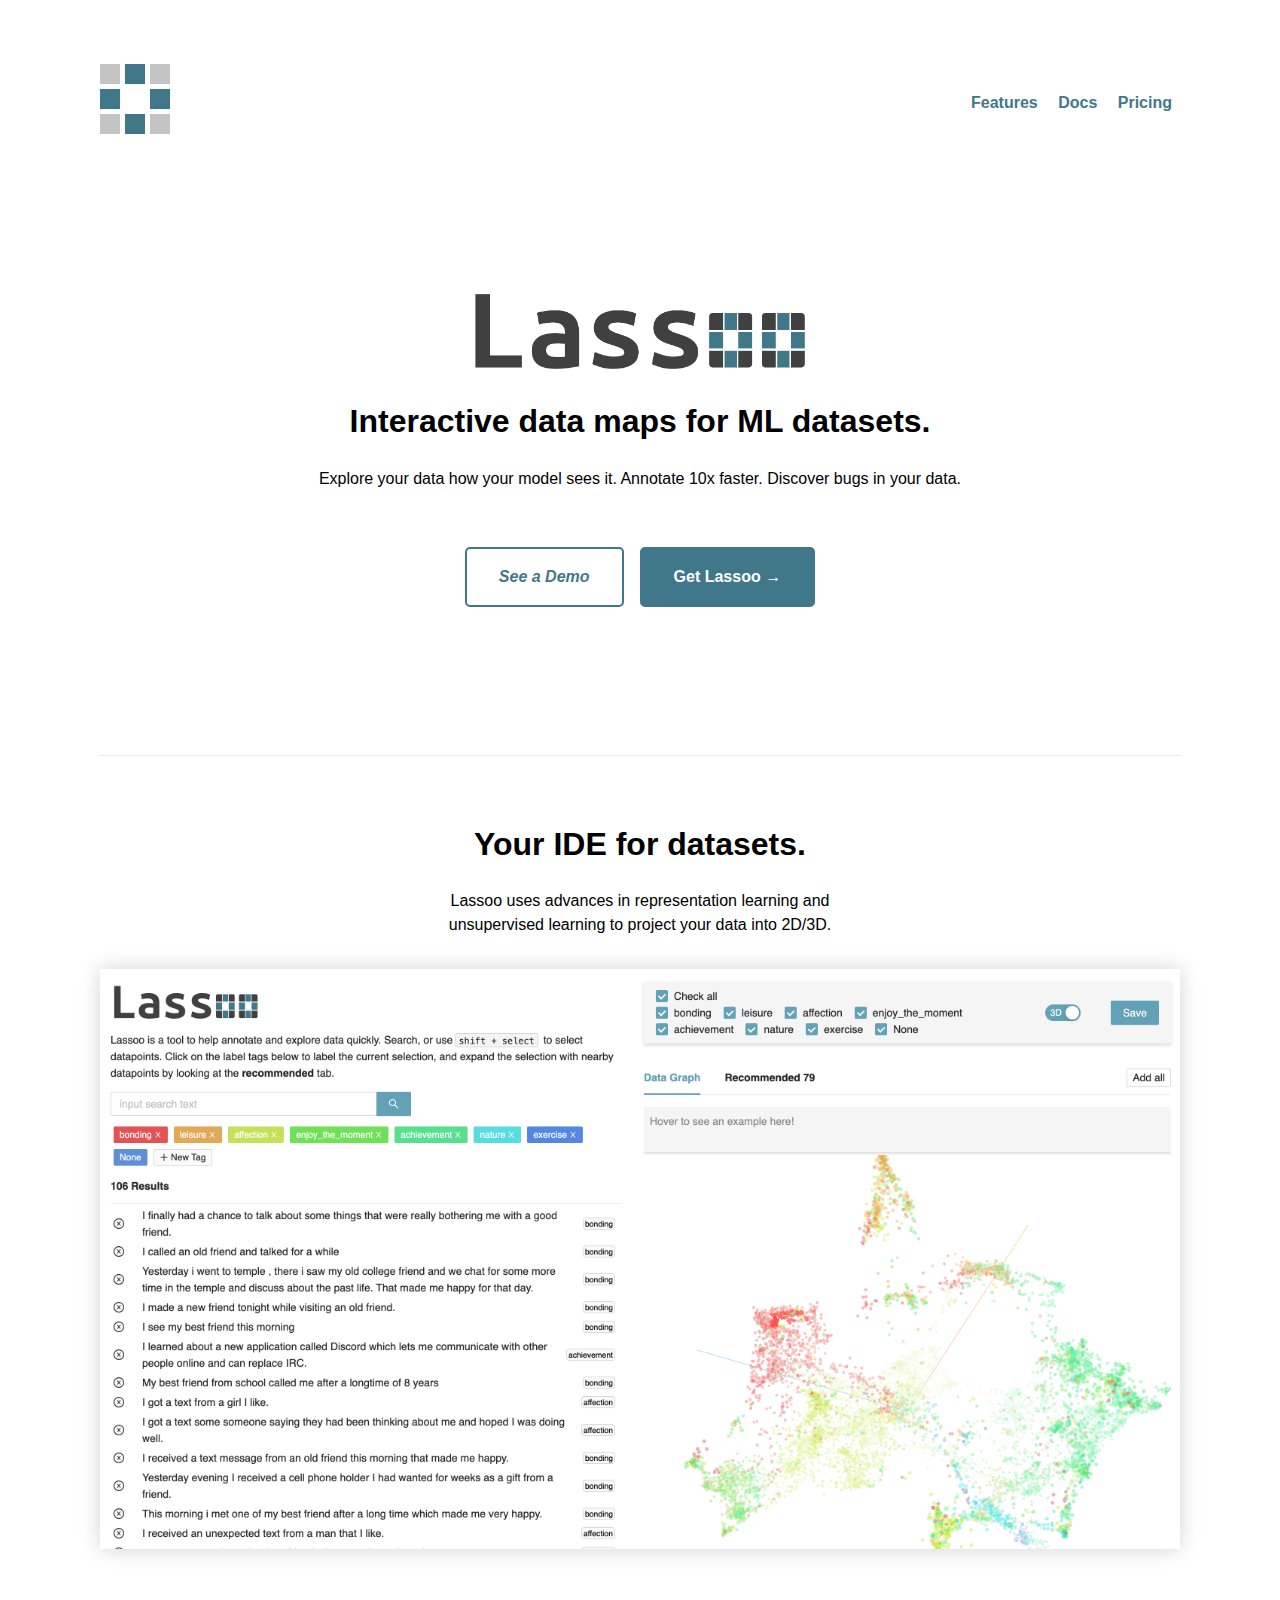
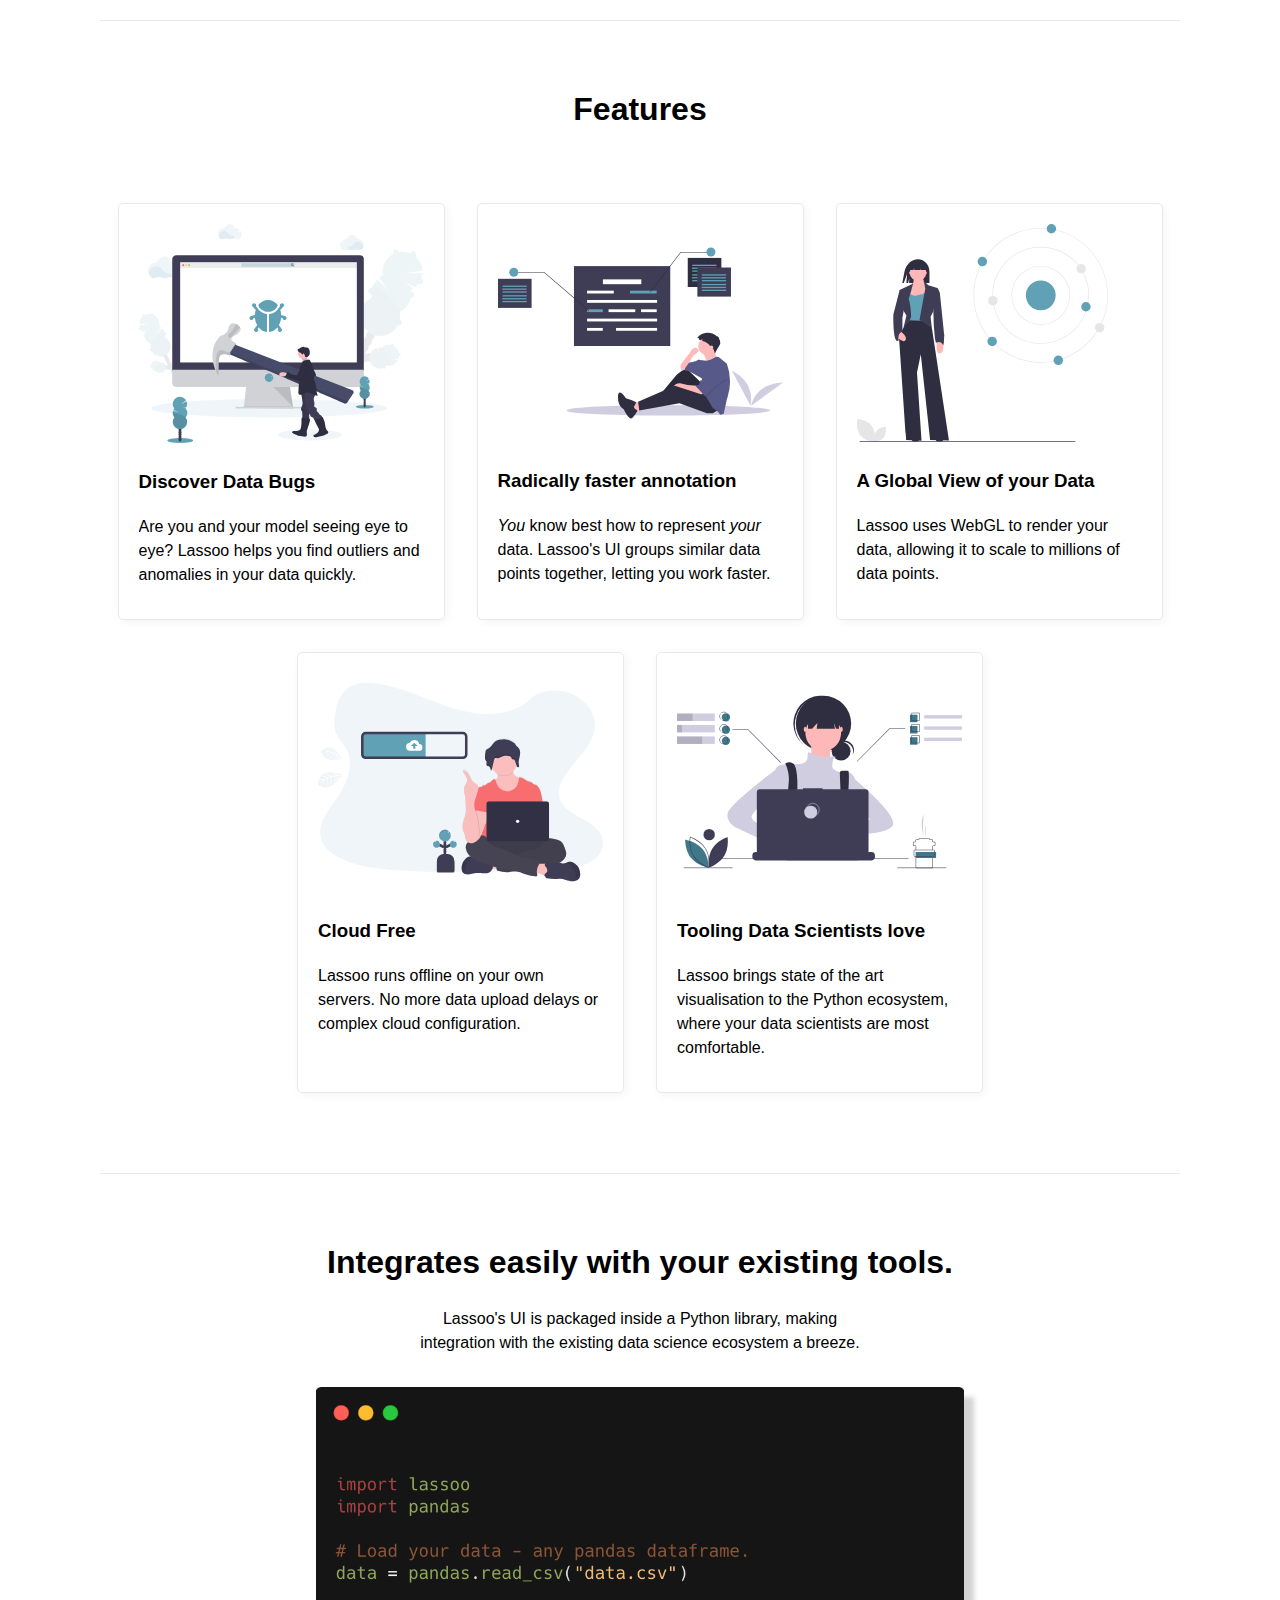
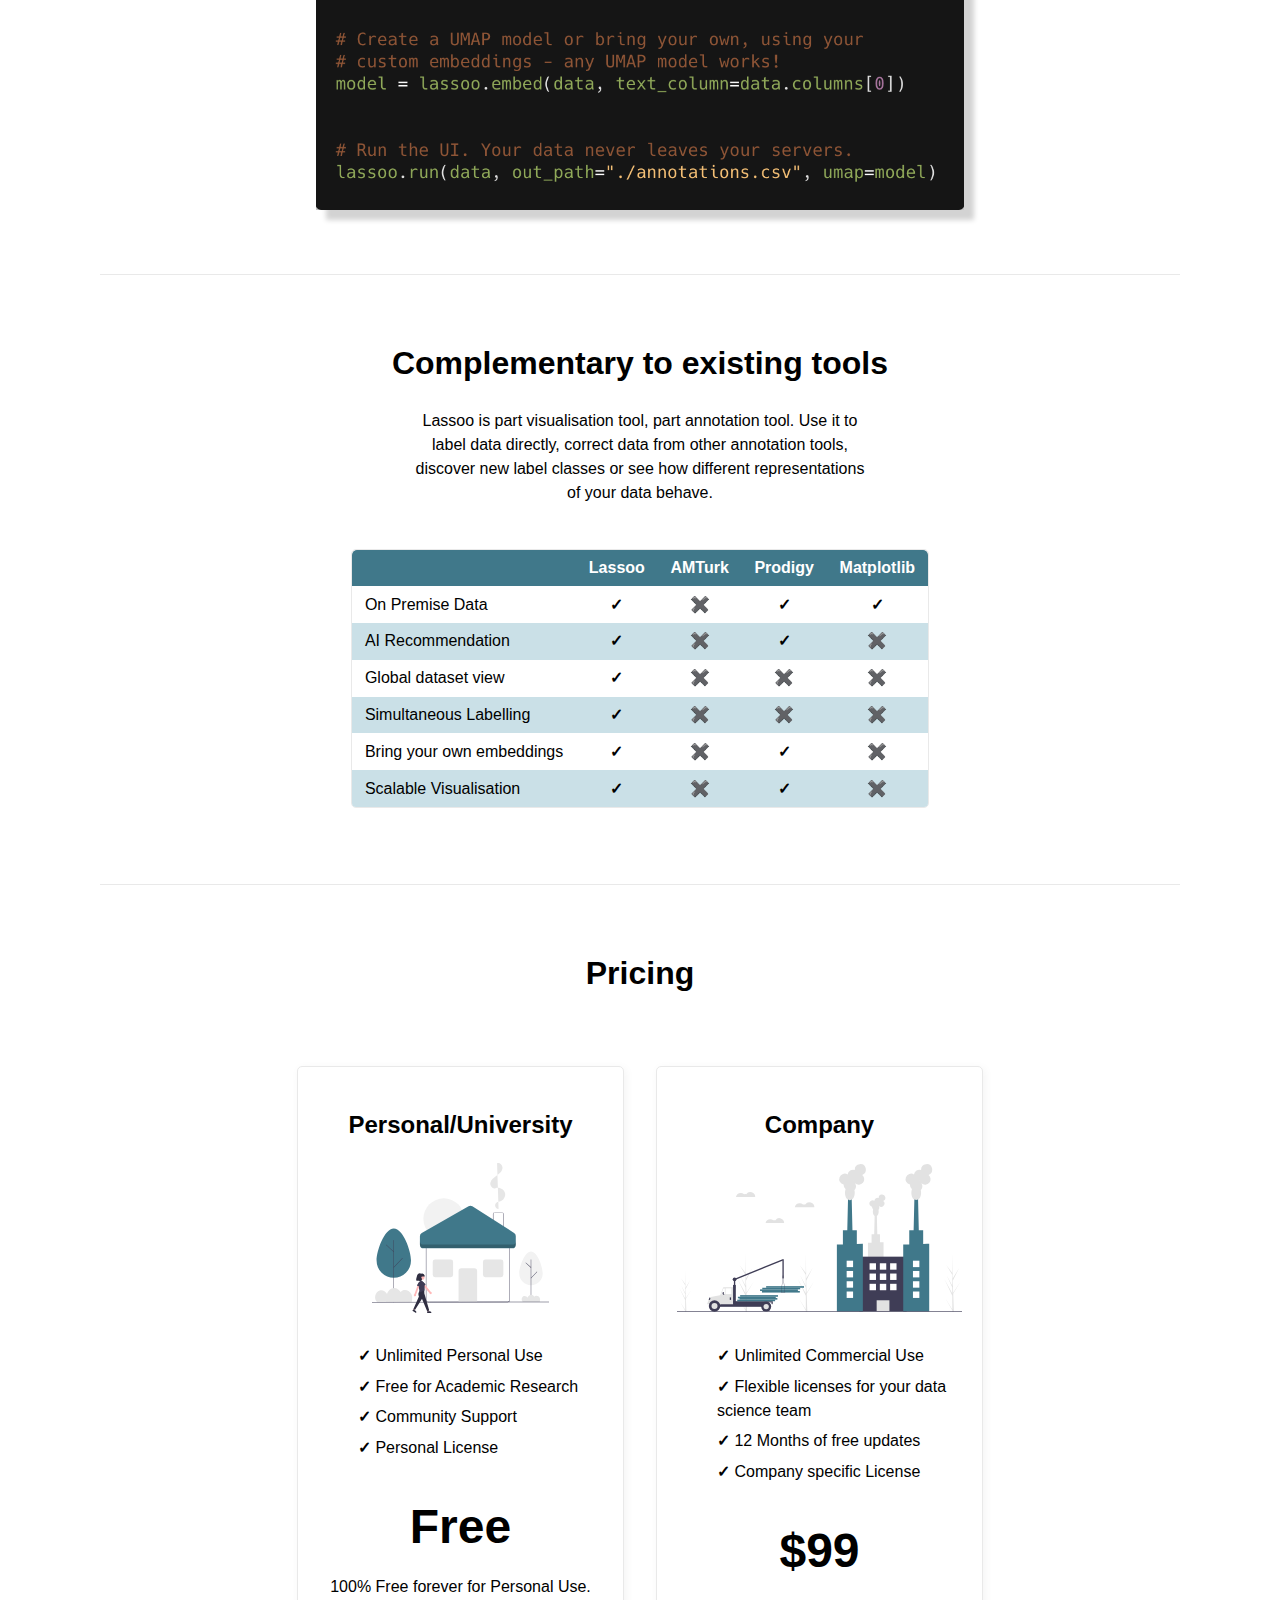
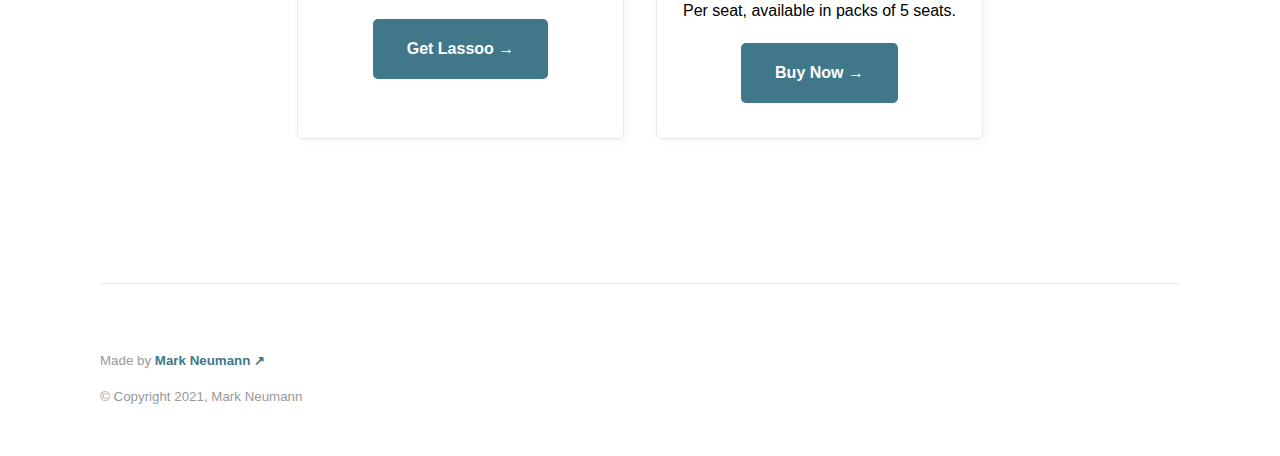
<file: index.html>
<!DOCTYPE html>
<html lang="en">

<head>
    <link rel="icon" href="./img/lassoo.png">
    <link rel="stylesheet" href="./mvp.css">

    <meta charset="utf-8">
    <meta name="description" content="My description">
    <meta name="viewport" content="width=device-width, initial-scale=1.0">
    <title>Lassoo</title>
</head>

<body>
    <header>
        <nav>
            <a href="/"><img alt="Logo" src="./img/lassoo.png" height="70"></a>
            <ul>
                <li><a href="#features">Features</a></li>
                <li><a href="./docs/index.html">Docs</a></li>
                <li><a href="#pricing">Pricing</a></li>
            </ul>
        </nav>

        <img alt="Logo" src="./img/lassoo-text.png" height="100">
        <h1>Interactive data maps for ML datasets.</h1>
        <p>Explore your data how your model sees it. Annotate 10x faster. Discover bugs in your data.</p>
        <br>
        <p><a href="#"><i>See a Demo</i></a><a href="#pricing"><b>Get Lassoo &rarr;</b></a></p>
    </header>
    <main>

        <hr>
        <figure>
            <header>
                <h1>Your IDE for datasets.</h1>
                <p style="max-width: var(--width-card-medium); display: block; margin: auto;">
                    Lassoo uses advances in representation learning and unsupervised learning to project your data into 2D/3D.
                </p>
            </header>
            <img style="box-shadow: 0px 0px 20px lightgray;" alt="example user interface" src="img/overview.png">
        </figure>
        <hr>

        <header>
            <h1 id="features">Features</h1>
        </header>
        <section>
            <aside>
                <img alt="example code" src="img/undraw_bug_fixing.svg">
                <h3>Discover Data Bugs</h3>
                <p>Are you and your model seeing eye to eye? Lassoo helps you find outliers and anomalies in your data quickly.</p>
            </aside>
            <aside>
                <img alt="example code" src="img/undraw_annotation.svg" height="218">
                <h3>Radically faster annotation</h3>
                <p><i>You</i> know best how to represent <i>your</i> data. Lassoo's UI groups similar data points together, letting you work faster.</p>
            </aside>
            <aside>
                <img alt="example code" src="img/undraw_data_extraction.svg" height="218">
                <h3>A Global View of your Data</h3>
                <p>Lassoo uses WebGL to render your data, allowing it to scale to millions of data points.</p>
            </aside>
            <aside>
                <img alt="example code" src="img/undraw_uploading.svg" height="218">
                <h3>Cloud Free</h3>
                <p>Lassoo runs offline on your own servers. No more data upload delays or complex cloud configuration.</p>
            </aside>
            <aside>
                <img alt="example code" src="img/undraw_dev_focus.svg" height="218">
                <h3>Tooling Data Scientists love</h3>
                <p>Lassoo brings state of the art visualisation to the Python ecosystem, where your data scientists are most comfortable.</p>
            </aside>
        </section>
        <hr>

        <figure>
            <header>
                <h1>Integrates easily with your existing tools.</h1>
            <p style="max-width: var(--width-card-medium); display: block; margin: auto;">
                Lassoo's UI is packaged inside a Python library, making integration with the existing data science ecosystem a breeze.
            </p>
            </header>
            <img style="box-shadow: 10px 10px 5px lightgray; display: block; margin-left: auto; margin-right: auto;" alt="example code" src="img/code-example.png" width="60%">
        </figure>

        <hr>

        <header>
            <h1>Complementary to existing tools</h1>
            <p style="max-width: var(--width-card-medium); display: block; margin: auto;">
                Lassoo is part visualisation tool, part annotation tool. 
                Use it to label data directly, correct data from other annotation tools,
                discover new label classes or see how different representations of your data behave.
            </p>
        </header>
        <section>
            <table style="margin: 12px;">
                <thead>
                    <tr>
                        <th></th>
                        <th>Lassoo</th>
                        <th>AMTurk</th>
                        <th>Prodigy</th>
                        <th>Matplotlib</th>
                    </tr>
                </thead>
                <tr>
                    <td>On Premise Data</td>
                    <td><b>✓</b></td>
                    <td>✖️</td>
                    <td><b>✓</b></td>
                    <td><b>✓</b></td>
                </tr>

                <tr>
                    <td>AI Recommendation</td>
                    <td><b>✓</b></td>
                    <td>✖️</td>
                    <td><b>✓</b></td>
                    <td>✖️</td>
                </tr>
                <tr>
                    <td>Global dataset view</td>
                    <td><b>✓</b></td>
                    <td>✖️</td>
                    <td>✖️</td>
                    <td>✖️</td>
                </tr>
                <tr>
                    <td>Simultaneous Labelling</td>
                    <td><b>✓</b></td>
                    <td>✖️</td>
                    <td>✖️</td>
                    <td>✖️</td>
                </tr>
                <tr>
                    <td>Bring your own embeddings</td>
                    <td><b>✓</b></td>
                    <td>✖️</td>
                    <td><b>✓</b></td>
                    <td>✖️</td>
                </tr>                
                <tr>
                    <td>Scalable Visualisation</td>
                    <td><b>✓</b></td>
                    <td>✖️</td>
                    <td><b>✓</b></td>
                    <td>✖️</td>
                </tr>
            </table>

        </section>

        <hr>

        <figure id="pricing">
            <header>
                <h1>Pricing</h1>
                <p></p>
            </header>
            <section>
            <aside style="max-width: var(--width-card-medium)">
                <h2 style="text-align: center;">Personal/University</h2>
                <img style="display: block; margin: auto;" alt="example code" src="img/undraw_home.svg" height="150">
                <p>
                    <ul>
                        <li> <b>✓</b> Unlimited Personal Use</li>
                        <li> <b>✓</b> Free for Academic Research</li>
                        <li> <b>✓</b> Community Support</li>
                        <li> <b>✓</b> Personal License</li>
                    </ul>
                </p>
                
                <p style="text-align: center; font-size: 3em; font-weight: bold;">
                    Free
                </p>
                <p style="text-align: center;">100% Free forever for Personal Use.</p>
                <a style="display: block; text-align: center;">
                    <b>
                        Get Lassoo &rarr;
                    </b>
                </a>
            </aside>

            <aside style="max-width: var(--width-card-medium)">
                <h2 style="text-align: center;">Company</h2>
                <img style="display: block; margin: auto;" alt="example code" src="img/undraw_company.svg" height="150">
                <p>
                    <ul>
                        <li> <b>✓</b> Unlimited Commercial Use</li>
                        <li> <b>✓</b> Flexible licenses for your data science team</li>
                        <li> <b>✓</b> 12 Months of free updates</li>
                        <li> <b>✓</b> Company specific License</li>
                    </ul>
                </p>
                <p style="text-align: center; font-size: 3em; font-weight: bold;">
                    $99
                </p>
                <p style="text-align: center;">Per seat, available in packs of 5 seats.</p>
                <a style="display: block; text-align: center;">
                    <b>
                        Buy Now &rarr;
                    </b>
                </a>

            </aside>
        </section>
        </figure>




    </main>
    <footer>
        <hr>
        <p>
            <small>
                Made by <a href="http://markneumann.xyz" target="_blank">Mark Neumann ↗ </a>
            </small>
        </p>
        <small>&copy; Copyright 2021, Mark Neumann</small>
    </footer>
</body>

</html>
</file>
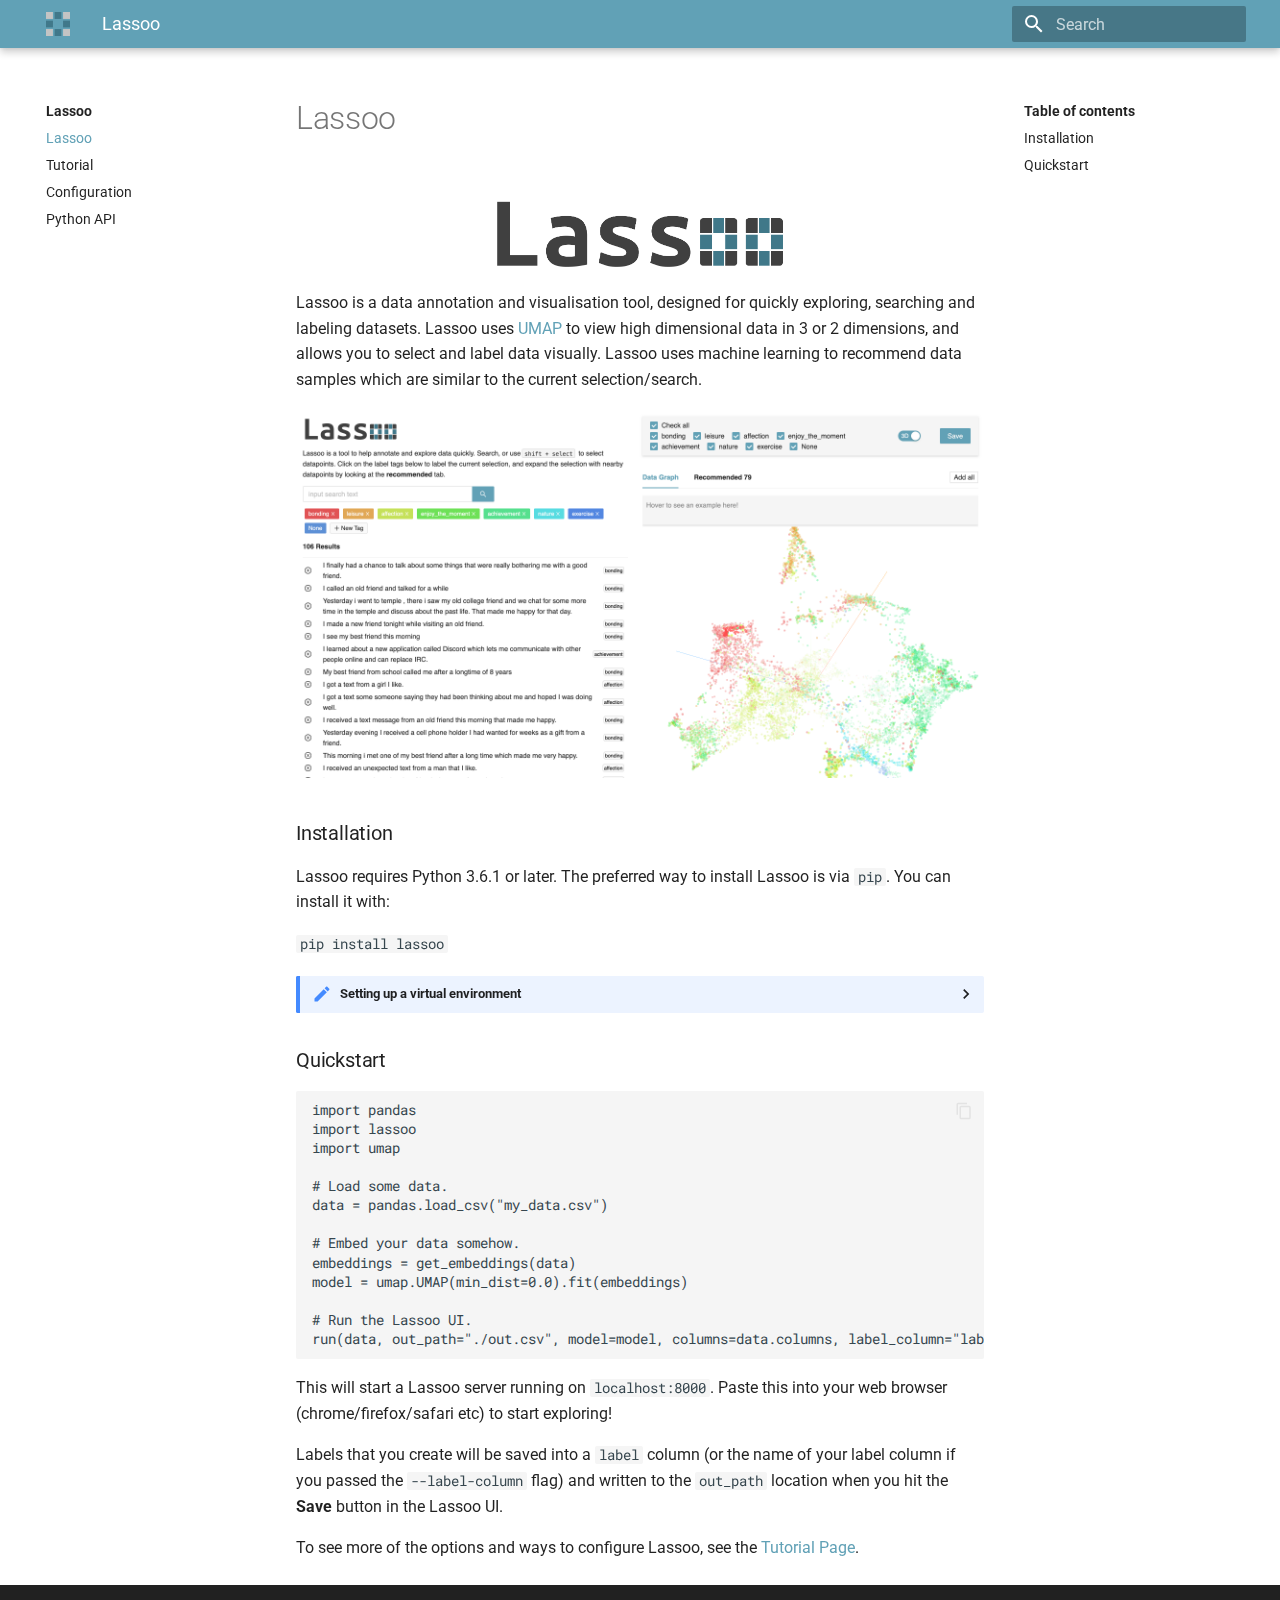
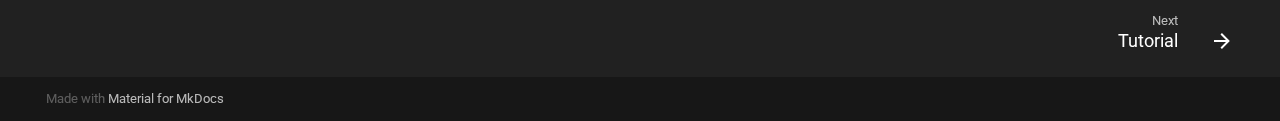
<file: docs/index.html>
<!doctype html>
<html lang="en" class="no-js">
  <head>
    
      <meta charset="utf-8">
      <meta name="viewport" content="width=device-width,initial-scale=1">
      
      
      
      
      <link rel="icon" href="img/lassoo.svg">
      <meta name="generator" content="mkdocs-1.1.2, mkdocs-material-7.1.0">
    
    
      
        <title>Lassoo</title>
      
    
    
      <link rel="stylesheet" href="assets/stylesheets/main.33e2939f.min.css">
      
        
        <link rel="stylesheet" href="assets/stylesheets/palette.ef6f36e2.min.css">
        
      
    
    
    
      
        
        <link rel="preconnect" href="https://fonts.gstatic.com" crossorigin>
        <link rel="stylesheet" href="https://fonts.googleapis.com/css?family=Roboto:300,400,400i,700%7CRoboto+Mono&display=fallback">
        <style>:root{--md-text-font-family:"Roboto";--md-code-font-family:"Roboto Mono"}</style>
      
    
    
    
      <link rel="stylesheet" href="extra.css">
    
    
      
    
    
  </head>
  
  
    
    
    
    
    
    <body dir="ltr" data-md-color-scheme="" data-md-color-primary="none" data-md-color-accent="none">
  
    
    <script>function __prefix(e){return new URL(".",location).pathname+"."+e}function __get(e,t=localStorage){return JSON.parse(t.getItem(__prefix(e)))}</script>
    
    <input class="md-toggle" data-md-toggle="drawer" type="checkbox" id="__drawer" autocomplete="off">
    <input class="md-toggle" data-md-toggle="search" type="checkbox" id="__search" autocomplete="off">
    <label class="md-overlay" for="__drawer"></label>
    <div data-md-component="skip">
      
        
        <a href="#installation" class="md-skip">
          Skip to content
        </a>
      
    </div>
    <div data-md-component="announce">
      
    </div>
    
      <header class="md-header" data-md-component="header">
  <nav class="md-header__inner md-grid" aria-label="Header">
    <a href="." title="Lassoo" class="md-header__button md-logo" aria-label="Lassoo" data-md-component="logo">
      
  <img src="img/lassoo.svg" alt="logo">

    </a>
    <label class="md-header__button md-icon" for="__drawer">
      <svg xmlns="http://www.w3.org/2000/svg" viewBox="0 0 24 24"><path d="M3 6h18v2H3V6m0 5h18v2H3v-2m0 5h18v2H3v-2z"/></svg>
    </label>
    <div class="md-header__title" data-md-component="header-title">
      <div class="md-header__ellipsis">
        <div class="md-header__topic">
          <span class="md-ellipsis">
            Lassoo
          </span>
        </div>
        <div class="md-header__topic" data-md-component="header-topic">
          <span class="md-ellipsis">
            
              Lassoo
            
          </span>
        </div>
      </div>
    </div>
    
    
    
      <label class="md-header__button md-icon" for="__search">
        <svg xmlns="http://www.w3.org/2000/svg" viewBox="0 0 24 24"><path d="M9.5 3A6.5 6.5 0 0 1 16 9.5c0 1.61-.59 3.09-1.56 4.23l.27.27h.79l5 5-1.5 1.5-5-5v-.79l-.27-.27A6.516 6.516 0 0 1 9.5 16 6.5 6.5 0 0 1 3 9.5 6.5 6.5 0 0 1 9.5 3m0 2C7 5 5 7 5 9.5S7 14 9.5 14 14 12 14 9.5 12 5 9.5 5z"/></svg>
      </label>
      
<div class="md-search" data-md-component="search" role="dialog">
  <label class="md-search__overlay" for="__search"></label>
  <div class="md-search__inner" role="search">
    <form class="md-search__form" name="search">
      <input type="text" class="md-search__input" name="query" aria-label="Search" placeholder="Search" autocapitalize="off" autocorrect="off" autocomplete="off" spellcheck="false" data-md-component="search-query" data-md-state="active" required>
      <label class="md-search__icon md-icon" for="__search">
        <svg xmlns="http://www.w3.org/2000/svg" viewBox="0 0 24 24"><path d="M9.5 3A6.5 6.5 0 0 1 16 9.5c0 1.61-.59 3.09-1.56 4.23l.27.27h.79l5 5-1.5 1.5-5-5v-.79l-.27-.27A6.516 6.516 0 0 1 9.5 16 6.5 6.5 0 0 1 3 9.5 6.5 6.5 0 0 1 9.5 3m0 2C7 5 5 7 5 9.5S7 14 9.5 14 14 12 14 9.5 12 5 9.5 5z"/></svg>
        <svg xmlns="http://www.w3.org/2000/svg" viewBox="0 0 24 24"><path d="M20 11v2H8l5.5 5.5-1.42 1.42L4.16 12l7.92-7.92L13.5 5.5 8 11h12z"/></svg>
      </label>
      <button type="reset" class="md-search__icon md-icon" aria-label="Clear" tabindex="-1">
        <svg xmlns="http://www.w3.org/2000/svg" viewBox="0 0 24 24"><path d="M19 6.41 17.59 5 12 10.59 6.41 5 5 6.41 10.59 12 5 17.59 6.41 19 12 13.41 17.59 19 19 17.59 13.41 12 19 6.41z"/></svg>
      </button>
    </form>
    <div class="md-search__output">
      <div class="md-search__scrollwrap" data-md-scrollfix>
        <div class="md-search-result" data-md-component="search-result">
          <div class="md-search-result__meta">
            Initializing search
          </div>
          <ol class="md-search-result__list"></ol>
        </div>
      </div>
    </div>
  </div>
</div>
    
    
  </nav>
</header>
    
    <div class="md-container" data-md-component="container">
      
      
        
      
      <main class="md-main" data-md-component="main">
        <div class="md-main__inner md-grid">
          
            
              
              <div class="md-sidebar md-sidebar--primary" data-md-component="sidebar" data-md-type="navigation" >
                <div class="md-sidebar__scrollwrap">
                  <div class="md-sidebar__inner">
                    


<nav class="md-nav md-nav--primary" aria-label="Navigation" data-md-level="0">
  <label class="md-nav__title" for="__drawer">
    <a href="." title="Lassoo" class="md-nav__button md-logo" aria-label="Lassoo" data-md-component="logo">
      
  <img src="img/lassoo.svg" alt="logo">

    </a>
    Lassoo
  </label>
  
  <ul class="md-nav__list" data-md-scrollfix>
    
      
      
      

  
  
    
  
  
    <li class="md-nav__item md-nav__item--active">
      
      <input class="md-nav__toggle md-toggle" data-md-toggle="toc" type="checkbox" id="__toc">
      
      
        <label class="md-nav__link md-nav__link--active" for="__toc">
          Lassoo
          <span class="md-nav__icon md-icon"></span>
        </label>
      
      <a href="." class="md-nav__link md-nav__link--active">
        Lassoo
      </a>
      
        
<nav class="md-nav md-nav--secondary" aria-label="Table of contents">
  
  
  
    <label class="md-nav__title" for="__toc">
      <span class="md-nav__icon md-icon"></span>
      Table of contents
    </label>
    <ul class="md-nav__list" data-md-component="toc" data-md-scrollfix>
      
        <li class="md-nav__item">
  <a href="#installation" class="md-nav__link">
    Installation
  </a>
  
</li>
      
        <li class="md-nav__item">
  <a href="#quickstart" class="md-nav__link">
    Quickstart
  </a>
  
</li>
      
    </ul>
  
</nav>
      
    </li>
  

    
      
      
      

  
  
  
    <li class="md-nav__item">
      <a href="tutorial/" class="md-nav__link">
        Tutorial
      </a>
    </li>
  

    
      
      
      

  
  
  
    <li class="md-nav__item">
      <a href="configuration/" class="md-nav__link">
        Configuration
      </a>
    </li>
  

    
      
      
      

  
  
  
    <li class="md-nav__item">
      <a href="python/" class="md-nav__link">
        Python API
      </a>
    </li>
  

    
  </ul>
</nav>
                  </div>
                </div>
              </div>
            
            
              
              <div class="md-sidebar md-sidebar--secondary" data-md-component="sidebar" data-md-type="toc" >
                <div class="md-sidebar__scrollwrap">
                  <div class="md-sidebar__inner">
                    
<nav class="md-nav md-nav--secondary" aria-label="Table of contents">
  
  
  
    <label class="md-nav__title" for="__toc">
      <span class="md-nav__icon md-icon"></span>
      Table of contents
    </label>
    <ul class="md-nav__list" data-md-component="toc" data-md-scrollfix>
      
        <li class="md-nav__item">
  <a href="#installation" class="md-nav__link">
    Installation
  </a>
  
</li>
      
        <li class="md-nav__item">
  <a href="#quickstart" class="md-nav__link">
    Quickstart
  </a>
  
</li>
      
    </ul>
  
</nav>
                  </div>
                </div>
              </div>
            
          
          <div class="md-content" data-md-component="content">
            <article class="md-content__inner md-typeset">
              
                
                
                  <h1>Lassoo</h1>
                
                <p align="center">
<img src="./img/lassoo-text.png" width="300" title="hover text"> 
</p>

<p>Lassoo is a data annotation and visualisation tool, designed for quickly exploring, searching and labeling datasets. Lassoo uses <a href="https://umap-learn.readthedocs.io/en/latest/">UMAP</a> to view high dimensional data in 3 or 2 dimensions, and
allows you to select and label data visually. Lassoo uses machine learning to recommend data samples which are similar
to the current selection/search.</p>
<p><img src="./img/overview.png" title="ui example"> </p>
<h3 id="installation">Installation<a class="headerlink" href="#installation" title="Permanent link">#</a></h3>
<p>Lassoo requires Python 3.6.1 or later.
The preferred way to install Lassoo is via <code>pip</code>. You can install it with:</p>
<p><code>pip install lassoo</code></p>
<details>
<summary>Setting up a virtual environment </summary>

[Conda](https://conda.io/) can be used set up a virtual environment with the
version of Python required for Lassoo.  If you already have a Python 3
environment you want to use, you can skip to the 'installing via pip' section.

1.  [Download and install Conda](https://conda.io/projects/conda/en/latest/user-guide/install/index.html).

2.  Create a Conda environment with Python 3.7 (3.6 or 3.8 would work as well):

    ```
    conda create -n lassoo python=3.7
    ```

3.  Activate the Conda environment. You will need to activate the Conda environment in each terminal in which you want to use Lassoo:

    ```
    conda activate lassoo
    ```

</details>

<h3 id="quickstart">Quickstart<a class="headerlink" href="#quickstart" title="Permanent link">#</a></h3>
<div class="codehilite"><pre><span></span><code><span class="kn">import</span> <span class="nn">pandas</span>
<span class="kn">import</span> <span class="nn">lassoo</span>
<span class="kn">import</span> <span class="nn">umap</span>

<span class="c1"># Load some data.</span>
<span class="n">data</span> <span class="o">=</span> <span class="n">pandas</span><span class="o">.</span><span class="n">load_csv</span><span class="p">(</span><span class="s2">&quot;my_data.csv&quot;</span><span class="p">)</span>

<span class="c1"># Embed your data somehow.</span>
<span class="n">embeddings</span> <span class="o">=</span> <span class="n">get_embeddings</span><span class="p">(</span><span class="n">data</span><span class="p">)</span>
<span class="n">model</span> <span class="o">=</span> <span class="n">umap</span><span class="o">.</span><span class="n">UMAP</span><span class="p">(</span><span class="n">min_dist</span><span class="o">=</span><span class="mf">0.0</span><span class="p">)</span><span class="o">.</span><span class="n">fit</span><span class="p">(</span><span class="n">embeddings</span><span class="p">)</span>

<span class="c1"># Run the Lassoo UI.</span>
<span class="n">run</span><span class="p">(</span><span class="n">data</span><span class="p">,</span> <span class="n">out_path</span><span class="o">=</span><span class="s2">&quot;./out.csv&quot;</span><span class="p">,</span> <span class="n">model</span><span class="o">=</span><span class="n">model</span><span class="p">,</span> <span class="n">columns</span><span class="o">=</span><span class="n">data</span><span class="o">.</span><span class="n">columns</span><span class="p">,</span> <span class="n">label_column</span><span class="o">=</span><span class="s2">&quot;label&quot;</span><span class="p">)</span>
</code></pre></div>

<p>This will start a Lassoo server running on <code>localhost:8000</code>. Paste this into your web browser (chrome/firefox/safari etc) to start exploring!</p>
<p>Labels that you create will be saved into a <code>label</code> column (or the name of your label column if you passed the <code>--label-column</code> flag) and written to the <code>out_path</code> location when you hit the <strong>Save</strong> button in the Lassoo UI.</p>
<p>To see more of the options and ways to configure Lassoo, see the <a href="tutorial/">Tutorial Page</a>.</p>
                
              
              
                


              
            </article>
          </div>
        </div>
        
      </main>
      
        
<footer class="md-footer">
  
    <nav class="md-footer__inner md-grid" aria-label="Footer">
      
      
        <a href="tutorial/" class="md-footer__link md-footer__link--next" rel="next">
          <div class="md-footer__title">
            <div class="md-ellipsis">
              <span class="md-footer__direction">
                Next
              </span>
              Tutorial
            </div>
          </div>
          <div class="md-footer__button md-icon">
            <svg xmlns="http://www.w3.org/2000/svg" viewBox="0 0 24 24"><path d="M4 11v2h12l-5.5 5.5 1.42 1.42L19.84 12l-7.92-7.92L10.5 5.5 16 11H4z"/></svg>
          </div>
        </a>
      
    </nav>
  
  <div class="md-footer-meta md-typeset">
    <div class="md-footer-meta__inner md-grid">
      <div class="md-footer-copyright">
        
        Made with
        <a href="https://squidfunk.github.io/mkdocs-material/" target="_blank" rel="noopener">
          Material for MkDocs
        </a>
        
      </div>
      
    </div>
  </div>
</footer>
      
    </div>
    <div class="md-dialog" data-md-component="dialog">
      <div class="md-dialog__inner md-typeset"></div>
    </div>
    <script id="__config" type="application/json">{"base": ".", "features": [], "translations": {"clipboard.copy": "Copy to clipboard", "clipboard.copied": "Copied to clipboard", "search.config.lang": "en", "search.config.pipeline": "trimmer, stopWordFilter", "search.config.separator": "[\\s\\-]+", "search.placeholder": "Search", "search.result.placeholder": "Type to start searching", "search.result.none": "No matching documents", "search.result.one": "1 matching document", "search.result.other": "# matching documents", "search.result.more.one": "1 more on this page", "search.result.more.other": "# more on this page", "search.result.term.missing": "Missing"}, "search": "assets/javascripts/workers/search.fe42c31b.min.js", "version": null}</script>
    
    
      <script src="assets/javascripts/bundle.d892486b.min.js"></script>
      
    
  </body>
</html>
</file>
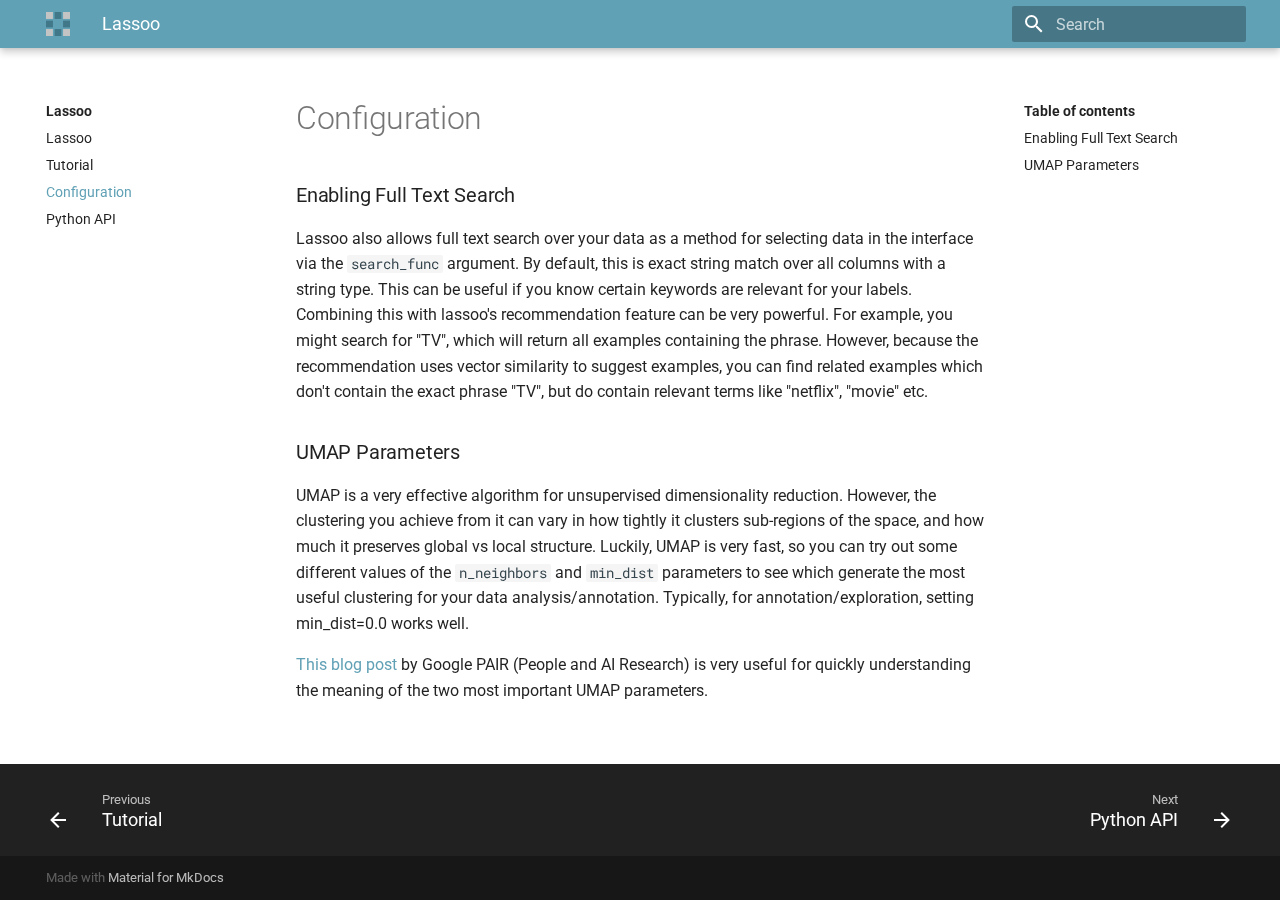
<file: docs/configuration/index.html>
<!doctype html>
<html lang="en" class="no-js">
  <head>
    
      <meta charset="utf-8">
      <meta name="viewport" content="width=device-width,initial-scale=1">
      
      
      
      
      <link rel="icon" href="../img/lassoo.svg">
      <meta name="generator" content="mkdocs-1.1.2, mkdocs-material-7.1.0">
    
    
      
        <title>Configuration - Lassoo</title>
      
    
    
      <link rel="stylesheet" href="../assets/stylesheets/main.33e2939f.min.css">
      
        
        <link rel="stylesheet" href="../assets/stylesheets/palette.ef6f36e2.min.css">
        
      
    
    
    
      
        
        <link rel="preconnect" href="https://fonts.gstatic.com" crossorigin>
        <link rel="stylesheet" href="https://fonts.googleapis.com/css?family=Roboto:300,400,400i,700%7CRoboto+Mono&display=fallback">
        <style>:root{--md-text-font-family:"Roboto";--md-code-font-family:"Roboto Mono"}</style>
      
    
    
    
      <link rel="stylesheet" href="../extra.css">
    
    
      
    
    
  </head>
  
  
    
    
    
    
    
    <body dir="ltr" data-md-color-scheme="" data-md-color-primary="none" data-md-color-accent="none">
  
    
    <script>function __prefix(e){return new URL("..",location).pathname+"."+e}function __get(e,t=localStorage){return JSON.parse(t.getItem(__prefix(e)))}</script>
    
    <input class="md-toggle" data-md-toggle="drawer" type="checkbox" id="__drawer" autocomplete="off">
    <input class="md-toggle" data-md-toggle="search" type="checkbox" id="__search" autocomplete="off">
    <label class="md-overlay" for="__drawer"></label>
    <div data-md-component="skip">
      
        
        <a href="#enabling-full-text-search" class="md-skip">
          Skip to content
        </a>
      
    </div>
    <div data-md-component="announce">
      
    </div>
    
      <header class="md-header" data-md-component="header">
  <nav class="md-header__inner md-grid" aria-label="Header">
    <a href=".." title="Lassoo" class="md-header__button md-logo" aria-label="Lassoo" data-md-component="logo">
      
  <img src="../img/lassoo.svg" alt="logo">

    </a>
    <label class="md-header__button md-icon" for="__drawer">
      <svg xmlns="http://www.w3.org/2000/svg" viewBox="0 0 24 24"><path d="M3 6h18v2H3V6m0 5h18v2H3v-2m0 5h18v2H3v-2z"/></svg>
    </label>
    <div class="md-header__title" data-md-component="header-title">
      <div class="md-header__ellipsis">
        <div class="md-header__topic">
          <span class="md-ellipsis">
            Lassoo
          </span>
        </div>
        <div class="md-header__topic" data-md-component="header-topic">
          <span class="md-ellipsis">
            
              Configuration
            
          </span>
        </div>
      </div>
    </div>
    
    
    
      <label class="md-header__button md-icon" for="__search">
        <svg xmlns="http://www.w3.org/2000/svg" viewBox="0 0 24 24"><path d="M9.5 3A6.5 6.5 0 0 1 16 9.5c0 1.61-.59 3.09-1.56 4.23l.27.27h.79l5 5-1.5 1.5-5-5v-.79l-.27-.27A6.516 6.516 0 0 1 9.5 16 6.5 6.5 0 0 1 3 9.5 6.5 6.5 0 0 1 9.5 3m0 2C7 5 5 7 5 9.5S7 14 9.5 14 14 12 14 9.5 12 5 9.5 5z"/></svg>
      </label>
      
<div class="md-search" data-md-component="search" role="dialog">
  <label class="md-search__overlay" for="__search"></label>
  <div class="md-search__inner" role="search">
    <form class="md-search__form" name="search">
      <input type="text" class="md-search__input" name="query" aria-label="Search" placeholder="Search" autocapitalize="off" autocorrect="off" autocomplete="off" spellcheck="false" data-md-component="search-query" data-md-state="active" required>
      <label class="md-search__icon md-icon" for="__search">
        <svg xmlns="http://www.w3.org/2000/svg" viewBox="0 0 24 24"><path d="M9.5 3A6.5 6.5 0 0 1 16 9.5c0 1.61-.59 3.09-1.56 4.23l.27.27h.79l5 5-1.5 1.5-5-5v-.79l-.27-.27A6.516 6.516 0 0 1 9.5 16 6.5 6.5 0 0 1 3 9.5 6.5 6.5 0 0 1 9.5 3m0 2C7 5 5 7 5 9.5S7 14 9.5 14 14 12 14 9.5 12 5 9.5 5z"/></svg>
        <svg xmlns="http://www.w3.org/2000/svg" viewBox="0 0 24 24"><path d="M20 11v2H8l5.5 5.5-1.42 1.42L4.16 12l7.92-7.92L13.5 5.5 8 11h12z"/></svg>
      </label>
      <button type="reset" class="md-search__icon md-icon" aria-label="Clear" tabindex="-1">
        <svg xmlns="http://www.w3.org/2000/svg" viewBox="0 0 24 24"><path d="M19 6.41 17.59 5 12 10.59 6.41 5 5 6.41 10.59 12 5 17.59 6.41 19 12 13.41 17.59 19 19 17.59 13.41 12 19 6.41z"/></svg>
      </button>
    </form>
    <div class="md-search__output">
      <div class="md-search__scrollwrap" data-md-scrollfix>
        <div class="md-search-result" data-md-component="search-result">
          <div class="md-search-result__meta">
            Initializing search
          </div>
          <ol class="md-search-result__list"></ol>
        </div>
      </div>
    </div>
  </div>
</div>
    
    
  </nav>
</header>
    
    <div class="md-container" data-md-component="container">
      
      
        
      
      <main class="md-main" data-md-component="main">
        <div class="md-main__inner md-grid">
          
            
              
              <div class="md-sidebar md-sidebar--primary" data-md-component="sidebar" data-md-type="navigation" >
                <div class="md-sidebar__scrollwrap">
                  <div class="md-sidebar__inner">
                    


<nav class="md-nav md-nav--primary" aria-label="Navigation" data-md-level="0">
  <label class="md-nav__title" for="__drawer">
    <a href=".." title="Lassoo" class="md-nav__button md-logo" aria-label="Lassoo" data-md-component="logo">
      
  <img src="../img/lassoo.svg" alt="logo">

    </a>
    Lassoo
  </label>
  
  <ul class="md-nav__list" data-md-scrollfix>
    
      
      
      

  
  
  
    <li class="md-nav__item">
      <a href=".." class="md-nav__link">
        Lassoo
      </a>
    </li>
  

    
      
      
      

  
  
  
    <li class="md-nav__item">
      <a href="../tutorial/" class="md-nav__link">
        Tutorial
      </a>
    </li>
  

    
      
      
      

  
  
    
  
  
    <li class="md-nav__item md-nav__item--active">
      
      <input class="md-nav__toggle md-toggle" data-md-toggle="toc" type="checkbox" id="__toc">
      
      
        <label class="md-nav__link md-nav__link--active" for="__toc">
          Configuration
          <span class="md-nav__icon md-icon"></span>
        </label>
      
      <a href="./" class="md-nav__link md-nav__link--active">
        Configuration
      </a>
      
        
<nav class="md-nav md-nav--secondary" aria-label="Table of contents">
  
  
  
    <label class="md-nav__title" for="__toc">
      <span class="md-nav__icon md-icon"></span>
      Table of contents
    </label>
    <ul class="md-nav__list" data-md-component="toc" data-md-scrollfix>
      
        <li class="md-nav__item">
  <a href="#enabling-full-text-search" class="md-nav__link">
    Enabling Full Text Search
  </a>
  
</li>
      
        <li class="md-nav__item">
  <a href="#umap-parameters" class="md-nav__link">
    UMAP Parameters
  </a>
  
</li>
      
    </ul>
  
</nav>
      
    </li>
  

    
      
      
      

  
  
  
    <li class="md-nav__item">
      <a href="../python/" class="md-nav__link">
        Python API
      </a>
    </li>
  

    
  </ul>
</nav>
                  </div>
                </div>
              </div>
            
            
              
              <div class="md-sidebar md-sidebar--secondary" data-md-component="sidebar" data-md-type="toc" >
                <div class="md-sidebar__scrollwrap">
                  <div class="md-sidebar__inner">
                    
<nav class="md-nav md-nav--secondary" aria-label="Table of contents">
  
  
  
    <label class="md-nav__title" for="__toc">
      <span class="md-nav__icon md-icon"></span>
      Table of contents
    </label>
    <ul class="md-nav__list" data-md-component="toc" data-md-scrollfix>
      
        <li class="md-nav__item">
  <a href="#enabling-full-text-search" class="md-nav__link">
    Enabling Full Text Search
  </a>
  
</li>
      
        <li class="md-nav__item">
  <a href="#umap-parameters" class="md-nav__link">
    UMAP Parameters
  </a>
  
</li>
      
    </ul>
  
</nav>
                  </div>
                </div>
              </div>
            
          
          <div class="md-content" data-md-component="content">
            <article class="md-content__inner md-typeset">
              
                
                
                  <h1>Configuration</h1>
                
                <h3 id="enabling-full-text-search">Enabling Full Text Search<a class="headerlink" href="#enabling-full-text-search" title="Permanent link">#</a></h3>
<p>Lassoo also allows full text search over your data as a method for selecting data in the interface via the <code>search_func</code> argument. By default, this is exact string match over all columns with a string type. This can be useful if you know certain keywords are relevant for your labels. Combining this with lassoo's recommendation feature can be very powerful. For example, you might search for "TV", which will return all examples containing the phrase. However, because the recommendation uses vector similarity to suggest examples, you can find related examples which don't contain the exact phrase "TV", but do contain relevant terms like "netflix", "movie" etc.</p>
<h3 id="umap-parameters">UMAP Parameters<a class="headerlink" href="#umap-parameters" title="Permanent link">#</a></h3>
<p>UMAP is a very effective algorithm for unsupervised dimensionality reduction. However, the clustering you achieve
from it can vary in how tightly it clusters sub-regions of the space, and how much it preserves global vs local structure. Luckily, UMAP is very fast, so you can try out some different values of the <code>n_neighbors</code> and <code>min_dist</code> parameters to see which generate the most useful clustering for your data analysis/annotation. Typically, for annotation/exploration, setting min_dist=0.0 works well. </p>
<p><a href="https://pair-code.github.io/understanding-umap/">This blog post</a> by Google PAIR (People and AI Research) is very useful for quickly understanding the meaning of the two most important UMAP parameters.</p>
                
              
              
                


              
            </article>
          </div>
        </div>
        
      </main>
      
        
<footer class="md-footer">
  
    <nav class="md-footer__inner md-grid" aria-label="Footer">
      
        <a href="../tutorial/" class="md-footer__link md-footer__link--prev" rel="prev">
          <div class="md-footer__button md-icon">
            <svg xmlns="http://www.w3.org/2000/svg" viewBox="0 0 24 24"><path d="M20 11v2H8l5.5 5.5-1.42 1.42L4.16 12l7.92-7.92L13.5 5.5 8 11h12z"/></svg>
          </div>
          <div class="md-footer__title">
            <div class="md-ellipsis">
              <span class="md-footer__direction">
                Previous
              </span>
              Tutorial
            </div>
          </div>
        </a>
      
      
        <a href="../python/" class="md-footer__link md-footer__link--next" rel="next">
          <div class="md-footer__title">
            <div class="md-ellipsis">
              <span class="md-footer__direction">
                Next
              </span>
              Python API
            </div>
          </div>
          <div class="md-footer__button md-icon">
            <svg xmlns="http://www.w3.org/2000/svg" viewBox="0 0 24 24"><path d="M4 11v2h12l-5.5 5.5 1.42 1.42L19.84 12l-7.92-7.92L10.5 5.5 16 11H4z"/></svg>
          </div>
        </a>
      
    </nav>
  
  <div class="md-footer-meta md-typeset">
    <div class="md-footer-meta__inner md-grid">
      <div class="md-footer-copyright">
        
        Made with
        <a href="https://squidfunk.github.io/mkdocs-material/" target="_blank" rel="noopener">
          Material for MkDocs
        </a>
        
      </div>
      
    </div>
  </div>
</footer>
      
    </div>
    <div class="md-dialog" data-md-component="dialog">
      <div class="md-dialog__inner md-typeset"></div>
    </div>
    <script id="__config" type="application/json">{"base": "..", "features": [], "translations": {"clipboard.copy": "Copy to clipboard", "clipboard.copied": "Copied to clipboard", "search.config.lang": "en", "search.config.pipeline": "trimmer, stopWordFilter", "search.config.separator": "[\\s\\-]+", "search.placeholder": "Search", "search.result.placeholder": "Type to start searching", "search.result.none": "No matching documents", "search.result.one": "1 matching document", "search.result.other": "# matching documents", "search.result.more.one": "1 more on this page", "search.result.more.other": "# more on this page", "search.result.term.missing": "Missing"}, "search": "../assets/javascripts/workers/search.fe42c31b.min.js", "version": null}</script>
    
    
      <script src="../assets/javascripts/bundle.d892486b.min.js"></script>
      
    
  </body>
</html>
</file>
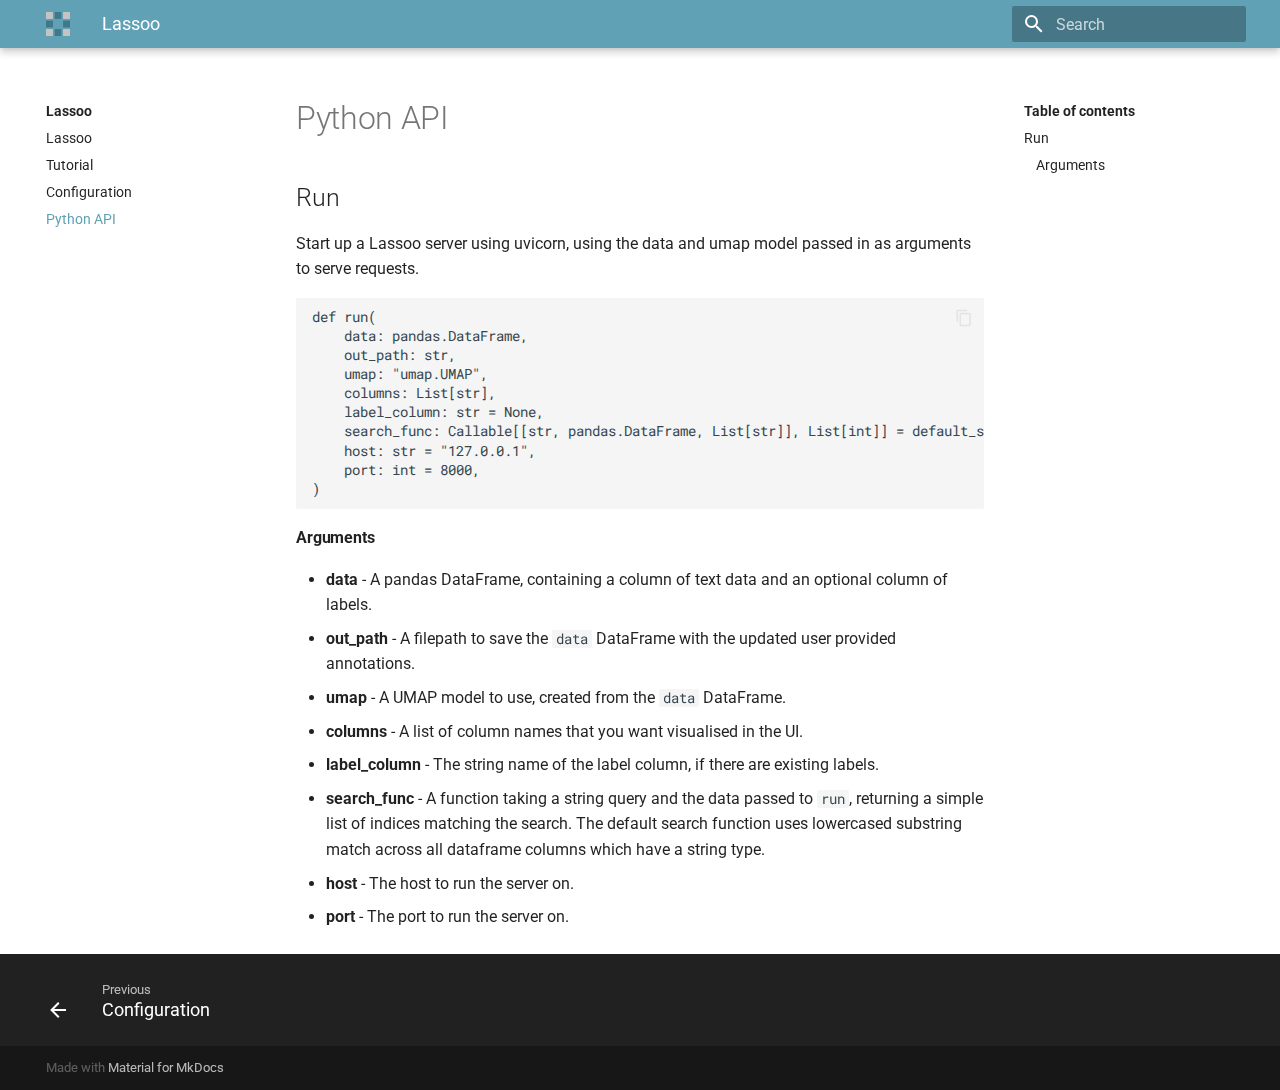
<file: docs/python/index.html>
<!doctype html>
<html lang="en" class="no-js">
  <head>
    
      <meta charset="utf-8">
      <meta name="viewport" content="width=device-width,initial-scale=1">
      
      
      
      
      <link rel="icon" href="../img/lassoo.svg">
      <meta name="generator" content="mkdocs-1.1.2, mkdocs-material-7.1.0">
    
    
      
        <title>Python API - Lassoo</title>
      
    
    
      <link rel="stylesheet" href="../assets/stylesheets/main.33e2939f.min.css">
      
        
        <link rel="stylesheet" href="../assets/stylesheets/palette.ef6f36e2.min.css">
        
      
    
    
    
      
        
        <link rel="preconnect" href="https://fonts.gstatic.com" crossorigin>
        <link rel="stylesheet" href="https://fonts.googleapis.com/css?family=Roboto:300,400,400i,700%7CRoboto+Mono&display=fallback">
        <style>:root{--md-text-font-family:"Roboto";--md-code-font-family:"Roboto Mono"}</style>
      
    
    
    
      <link rel="stylesheet" href="../extra.css">
    
    
      
    
    
  </head>
  
  
    
    
    
    
    
    <body dir="ltr" data-md-color-scheme="" data-md-color-primary="none" data-md-color-accent="none">
  
    
    <script>function __prefix(e){return new URL("..",location).pathname+"."+e}function __get(e,t=localStorage){return JSON.parse(t.getItem(__prefix(e)))}</script>
    
    <input class="md-toggle" data-md-toggle="drawer" type="checkbox" id="__drawer" autocomplete="off">
    <input class="md-toggle" data-md-toggle="search" type="checkbox" id="__search" autocomplete="off">
    <label class="md-overlay" for="__drawer"></label>
    <div data-md-component="skip">
      
        
        <a href="#run" class="md-skip">
          Skip to content
        </a>
      
    </div>
    <div data-md-component="announce">
      
    </div>
    
      <header class="md-header" data-md-component="header">
  <nav class="md-header__inner md-grid" aria-label="Header">
    <a href=".." title="Lassoo" class="md-header__button md-logo" aria-label="Lassoo" data-md-component="logo">
      
  <img src="../img/lassoo.svg" alt="logo">

    </a>
    <label class="md-header__button md-icon" for="__drawer">
      <svg xmlns="http://www.w3.org/2000/svg" viewBox="0 0 24 24"><path d="M3 6h18v2H3V6m0 5h18v2H3v-2m0 5h18v2H3v-2z"/></svg>
    </label>
    <div class="md-header__title" data-md-component="header-title">
      <div class="md-header__ellipsis">
        <div class="md-header__topic">
          <span class="md-ellipsis">
            Lassoo
          </span>
        </div>
        <div class="md-header__topic" data-md-component="header-topic">
          <span class="md-ellipsis">
            
              Python API
            
          </span>
        </div>
      </div>
    </div>
    
    
    
      <label class="md-header__button md-icon" for="__search">
        <svg xmlns="http://www.w3.org/2000/svg" viewBox="0 0 24 24"><path d="M9.5 3A6.5 6.5 0 0 1 16 9.5c0 1.61-.59 3.09-1.56 4.23l.27.27h.79l5 5-1.5 1.5-5-5v-.79l-.27-.27A6.516 6.516 0 0 1 9.5 16 6.5 6.5 0 0 1 3 9.5 6.5 6.5 0 0 1 9.5 3m0 2C7 5 5 7 5 9.5S7 14 9.5 14 14 12 14 9.5 12 5 9.5 5z"/></svg>
      </label>
      
<div class="md-search" data-md-component="search" role="dialog">
  <label class="md-search__overlay" for="__search"></label>
  <div class="md-search__inner" role="search">
    <form class="md-search__form" name="search">
      <input type="text" class="md-search__input" name="query" aria-label="Search" placeholder="Search" autocapitalize="off" autocorrect="off" autocomplete="off" spellcheck="false" data-md-component="search-query" data-md-state="active" required>
      <label class="md-search__icon md-icon" for="__search">
        <svg xmlns="http://www.w3.org/2000/svg" viewBox="0 0 24 24"><path d="M9.5 3A6.5 6.5 0 0 1 16 9.5c0 1.61-.59 3.09-1.56 4.23l.27.27h.79l5 5-1.5 1.5-5-5v-.79l-.27-.27A6.516 6.516 0 0 1 9.5 16 6.5 6.5 0 0 1 3 9.5 6.5 6.5 0 0 1 9.5 3m0 2C7 5 5 7 5 9.5S7 14 9.5 14 14 12 14 9.5 12 5 9.5 5z"/></svg>
        <svg xmlns="http://www.w3.org/2000/svg" viewBox="0 0 24 24"><path d="M20 11v2H8l5.5 5.5-1.42 1.42L4.16 12l7.92-7.92L13.5 5.5 8 11h12z"/></svg>
      </label>
      <button type="reset" class="md-search__icon md-icon" aria-label="Clear" tabindex="-1">
        <svg xmlns="http://www.w3.org/2000/svg" viewBox="0 0 24 24"><path d="M19 6.41 17.59 5 12 10.59 6.41 5 5 6.41 10.59 12 5 17.59 6.41 19 12 13.41 17.59 19 19 17.59 13.41 12 19 6.41z"/></svg>
      </button>
    </form>
    <div class="md-search__output">
      <div class="md-search__scrollwrap" data-md-scrollfix>
        <div class="md-search-result" data-md-component="search-result">
          <div class="md-search-result__meta">
            Initializing search
          </div>
          <ol class="md-search-result__list"></ol>
        </div>
      </div>
    </div>
  </div>
</div>
    
    
  </nav>
</header>
    
    <div class="md-container" data-md-component="container">
      
      
        
      
      <main class="md-main" data-md-component="main">
        <div class="md-main__inner md-grid">
          
            
              
              <div class="md-sidebar md-sidebar--primary" data-md-component="sidebar" data-md-type="navigation" >
                <div class="md-sidebar__scrollwrap">
                  <div class="md-sidebar__inner">
                    


<nav class="md-nav md-nav--primary" aria-label="Navigation" data-md-level="0">
  <label class="md-nav__title" for="__drawer">
    <a href=".." title="Lassoo" class="md-nav__button md-logo" aria-label="Lassoo" data-md-component="logo">
      
  <img src="../img/lassoo.svg" alt="logo">

    </a>
    Lassoo
  </label>
  
  <ul class="md-nav__list" data-md-scrollfix>
    
      
      
      

  
  
  
    <li class="md-nav__item">
      <a href=".." class="md-nav__link">
        Lassoo
      </a>
    </li>
  

    
      
      
      

  
  
  
    <li class="md-nav__item">
      <a href="../tutorial/" class="md-nav__link">
        Tutorial
      </a>
    </li>
  

    
      
      
      

  
  
  
    <li class="md-nav__item">
      <a href="../configuration/" class="md-nav__link">
        Configuration
      </a>
    </li>
  

    
      
      
      

  
  
    
  
  
    <li class="md-nav__item md-nav__item--active">
      
      <input class="md-nav__toggle md-toggle" data-md-toggle="toc" type="checkbox" id="__toc">
      
      
        <label class="md-nav__link md-nav__link--active" for="__toc">
          Python API
          <span class="md-nav__icon md-icon"></span>
        </label>
      
      <a href="./" class="md-nav__link md-nav__link--active">
        Python API
      </a>
      
        
<nav class="md-nav md-nav--secondary" aria-label="Table of contents">
  
  
  
    <label class="md-nav__title" for="__toc">
      <span class="md-nav__icon md-icon"></span>
      Table of contents
    </label>
    <ul class="md-nav__list" data-md-component="toc" data-md-scrollfix>
      
        <li class="md-nav__item">
  <a href="#run" class="md-nav__link">
    Run
  </a>
  
    <nav class="md-nav" aria-label="Run">
      <ul class="md-nav__list">
        
          <li class="md-nav__item">
  <a href="#arguments" class="md-nav__link">
    Arguments
  </a>
  
</li>
        
      </ul>
    </nav>
  
</li>
      
    </ul>
  
</nav>
      
    </li>
  

    
  </ul>
</nav>
                  </div>
                </div>
              </div>
            
            
              
              <div class="md-sidebar md-sidebar--secondary" data-md-component="sidebar" data-md-type="toc" >
                <div class="md-sidebar__scrollwrap">
                  <div class="md-sidebar__inner">
                    
<nav class="md-nav md-nav--secondary" aria-label="Table of contents">
  
  
  
    <label class="md-nav__title" for="__toc">
      <span class="md-nav__icon md-icon"></span>
      Table of contents
    </label>
    <ul class="md-nav__list" data-md-component="toc" data-md-scrollfix>
      
        <li class="md-nav__item">
  <a href="#run" class="md-nav__link">
    Run
  </a>
  
    <nav class="md-nav" aria-label="Run">
      <ul class="md-nav__list">
        
          <li class="md-nav__item">
  <a href="#arguments" class="md-nav__link">
    Arguments
  </a>
  
</li>
        
      </ul>
    </nav>
  
</li>
      
    </ul>
  
</nav>
                  </div>
                </div>
              </div>
            
          
          <div class="md-content" data-md-component="content">
            <article class="md-content__inner md-typeset">
              
                
                
                  <h1>Python API</h1>
                
                <h2 id="run">Run<a class="headerlink" href="#run" title="Permanent link">#</a></h2>
<p>Start up a Lassoo server using uvicorn, using the data and umap model passed in as arguments to serve requests.</p>
<div class="codehilite"><pre><span></span><code><span class="k">def</span> <span class="nf">run</span><span class="p">(</span>
    <span class="n">data</span><span class="p">:</span> <span class="n">pandas</span><span class="o">.</span><span class="n">DataFrame</span><span class="p">,</span>
    <span class="n">out_path</span><span class="p">:</span> <span class="nb">str</span><span class="p">,</span>
    <span class="n">umap</span><span class="p">:</span> <span class="s2">&quot;umap.UMAP&quot;</span><span class="p">,</span>
    <span class="n">columns</span><span class="p">:</span> <span class="n">List</span><span class="p">[</span><span class="nb">str</span><span class="p">],</span>
    <span class="n">label_column</span><span class="p">:</span> <span class="nb">str</span> <span class="o">=</span> <span class="kc">None</span><span class="p">,</span>
    <span class="n">search_func</span><span class="p">:</span> <span class="n">Callable</span><span class="p">[[</span><span class="nb">str</span><span class="p">,</span> <span class="n">pandas</span><span class="o">.</span><span class="n">DataFrame</span><span class="p">,</span> <span class="n">List</span><span class="p">[</span><span class="nb">str</span><span class="p">]],</span> <span class="n">List</span><span class="p">[</span><span class="nb">int</span><span class="p">]]</span> <span class="o">=</span> <span class="n">default_search_func</span><span class="p">,</span>
    <span class="n">host</span><span class="p">:</span> <span class="nb">str</span> <span class="o">=</span> <span class="s2">&quot;127.0.0.1&quot;</span><span class="p">,</span>
    <span class="n">port</span><span class="p">:</span> <span class="nb">int</span> <span class="o">=</span> <span class="mi">8000</span><span class="p">,</span>
<span class="p">)</span>
</code></pre></div>

<h4 id="arguments">Arguments<a class="headerlink" href="#arguments" title="Permanent link">#</a></h4>
<ul>
<li><strong>data</strong> - A pandas DataFrame, containing a column of text data and an optional column of labels.</li>
<li><strong>out_path</strong> - A filepath to save the <code>data</code> DataFrame with the updated user provided annotations.</li>
<li><strong>umap</strong> - A UMAP model to use, created from the <code>data</code> DataFrame.</li>
<li><strong>columns</strong> - A list of column names that you want visualised in the UI.</li>
<li><strong>label_column</strong> - The string name of the label column, if there are existing labels.</li>
<li><strong>search_func</strong> - A function taking a string query and the data passed to <code>run</code>, returning a simple
    list of indices matching the search. The default search function uses lowercased substring match across
    all dataframe columns which have a string type.</li>
<li><strong>host</strong> - The host to run the server on.</li>
<li><strong>port</strong> - The port to run the server on.</li>
</ul>
                
              
              
                


              
            </article>
          </div>
        </div>
        
      </main>
      
        
<footer class="md-footer">
  
    <nav class="md-footer__inner md-grid" aria-label="Footer">
      
        <a href="../configuration/" class="md-footer__link md-footer__link--prev" rel="prev">
          <div class="md-footer__button md-icon">
            <svg xmlns="http://www.w3.org/2000/svg" viewBox="0 0 24 24"><path d="M20 11v2H8l5.5 5.5-1.42 1.42L4.16 12l7.92-7.92L13.5 5.5 8 11h12z"/></svg>
          </div>
          <div class="md-footer__title">
            <div class="md-ellipsis">
              <span class="md-footer__direction">
                Previous
              </span>
              Configuration
            </div>
          </div>
        </a>
      
      
    </nav>
  
  <div class="md-footer-meta md-typeset">
    <div class="md-footer-meta__inner md-grid">
      <div class="md-footer-copyright">
        
        Made with
        <a href="https://squidfunk.github.io/mkdocs-material/" target="_blank" rel="noopener">
          Material for MkDocs
        </a>
        
      </div>
      
    </div>
  </div>
</footer>
      
    </div>
    <div class="md-dialog" data-md-component="dialog">
      <div class="md-dialog__inner md-typeset"></div>
    </div>
    <script id="__config" type="application/json">{"base": "..", "features": [], "translations": {"clipboard.copy": "Copy to clipboard", "clipboard.copied": "Copied to clipboard", "search.config.lang": "en", "search.config.pipeline": "trimmer, stopWordFilter", "search.config.separator": "[\\s\\-]+", "search.placeholder": "Search", "search.result.placeholder": "Type to start searching", "search.result.none": "No matching documents", "search.result.one": "1 matching document", "search.result.other": "# matching documents", "search.result.more.one": "1 more on this page", "search.result.more.other": "# more on this page", "search.result.term.missing": "Missing"}, "search": "../assets/javascripts/workers/search.fe42c31b.min.js", "version": null}</script>
    
    
      <script src="../assets/javascripts/bundle.d892486b.min.js"></script>
      
    
  </body>
</html>
</file>
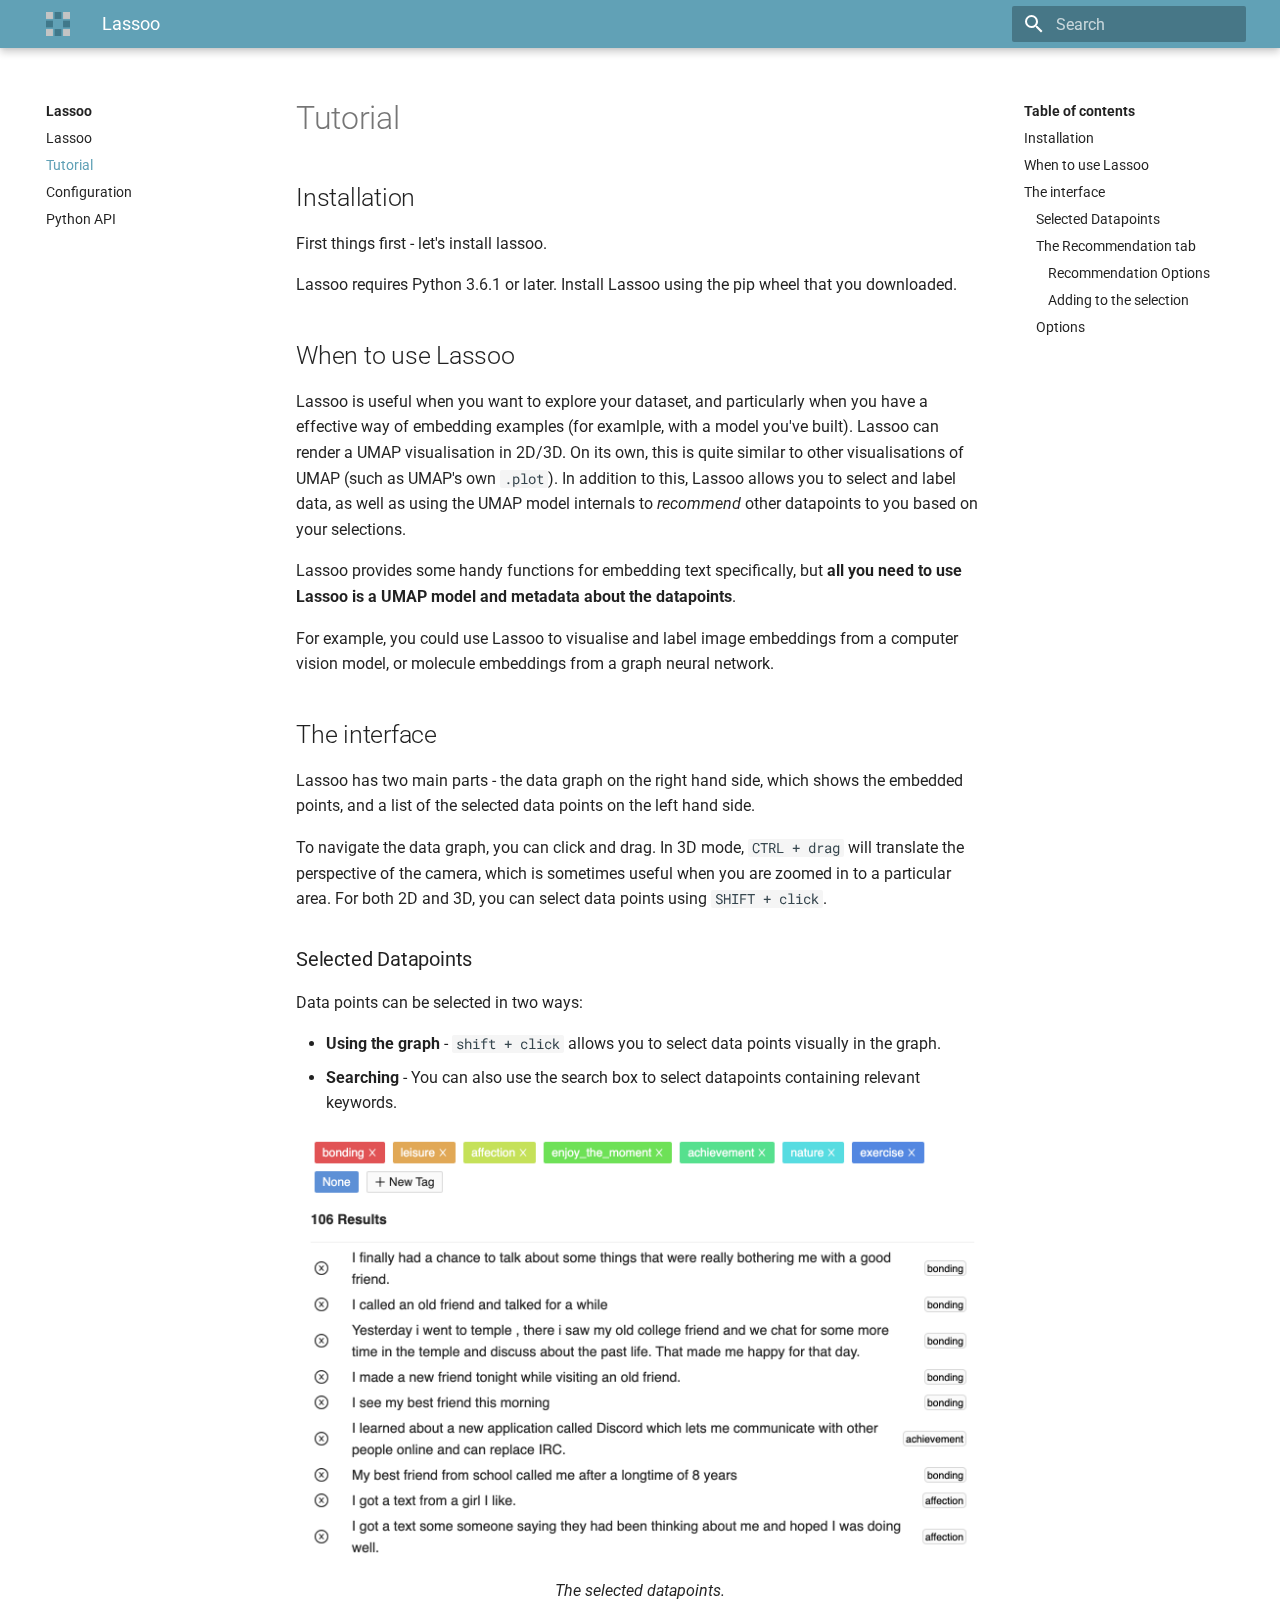
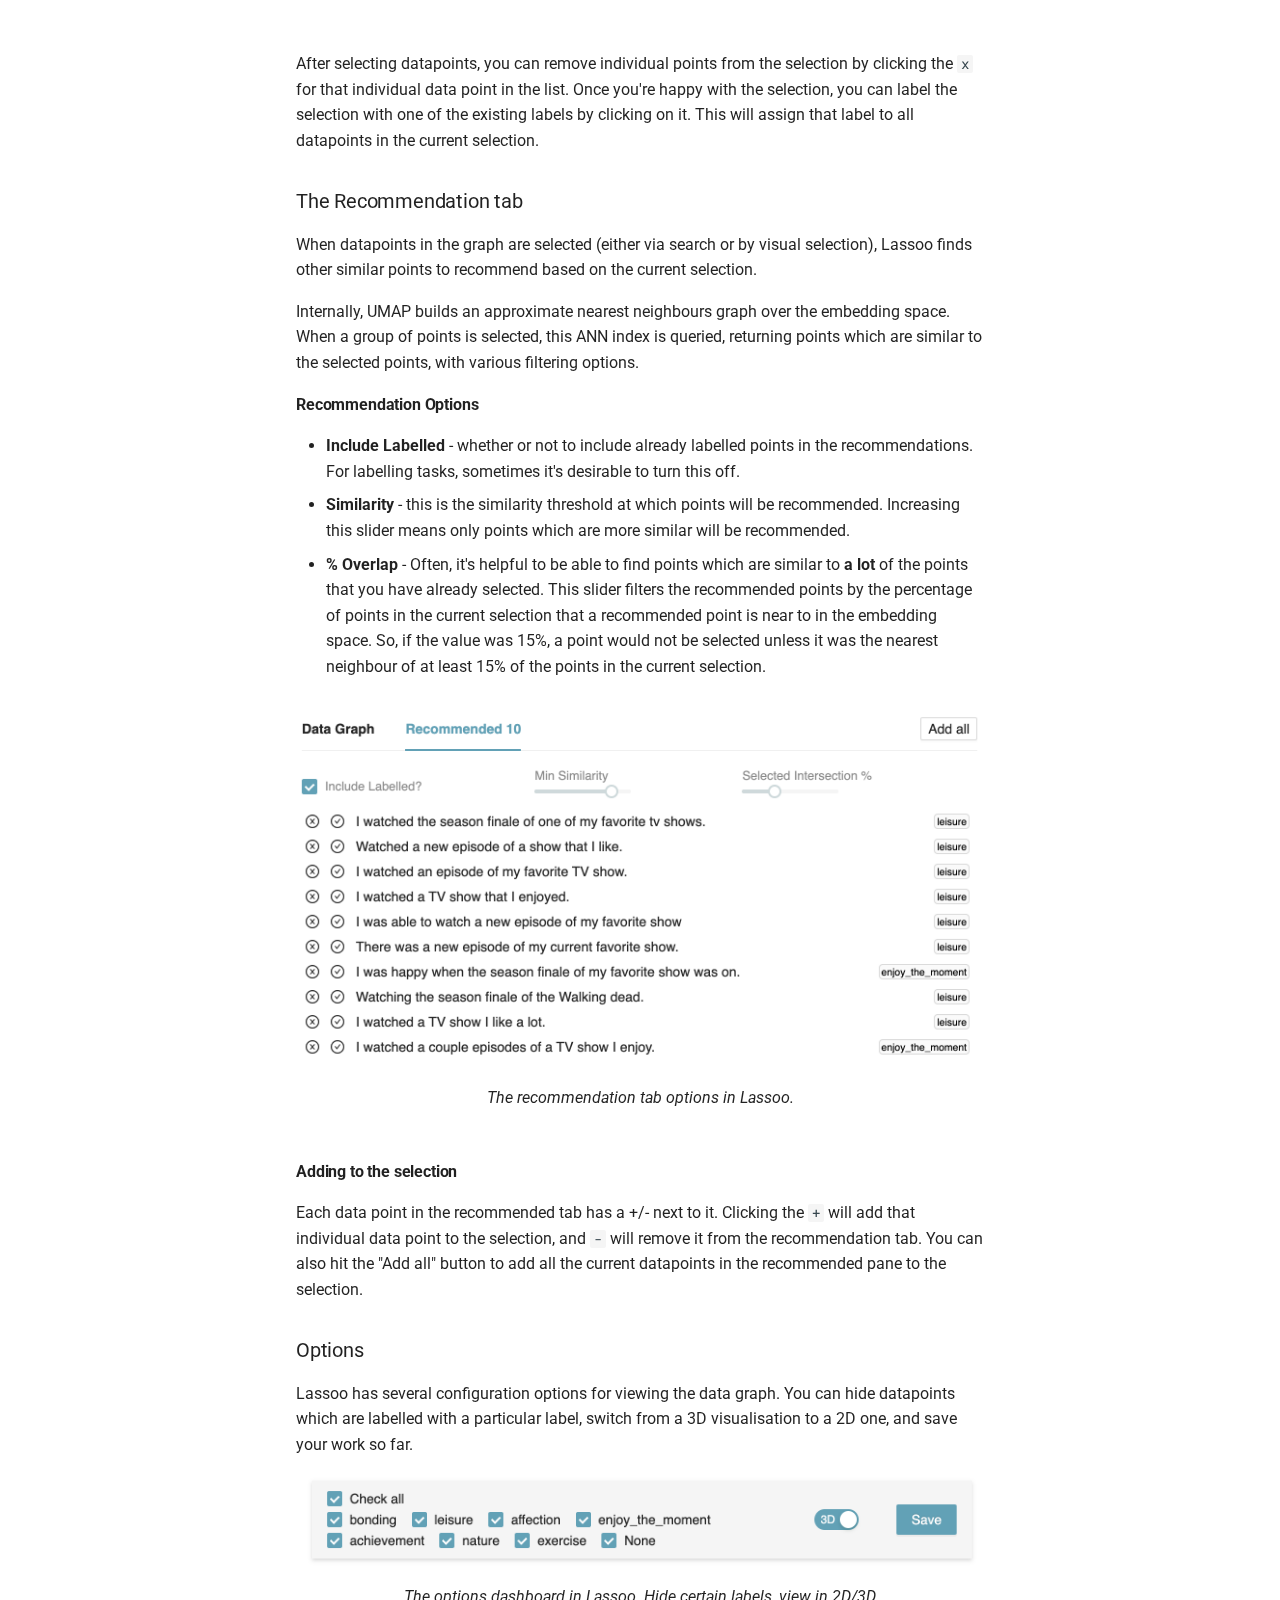
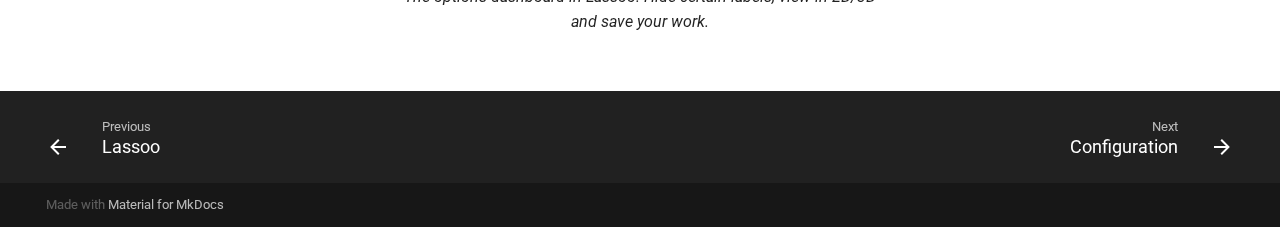
<file: docs/tutorial/index.html>
<!doctype html>
<html lang="en" class="no-js">
  <head>
    
      <meta charset="utf-8">
      <meta name="viewport" content="width=device-width,initial-scale=1">
      
      
      
      
      <link rel="icon" href="../img/lassoo.svg">
      <meta name="generator" content="mkdocs-1.1.2, mkdocs-material-7.1.0">
    
    
      
        <title>Tutorial - Lassoo</title>
      
    
    
      <link rel="stylesheet" href="../assets/stylesheets/main.33e2939f.min.css">
      
        
        <link rel="stylesheet" href="../assets/stylesheets/palette.ef6f36e2.min.css">
        
      
    
    
    
      
        
        <link rel="preconnect" href="https://fonts.gstatic.com" crossorigin>
        <link rel="stylesheet" href="https://fonts.googleapis.com/css?family=Roboto:300,400,400i,700%7CRoboto+Mono&display=fallback">
        <style>:root{--md-text-font-family:"Roboto";--md-code-font-family:"Roboto Mono"}</style>
      
    
    
    
      <link rel="stylesheet" href="../extra.css">
    
    
      
    
    
  </head>
  
  
    
    
    
    
    
    <body dir="ltr" data-md-color-scheme="" data-md-color-primary="none" data-md-color-accent="none">
  
    
    <script>function __prefix(e){return new URL("..",location).pathname+"."+e}function __get(e,t=localStorage){return JSON.parse(t.getItem(__prefix(e)))}</script>
    
    <input class="md-toggle" data-md-toggle="drawer" type="checkbox" id="__drawer" autocomplete="off">
    <input class="md-toggle" data-md-toggle="search" type="checkbox" id="__search" autocomplete="off">
    <label class="md-overlay" for="__drawer"></label>
    <div data-md-component="skip">
      
        
        <a href="#installation" class="md-skip">
          Skip to content
        </a>
      
    </div>
    <div data-md-component="announce">
      
    </div>
    
      <header class="md-header" data-md-component="header">
  <nav class="md-header__inner md-grid" aria-label="Header">
    <a href=".." title="Lassoo" class="md-header__button md-logo" aria-label="Lassoo" data-md-component="logo">
      
  <img src="../img/lassoo.svg" alt="logo">

    </a>
    <label class="md-header__button md-icon" for="__drawer">
      <svg xmlns="http://www.w3.org/2000/svg" viewBox="0 0 24 24"><path d="M3 6h18v2H3V6m0 5h18v2H3v-2m0 5h18v2H3v-2z"/></svg>
    </label>
    <div class="md-header__title" data-md-component="header-title">
      <div class="md-header__ellipsis">
        <div class="md-header__topic">
          <span class="md-ellipsis">
            Lassoo
          </span>
        </div>
        <div class="md-header__topic" data-md-component="header-topic">
          <span class="md-ellipsis">
            
              Tutorial
            
          </span>
        </div>
      </div>
    </div>
    
    
    
      <label class="md-header__button md-icon" for="__search">
        <svg xmlns="http://www.w3.org/2000/svg" viewBox="0 0 24 24"><path d="M9.5 3A6.5 6.5 0 0 1 16 9.5c0 1.61-.59 3.09-1.56 4.23l.27.27h.79l5 5-1.5 1.5-5-5v-.79l-.27-.27A6.516 6.516 0 0 1 9.5 16 6.5 6.5 0 0 1 3 9.5 6.5 6.5 0 0 1 9.5 3m0 2C7 5 5 7 5 9.5S7 14 9.5 14 14 12 14 9.5 12 5 9.5 5z"/></svg>
      </label>
      
<div class="md-search" data-md-component="search" role="dialog">
  <label class="md-search__overlay" for="__search"></label>
  <div class="md-search__inner" role="search">
    <form class="md-search__form" name="search">
      <input type="text" class="md-search__input" name="query" aria-label="Search" placeholder="Search" autocapitalize="off" autocorrect="off" autocomplete="off" spellcheck="false" data-md-component="search-query" data-md-state="active" required>
      <label class="md-search__icon md-icon" for="__search">
        <svg xmlns="http://www.w3.org/2000/svg" viewBox="0 0 24 24"><path d="M9.5 3A6.5 6.5 0 0 1 16 9.5c0 1.61-.59 3.09-1.56 4.23l.27.27h.79l5 5-1.5 1.5-5-5v-.79l-.27-.27A6.516 6.516 0 0 1 9.5 16 6.5 6.5 0 0 1 3 9.5 6.5 6.5 0 0 1 9.5 3m0 2C7 5 5 7 5 9.5S7 14 9.5 14 14 12 14 9.5 12 5 9.5 5z"/></svg>
        <svg xmlns="http://www.w3.org/2000/svg" viewBox="0 0 24 24"><path d="M20 11v2H8l5.5 5.5-1.42 1.42L4.16 12l7.92-7.92L13.5 5.5 8 11h12z"/></svg>
      </label>
      <button type="reset" class="md-search__icon md-icon" aria-label="Clear" tabindex="-1">
        <svg xmlns="http://www.w3.org/2000/svg" viewBox="0 0 24 24"><path d="M19 6.41 17.59 5 12 10.59 6.41 5 5 6.41 10.59 12 5 17.59 6.41 19 12 13.41 17.59 19 19 17.59 13.41 12 19 6.41z"/></svg>
      </button>
    </form>
    <div class="md-search__output">
      <div class="md-search__scrollwrap" data-md-scrollfix>
        <div class="md-search-result" data-md-component="search-result">
          <div class="md-search-result__meta">
            Initializing search
          </div>
          <ol class="md-search-result__list"></ol>
        </div>
      </div>
    </div>
  </div>
</div>
    
    
  </nav>
</header>
    
    <div class="md-container" data-md-component="container">
      
      
        
      
      <main class="md-main" data-md-component="main">
        <div class="md-main__inner md-grid">
          
            
              
              <div class="md-sidebar md-sidebar--primary" data-md-component="sidebar" data-md-type="navigation" >
                <div class="md-sidebar__scrollwrap">
                  <div class="md-sidebar__inner">
                    


<nav class="md-nav md-nav--primary" aria-label="Navigation" data-md-level="0">
  <label class="md-nav__title" for="__drawer">
    <a href=".." title="Lassoo" class="md-nav__button md-logo" aria-label="Lassoo" data-md-component="logo">
      
  <img src="../img/lassoo.svg" alt="logo">

    </a>
    Lassoo
  </label>
  
  <ul class="md-nav__list" data-md-scrollfix>
    
      
      
      

  
  
  
    <li class="md-nav__item">
      <a href=".." class="md-nav__link">
        Lassoo
      </a>
    </li>
  

    
      
      
      

  
  
    
  
  
    <li class="md-nav__item md-nav__item--active">
      
      <input class="md-nav__toggle md-toggle" data-md-toggle="toc" type="checkbox" id="__toc">
      
      
        <label class="md-nav__link md-nav__link--active" for="__toc">
          Tutorial
          <span class="md-nav__icon md-icon"></span>
        </label>
      
      <a href="./" class="md-nav__link md-nav__link--active">
        Tutorial
      </a>
      
        
<nav class="md-nav md-nav--secondary" aria-label="Table of contents">
  
  
  
    <label class="md-nav__title" for="__toc">
      <span class="md-nav__icon md-icon"></span>
      Table of contents
    </label>
    <ul class="md-nav__list" data-md-component="toc" data-md-scrollfix>
      
        <li class="md-nav__item">
  <a href="#installation" class="md-nav__link">
    Installation
  </a>
  
</li>
      
        <li class="md-nav__item">
  <a href="#when-to-use-lassoo" class="md-nav__link">
    When to use Lassoo
  </a>
  
</li>
      
        <li class="md-nav__item">
  <a href="#the-interface" class="md-nav__link">
    The interface
  </a>
  
    <nav class="md-nav" aria-label="The interface">
      <ul class="md-nav__list">
        
          <li class="md-nav__item">
  <a href="#selected-datapoints" class="md-nav__link">
    Selected Datapoints
  </a>
  
</li>
        
          <li class="md-nav__item">
  <a href="#the-recommendation-tab" class="md-nav__link">
    The Recommendation tab
  </a>
  
    <nav class="md-nav" aria-label="The Recommendation tab">
      <ul class="md-nav__list">
        
          <li class="md-nav__item">
  <a href="#recommendation-options" class="md-nav__link">
    Recommendation Options
  </a>
  
</li>
        
          <li class="md-nav__item">
  <a href="#adding-to-the-selection" class="md-nav__link">
    Adding to the selection
  </a>
  
</li>
        
      </ul>
    </nav>
  
</li>
        
          <li class="md-nav__item">
  <a href="#options" class="md-nav__link">
    Options
  </a>
  
</li>
        
      </ul>
    </nav>
  
</li>
      
    </ul>
  
</nav>
      
    </li>
  

    
      
      
      

  
  
  
    <li class="md-nav__item">
      <a href="../configuration/" class="md-nav__link">
        Configuration
      </a>
    </li>
  

    
      
      
      

  
  
  
    <li class="md-nav__item">
      <a href="../python/" class="md-nav__link">
        Python API
      </a>
    </li>
  

    
  </ul>
</nav>
                  </div>
                </div>
              </div>
            
            
              
              <div class="md-sidebar md-sidebar--secondary" data-md-component="sidebar" data-md-type="toc" >
                <div class="md-sidebar__scrollwrap">
                  <div class="md-sidebar__inner">
                    
<nav class="md-nav md-nav--secondary" aria-label="Table of contents">
  
  
  
    <label class="md-nav__title" for="__toc">
      <span class="md-nav__icon md-icon"></span>
      Table of contents
    </label>
    <ul class="md-nav__list" data-md-component="toc" data-md-scrollfix>
      
        <li class="md-nav__item">
  <a href="#installation" class="md-nav__link">
    Installation
  </a>
  
</li>
      
        <li class="md-nav__item">
  <a href="#when-to-use-lassoo" class="md-nav__link">
    When to use Lassoo
  </a>
  
</li>
      
        <li class="md-nav__item">
  <a href="#the-interface" class="md-nav__link">
    The interface
  </a>
  
    <nav class="md-nav" aria-label="The interface">
      <ul class="md-nav__list">
        
          <li class="md-nav__item">
  <a href="#selected-datapoints" class="md-nav__link">
    Selected Datapoints
  </a>
  
</li>
        
          <li class="md-nav__item">
  <a href="#the-recommendation-tab" class="md-nav__link">
    The Recommendation tab
  </a>
  
    <nav class="md-nav" aria-label="The Recommendation tab">
      <ul class="md-nav__list">
        
          <li class="md-nav__item">
  <a href="#recommendation-options" class="md-nav__link">
    Recommendation Options
  </a>
  
</li>
        
          <li class="md-nav__item">
  <a href="#adding-to-the-selection" class="md-nav__link">
    Adding to the selection
  </a>
  
</li>
        
      </ul>
    </nav>
  
</li>
        
          <li class="md-nav__item">
  <a href="#options" class="md-nav__link">
    Options
  </a>
  
</li>
        
      </ul>
    </nav>
  
</li>
      
    </ul>
  
</nav>
                  </div>
                </div>
              </div>
            
          
          <div class="md-content" data-md-component="content">
            <article class="md-content__inner md-typeset">
              
                
                
                  <h1>Tutorial</h1>
                
                <h2 id="installation">Installation<a class="headerlink" href="#installation" title="Permanent link">#</a></h2>
<p>First things first - let's install lassoo.</p>
<p>Lassoo requires Python 3.6.1 or later. Install Lassoo using the pip wheel that you downloaded.</p>
<h2 id="when-to-use-lassoo">When to use Lassoo<a class="headerlink" href="#when-to-use-lassoo" title="Permanent link">#</a></h2>
<p>Lassoo is useful when you want to explore your dataset, and particularly when you have a effective way of
embedding examples (for examlple, with a model you've built). Lassoo can render a UMAP visualisation in 2D/3D.
On its own, this is quite similar to other visualisations of UMAP (such as UMAP's own <code>.plot</code>). In addition to this,
Lassoo allows you to select and label data, as well as using the UMAP model internals to <em>recommend</em> other datapoints
to you based on your selections.</p>
<p>Lassoo provides some handy functions for embedding text specifically, but <strong>all you need to use Lassoo is a UMAP model and metadata about the datapoints</strong>.</p>
<p>For example, you could use Lassoo to visualise and label image embeddings from a computer vision model, or molecule embeddings from a graph neural network.</p>
<h2 id="the-interface">The interface<a class="headerlink" href="#the-interface" title="Permanent link">#</a></h2>
<p>Lassoo has two main parts - the data graph on the right hand side, which shows the embedded points, and a list of the selected data points on the left hand side.</p>
<p>To navigate the data graph, you can click and drag. In 3D mode, <code>CTRL + drag</code> will translate the perspective of the camera, which is sometimes useful when you are zoomed in to a particular area. For both 2D and 3D, you can select data points using <code>SHIFT + click</code>. </p>
<h3 id="selected-datapoints">Selected Datapoints<a class="headerlink" href="#selected-datapoints" title="Permanent link">#</a></h3>
<p>Data points can be selected in two ways:</p>
<ul>
<li><strong>Using the graph</strong> - <code>shift + click</code> allows you to select data points visually in the graph. </li>
<li><strong>Searching</strong> - You can also use the search box to select datapoints containing relevant keywords.</li>
</ul>
<figure>
   <img src="../img/selected.png" title="selected tab example"> 
  <figcaption>The selected datapoints.</figcaption>
</figure>

<p>After selecting datapoints, you can remove individual points from the selection by clicking the <code>x</code> for that individual data point in the list. Once you're happy with the selection, you can label the selection with one of the existing labels by clicking on it. This will assign that label to all datapoints in the current selection.</p>
<h3 id="the-recommendation-tab">The Recommendation tab<a class="headerlink" href="#the-recommendation-tab" title="Permanent link">#</a></h3>
<p>When datapoints in the graph are selected (either via search or by visual selection), Lassoo finds other similar points to recommend based on the current selection.</p>
<p>Internally, UMAP builds an approximate nearest neighbours graph over the embedding space. When a group of points is selected, this ANN index is queried, returning points which are similar to the selected points, with various filtering options.</p>
<h4 id="recommendation-options">Recommendation Options<a class="headerlink" href="#recommendation-options" title="Permanent link">#</a></h4>
<ul>
<li><strong>Include Labelled</strong> - whether or not to include already labelled points in the recommendations. For labelling tasks, sometimes it's desirable to turn this off.</li>
<li><strong>Similarity</strong> - this is the similarity threshold at which points will be recommended. Increasing this slider means only points which are more similar will be recommended.</li>
<li><strong>% Overlap</strong> - Often, it's helpful to be able to find points which are similar to <strong>a lot</strong> of the points that you have already selected. This slider filters the recommended points by the percentage of points in the current selection that a recommended point is near to in the embedding space. So, if the value was 15%, a point would not be selected unless it was the nearest neighbour of at least 15% of the points in the current selection.</li>
</ul>
<figure>
  <img src="../img/recommended.png" title="recommendation tab example"/> 
  <figcaption>The recommendation tab options in Lassoo.</figcaption>
</figure>

<h4 id="adding-to-the-selection">Adding to the selection<a class="headerlink" href="#adding-to-the-selection" title="Permanent link">#</a></h4>
<p>Each data point in the recommended tab has a +/- next to it. Clicking the <code>+</code> will add that individual data point to the selection, and <code>-</code> will remove it from the recommendation tab. You can also hit the "Add all" button to add all the current datapoints in the recommended pane to the selection.</p>
<h3 id="options">Options<a class="headerlink" href="#options" title="Permanent link">#</a></h3>
<p>Lassoo has several configuration options for viewing the data graph. You can hide datapoints which are labelled with a particular label, switch from a 3D visualisation to a 2D one, and save your work so far.</p>
<figure>
  <img src="../img/options.png" title="selected tab example"> 
  <figcaption>The options dashboard in Lassoo. Hide certain labels, view in 2D/3D and save your work.</figcaption>
</figure>
                
              
              
                


              
            </article>
          </div>
        </div>
        
      </main>
      
        
<footer class="md-footer">
  
    <nav class="md-footer__inner md-grid" aria-label="Footer">
      
        <a href=".." class="md-footer__link md-footer__link--prev" rel="prev">
          <div class="md-footer__button md-icon">
            <svg xmlns="http://www.w3.org/2000/svg" viewBox="0 0 24 24"><path d="M20 11v2H8l5.5 5.5-1.42 1.42L4.16 12l7.92-7.92L13.5 5.5 8 11h12z"/></svg>
          </div>
          <div class="md-footer__title">
            <div class="md-ellipsis">
              <span class="md-footer__direction">
                Previous
              </span>
              Lassoo
            </div>
          </div>
        </a>
      
      
        <a href="../configuration/" class="md-footer__link md-footer__link--next" rel="next">
          <div class="md-footer__title">
            <div class="md-ellipsis">
              <span class="md-footer__direction">
                Next
              </span>
              Configuration
            </div>
          </div>
          <div class="md-footer__button md-icon">
            <svg xmlns="http://www.w3.org/2000/svg" viewBox="0 0 24 24"><path d="M4 11v2h12l-5.5 5.5 1.42 1.42L19.84 12l-7.92-7.92L10.5 5.5 16 11H4z"/></svg>
          </div>
        </a>
      
    </nav>
  
  <div class="md-footer-meta md-typeset">
    <div class="md-footer-meta__inner md-grid">
      <div class="md-footer-copyright">
        
        Made with
        <a href="https://squidfunk.github.io/mkdocs-material/" target="_blank" rel="noopener">
          Material for MkDocs
        </a>
        
      </div>
      
    </div>
  </div>
</footer>
      
    </div>
    <div class="md-dialog" data-md-component="dialog">
      <div class="md-dialog__inner md-typeset"></div>
    </div>
    <script id="__config" type="application/json">{"base": "..", "features": [], "translations": {"clipboard.copy": "Copy to clipboard", "clipboard.copied": "Copied to clipboard", "search.config.lang": "en", "search.config.pipeline": "trimmer, stopWordFilter", "search.config.separator": "[\\s\\-]+", "search.placeholder": "Search", "search.result.placeholder": "Type to start searching", "search.result.none": "No matching documents", "search.result.one": "1 matching document", "search.result.other": "# matching documents", "search.result.more.one": "1 more on this page", "search.result.more.other": "# more on this page", "search.result.term.missing": "Missing"}, "search": "../assets/javascripts/workers/search.fe42c31b.min.js", "version": null}</script>
    
    
      <script src="../assets/javascripts/bundle.d892486b.min.js"></script>
      
    
  </body>
</html>
</file>
<file: mvp.css>
/* MVP.css v1.7 - https://github.com/andybrewer/mvp */

:root {
    --border-radius: 5px;
    --box-shadow: 2px 2px 10px;
    --color: #40788A;
    --color-accent: #CAE0E7;
    --color-bg: #fff;
    --color-bg-secondary: #e9e9e9;
    --color-secondary: #920de9;
    --color-secondary-accent: #920de90b;
    --color-shadow: #f4f4f4;
    --color-text: #000;
    --color-text-secondary: #999;
    --font-family: -apple-system, BlinkMacSystemFont, "Segoe UI", Roboto, Oxygen-Sans, Ubuntu, Cantarell, "Helvetica Neue", sans-serif;
    --hover-brightness: 1.2;
    --justify-important: center;
    --justify-normal: left;
    --line-height: 1.5;
    --width-card: 285px;
    --width-card-medium: 460px;
    --width-card-wide: 800px;
    --width-content: 1080px;
}

/*
@media (prefers-color-scheme: dark) {
    :root {
        --color: #0097fc;
        --color-accent: #0097fc4f;
        --color-bg: #333;
        --color-bg-secondary: #555;
        --color-secondary: #e20de9;
        --color-secondary-accent: #e20de94f;
        --color-shadow: #bbbbbb20;
        --color-text: #f7f7f7;
        --color-text-secondary: #aaa;
    }
}
*/

/* Layout */
article aside {
    background: var(--color-secondary-accent);
    border-left: 4px solid var(--color-secondary);
    padding: 0.01rem 0.8rem;
}

body {
    background: var(--color-bg);
    color: var(--color-text);
    font-family: var(--font-family);
    line-height: var(--line-height);
    margin: 0;
    overflow-x: hidden;
    padding: 1rem 0;
}

footer,
header,
main {
    margin: 0 auto;
    max-width: var(--width-content);
    padding: 2rem 1rem;
}

hr {
    background-color: var(--color-bg-secondary);
    border: none;
    height: 1px;
    margin: 4rem 0;
}

section {
    display: flex;
    flex-wrap: wrap;
    justify-content: var(--justify-important);
}

section img,
article img {
    max-width: 100%;
}

section * {
    overflow: auto;
}

section aside {
    border: 1px solid var(--color-bg-secondary);
    border-radius: var(--border-radius);
    box-shadow: var(--box-shadow) var(--color-shadow);
    margin: 1rem;
    padding: 1.25rem;
    width: var(--width-card);
}

section aside:hover {
    box-shadow: var(--box-shadow) var(--color-bg-secondary);
}

[hidden] {
    display: none;
}

/* Headers */
article header,
div header,
main header {
    padding-top: 0;
}

header {
    text-align: var(--justify-important);
}

header a b,
header a em,
header a i,
header a strong {
    margin-left: 0.5rem;
    margin-right: 0.5rem;
}

header nav img {
    margin: 1rem 0;
}

section header {
    padding-top: 0;
    width: 100%;
}

/* Nav */
nav {
    align-items: center;
    display: flex;
    font-weight: bold;
    justify-content: space-between;
    margin-bottom: 7rem;
}

nav ul {
    list-style: none;
    padding: 0;
}

nav ul li {
    display: inline-block;
    margin: 0 0.5rem;
    position: relative;
    text-align: left;
}

/* Nav Dropdown */
nav ul li:hover ul {
    display: block;
}

nav ul li ul {
    background: var(--color-bg);
    border: 1px solid var(--color-bg-secondary);
    border-radius: var(--border-radius);
    box-shadow: var(--box-shadow) var(--color-shadow);
    display: none;
    height: auto;
    left: -2px;
    padding: .5rem 1rem;
    position: absolute;
    top: 1.7rem;
    white-space: nowrap;
    width: auto;
    z-index: 1;
}

nav ul li ul::before {
    /* fill gap above to make mousing over them easier */
    content: "";
    position: absolute;
    left: 0;
    right: 0;
    top: -0.5rem;
    height: 0.5rem;
}

nav ul li ul li,
nav ul li ul li a {
    display: block;
}

/* Typography */
code,
samp {
    background-color: var(--color-accent);
    border-radius: var(--border-radius);
    color: var(--color-text);
    display: inline-block;
    margin: 0 0.1rem;
    padding: 0 0.5rem;
}

details {
    margin: 1.3rem 0;
}

details summary {
    font-weight: bold;
    cursor: pointer;
}

h1,
h2,
h3,
h4,
h5,
h6 {
    line-height: var(--line-height);
}

mark {
    padding: 0.1rem;
}

ol li,
ul li {
    padding: 0.2rem 0;
}

p {
    margin: 0.75rem 0;
    padding: 0;
}

pre {
    margin: 1rem 0;
    max-width: var(--width-card-wide);
    padding: 1rem 0;
}

pre code,
pre samp {
    display: block;
    max-width: var(--width-card-wide);
    padding: 0.5rem 2rem;
    white-space: pre-wrap;
}

small {
    color: var(--color-text-secondary);
}

sup {
    background-color: var(--color-secondary);
    border-radius: var(--border-radius);
    color: var(--color-bg);
    font-size: xx-small;
    font-weight: bold;
    margin: 0.2rem;
    padding: 0.2rem 0.3rem;
    position: relative;
    top: -2px;
}

/* Links */
a {
    color: var(--color);
    display: inline-block;
    font-weight: bold;
    text-decoration: none;
}

a:hover {
    filter: brightness(var(--hover-brightness));
    text-decoration: underline;
}

a b,
a em,
a i,
a strong,
button {
    border-radius: var(--border-radius);
    display: inline-block;
    font-size: medium;
    font-weight: bold;
    line-height: var(--line-height);
    margin: 0.5rem 0;
    padding: 1rem 2rem;
}

button {
    font-family: var(--font-family);
}

button:hover {
    cursor: pointer;
    filter: brightness(var(--hover-brightness));
}

a b,
a strong,
button {
    background-color: var(--color);
    border: 2px solid var(--color);
    color: var(--color-bg);
}

a em,
a i {
    border: 2px solid var(--color);
    border-radius: var(--border-radius);
    color: var(--color);
    display: inline-block;
    padding: 1rem 2rem;
}

article aside a {
    color: var(--color-secondary);
}

/* Images */
figure {
    margin: 0;
    padding: 0;
}

figure img {
    max-width: 100%;
}

figure figcaption {
    color: var(--color-text-secondary);
}

/* Forms */

button:disabled,
input:disabled {
    background: var(--color-bg-secondary);
    border-color: var(--color-bg-secondary);
    color: var(--color-text-secondary);
    cursor: not-allowed;
}

button[disabled]:hover {
    filter: none;
}

form {
    border: 1px solid var(--color-bg-secondary);
    border-radius: var(--border-radius);
    box-shadow: var(--box-shadow) var(--color-shadow);
    display: block;
    max-width: var(--width-card-wide);
    min-width: var(--width-card);
    padding: 1.5rem;
    text-align: var(--justify-normal);
}

form header {
    margin: 1.5rem 0;
    padding: 1.5rem 0;
}

input,
label,
select,
textarea {
    display: block;
    font-size: inherit;
    max-width: var(--width-card-wide);
}

input[type="checkbox"],
input[type="radio"] {
    display: inline-block;
}

input[type="checkbox"]+label,
input[type="radio"]+label {
    display: inline-block;
    font-weight: normal;
    position: relative;
    top: 1px;
}

input,
select,
textarea {
    border: 1px solid var(--color-bg-secondary);
    border-radius: var(--border-radius);
    margin-bottom: 1rem;
    padding: 0.4rem 0.8rem;
}

input[readonly],
textarea[readonly] {
    background-color: var(--color-bg-secondary);
}

label {
    font-weight: bold;
    margin-bottom: 0.2rem;
}

/* Tables */
table {
    border: 1px solid var(--color-bg-secondary);
    border-radius: var(--border-radius);
    border-spacing: 0;
    display: inline-block;
    max-width: 100%;
    overflow-x: auto;
    padding: 0;
    white-space: nowrap;
}

table td,
table th,
table tr {
    padding: 0.4rem 0.8rem;
    text-align: var(--justify-important);
}

table thead {
    background-color: var(--color);
    border-collapse: collapse;
    border-radius: var(--border-radius);
    color: var(--color-bg);
    margin: 0;
    padding: 0;
}

table thead th:first-child {
    border-top-left-radius: var(--border-radius);
}

table thead th:last-child {
    border-top-right-radius: var(--border-radius);
}

table thead th:first-child,
table tr td:first-child {
    text-align: var(--justify-normal);
}

table tr:nth-child(even) {
    background-color: var(--color-accent);
}

/* Quotes */
blockquote {
    display: block;
    font-size: x-large;
    line-height: var(--line-height);
    margin: 1rem auto;
    max-width: var(--width-card-medium);
    padding: 1.5rem 1rem;
    text-align: var(--justify-important);
}

blockquote footer {
    color: var(--color-text-secondary);
    display: block;
    font-size: small;
    line-height: var(--line-height);
    padding: 1.5rem 0;
}
</file>
<file: docs/extra.css>
:root {
    --md-primary-fg-color:        #61A1B6;
    --md-primary-fg-color--light: #CAE0E7;
    --md-primary-fg-color--dark:  #40788A;
  }
</file>
<file: docs/assets/stylesheets/main.33e2939f.min.css>
@charset "UTF-8";html{box-sizing:border-box;-webkit-text-size-adjust:none;-ms-text-size-adjust:none;text-size-adjust:none}*,:after,:before{box-sizing:inherit}body{margin:0}a,button,input,label{-webkit-tap-highlight-color:transparent}a{color:inherit;text-decoration:none}hr{display:block;box-sizing:initial;height:.05rem;padding:0;overflow:visible;border:0}small{font-size:80%}sub,sup{line-height:1em}img{border-style:none}table{border-collapse:initial;border-spacing:0}td,th{font-weight:400;vertical-align:top}button{margin:0;padding:0;font-size:inherit;background:transparent;border:0}input{border:0;outline:none}:root{--md-default-fg-color:rgba(0,0,0,0.87);--md-default-fg-color--light:rgba(0,0,0,0.54);--md-default-fg-color--lighter:rgba(0,0,0,0.32);--md-default-fg-color--lightest:rgba(0,0,0,0.07);--md-default-bg-color:#fff;--md-default-bg-color--light:hsla(0,0%,100%,0.7);--md-default-bg-color--lighter:hsla(0,0%,100%,0.3);--md-default-bg-color--lightest:hsla(0,0%,100%,0.12);--md-primary-fg-color:#4051b5;--md-primary-fg-color--light:#5d6cc0;--md-primary-fg-color--dark:#303fa1;--md-primary-bg-color:#fff;--md-primary-bg-color--light:hsla(0,0%,100%,0.7);--md-accent-fg-color:#526cfe;--md-accent-fg-color--transparent:rgba(83,108,254,0.1);--md-accent-bg-color:#fff;--md-accent-bg-color--light:hsla(0,0%,100%,0.7)}:root>*{--md-code-fg-color:#36464e;--md-code-bg-color:#f5f5f5;--md-code-hl-color:rgba(255,255,0,0.5);--md-code-hl-number-color:#d52a2a;--md-code-hl-special-color:#db1457;--md-code-hl-function-color:#a846b9;--md-code-hl-constant-color:#6e59d9;--md-code-hl-keyword-color:#3f6ec6;--md-code-hl-string-color:#1c7d4d;--md-code-hl-name-color:var(--md-code-fg-color);--md-code-hl-operator-color:var(--md-default-fg-color--light);--md-code-hl-punctuation-color:var(--md-default-fg-color--light);--md-code-hl-comment-color:var(--md-default-fg-color--light);--md-code-hl-generic-color:var(--md-default-fg-color--light);--md-code-hl-variable-color:var(--md-default-fg-color--light);--md-typeset-color:var(--md-default-fg-color);--md-typeset-a-color:var(--md-primary-fg-color);--md-typeset-mark-color:rgba(255,255,0,0.5);--md-typeset-del-color:rgba(245,80,61,0.15);--md-typeset-ins-color:rgba(11,213,112,0.15);--md-typeset-kbd-color:#fafafa;--md-typeset-kbd-accent-color:#fff;--md-typeset-kbd-border-color:#b8b8b8;--md-admonition-fg-color:var(--md-default-fg-color);--md-admonition-bg-color:var(--md-default-bg-color);--md-footer-fg-color:#fff;--md-footer-fg-color--light:hsla(0,0%,100%,0.7);--md-footer-fg-color--lighter:hsla(0,0%,100%,0.3);--md-footer-bg-color:rgba(0,0,0,0.87);--md-footer-bg-color--dark:rgba(0,0,0,0.32)}.md-icon svg{display:block;width:1.2rem;height:1.2rem;fill:currentColor}body{-webkit-font-smoothing:antialiased;-moz-osx-font-smoothing:grayscale}body,input{font-feature-settings:"kern","liga";font-family:var(--md-text-font-family,_),-apple-system,BlinkMacSystemFont,Helvetica,Arial,sans-serif}body,code,input,kbd,pre{color:var(--md-typeset-color)}code,kbd,pre{font-feature-settings:"kern";font-family:var(--md-code-font-family,_),SFMono-Regular,Consolas,Menlo,monospace}:root{--md-typeset-table--ascending:url("data:image/svg+xml;charset=utf-8,<svg xmlns='http://www.w3.org/2000/svg' viewBox='0 0 24 24'><path d='M11 4h2v12l5.5-5.5 1.42 1.42L12 19.84l-7.92-7.92L5.5 10.5 11 16V4z'/></svg>");--md-typeset-table--descending:url("data:image/svg+xml;charset=utf-8,<svg xmlns='http://www.w3.org/2000/svg' viewBox='0 0 24 24'><path d='M13 20h-2V8l-5.5 5.5-1.42-1.42L12 4.16l7.92 7.92-1.42 1.42L13 8v12z'/></svg>")}.md-typeset{font-size:.8rem;line-height:1.6;-webkit-print-color-adjust:exact;color-adjust:exact}@media print{.md-typeset{font-size:.68rem}}.md-typeset blockquote,.md-typeset dl,.md-typeset figure,.md-typeset ol,.md-typeset pre,.md-typeset ul{display:flow-root;margin:1em 0}.md-typeset h1{margin:0 0 1.25em;color:var(--md-default-fg-color--light);font-size:2em;line-height:1.3}.md-typeset h1,.md-typeset h2{font-weight:300;letter-spacing:-.01em}.md-typeset h2{margin:1.6em 0 .64em;font-size:1.5625em;line-height:1.4}.md-typeset h3{margin:1.6em 0 .8em;font-weight:400;font-size:1.25em;line-height:1.5;letter-spacing:-.01em}.md-typeset h2+h3{margin-top:.8em}.md-typeset h4{margin:1em 0;font-weight:700;letter-spacing:-.01em}.md-typeset h5,.md-typeset h6{margin:1.25em 0;color:var(--md-default-fg-color--light);font-weight:700;font-size:.8em;letter-spacing:-.01em}.md-typeset h5{text-transform:uppercase}.md-typeset hr{display:flow-root;margin:1.5em 0;border-bottom:.05rem solid var(--md-default-fg-color--lightest)}.md-typeset a{color:var(--md-typeset-a-color);word-break:break-word}.md-typeset a,.md-typeset a:before{transition:color 125ms}.md-typeset a:focus,.md-typeset a:hover{color:var(--md-accent-fg-color)}.md-typeset code,.md-typeset kbd,.md-typeset pre{color:var(--md-code-fg-color);direction:ltr}@media print{.md-typeset code,.md-typeset kbd,.md-typeset pre{white-space:pre-wrap}}.md-typeset code{padding:0 .2941176471em;font-size:.85em;word-break:break-word;background-color:var(--md-code-bg-color);border-radius:.1rem;-webkit-box-decoration-break:clone;box-decoration-break:clone}.md-typeset code:not(.focus-visible){outline:none;-webkit-tap-highlight-color:transparent}.md-typeset h1 code,.md-typeset h2 code,.md-typeset h3 code,.md-typeset h4 code,.md-typeset h5 code,.md-typeset h6 code{margin:initial;padding:initial;background-color:initial;box-shadow:none}.md-typeset a code{color:currentColor}.md-typeset pre{position:relative;line-height:1.4}.md-typeset pre>code{display:block;margin:0;padding:.7720588235em 1.1764705882em;overflow:auto;word-break:normal;box-shadow:none;-webkit-box-decoration-break:slice;box-decoration-break:slice;touch-action:auto;scrollbar-width:thin;scrollbar-color:var(--md-default-fg-color--lighter) transparent}.md-typeset pre>code:hover{scrollbar-color:var(--md-accent-fg-color) transparent}.md-typeset pre>code::-webkit-scrollbar{width:.2rem;height:.2rem}.md-typeset pre>code::-webkit-scrollbar-thumb{background-color:var(--md-default-fg-color--lighter)}.md-typeset pre>code::-webkit-scrollbar-thumb:hover{background-color:var(--md-accent-fg-color)}@media screen and (max-width:44.9375em){.md-typeset>pre{margin:1em -.8rem}.md-typeset>pre code{border-radius:0}}.md-typeset kbd{display:inline-block;padding:0 .6666666667em;color:var(--md-default-fg-color);font-size:.75em;vertical-align:text-top;word-break:break-word;background-color:var(--md-typeset-kbd-color);border-radius:.1rem;box-shadow:0 .1rem 0 .05rem var(--md-typeset-kbd-border-color),0 .1rem 0 var(--md-typeset-kbd-border-color),0 -.1rem .2rem var(--md-typeset-kbd-accent-color) inset}.md-typeset mark{color:inherit;word-break:break-word;background-color:var(--md-typeset-mark-color);-webkit-box-decoration-break:clone;box-decoration-break:clone}.md-typeset abbr{text-decoration:none;border-bottom:.05rem dotted var(--md-default-fg-color--light);cursor:help}@media (hover:none){.md-typeset abbr{position:relative}.md-typeset abbr[title]:focus:after,.md-typeset abbr[title]:hover:after{box-shadow:0 2px 2px 0 rgba(0,0,0,.14),0 1px 5px 0 rgba(0,0,0,.12),0 3px 1px -2px rgba(0,0,0,.2);position:absolute;left:0;display:inline-block;width:auto;min-width:-webkit-max-content;min-width:-moz-max-content;min-width:max-content;max-width:80%;margin-top:2em;padding:.2rem .3rem;color:var(--md-default-bg-color);font-size:.7rem;background-color:var(--md-default-fg-color);border-radius:.1rem;content:attr(title)}}.md-typeset small{opacity:.75}.md-typeset sub,.md-typeset sup{margin-left:.078125em}[dir=rtl] .md-typeset sub,[dir=rtl] .md-typeset sup{margin-right:.078125em;margin-left:0}.md-typeset blockquote{padding-left:.6rem;color:var(--md-default-fg-color--light);border-left:.2rem solid var(--md-default-fg-color--lighter)}[dir=rtl] .md-typeset blockquote{padding-right:.6rem;padding-left:0;border-right:.2rem solid var(--md-default-fg-color--lighter);border-left:initial}.md-typeset ul{list-style-type:disc}.md-typeset ol,.md-typeset ul{margin-left:.625em;padding:0}[dir=rtl] .md-typeset ol,[dir=rtl] .md-typeset ul{margin-right:.625em;margin-left:0}.md-typeset ol ol,.md-typeset ul ol{list-style-type:lower-alpha}.md-typeset ol ol ol,.md-typeset ul ol ol{list-style-type:lower-roman}.md-typeset ol li,.md-typeset ul li{margin-bottom:.5em;margin-left:1.25em}[dir=rtl] .md-typeset ol li,[dir=rtl] .md-typeset ul li{margin-right:1.25em;margin-left:0}.md-typeset ol li blockquote,.md-typeset ol li p,.md-typeset ul li blockquote,.md-typeset ul li p{margin:.5em 0}.md-typeset ol li:last-child,.md-typeset ul li:last-child{margin-bottom:0}.md-typeset ol li ol,.md-typeset ol li ul,.md-typeset ul li ol,.md-typeset ul li ul{margin:.5em 0 .5em .625em}[dir=rtl] .md-typeset ol li ol,[dir=rtl] .md-typeset ol li ul,[dir=rtl] .md-typeset ul li ol,[dir=rtl] .md-typeset ul li ul{margin-right:.625em;margin-left:0}.md-typeset dd{margin:1em 0 1.5em 1.875em}[dir=rtl] .md-typeset dd{margin-right:1.875em;margin-left:0}.md-typeset img,.md-typeset svg{max-width:100%;height:auto}.md-typeset img[align=left],.md-typeset svg[align=left]{margin:1em 1em 1em 0}.md-typeset img[align=right],.md-typeset svg[align=right]{margin:1em 0 1em 1em}.md-typeset img[align]:only-child,.md-typeset svg[align]:only-child{margin-top:0}.md-typeset figure{width:-webkit-fit-content;width:-moz-fit-content;width:fit-content;max-width:100%;margin:0 auto;text-align:center}.md-typeset figure img{display:block}.md-typeset figcaption{max-width:24rem;margin:1em auto 2em;font-style:italic}.md-typeset iframe{max-width:100%}.md-typeset table:not([class]){display:inline-block;max-width:100%;overflow:auto;font-size:.64rem;background-color:var(--md-default-bg-color);border-radius:.1rem;box-shadow:0 .2rem .5rem rgba(0,0,0,.05),0 0 .05rem rgba(0,0,0,.1);touch-action:auto}@media print{.md-typeset table:not([class]){display:table}}.md-typeset table:not([class])+*{margin-top:1.5em}.md-typeset table:not([class]) td>:first-child,.md-typeset table:not([class]) th>:first-child{margin-top:0}.md-typeset table:not([class]) td>:last-child,.md-typeset table:not([class]) th>:last-child{margin-bottom:0}.md-typeset table:not([class]) td:not([align]),.md-typeset table:not([class]) th:not([align]){text-align:left}[dir=rtl] .md-typeset table:not([class]) td:not([align]),[dir=rtl] .md-typeset table:not([class]) th:not([align]){text-align:right}.md-typeset table:not([class]) th{min-width:5rem;padding:.9375em 1.25em;color:var(--md-default-bg-color);vertical-align:top;background-color:var(--md-default-fg-color--light)}.md-typeset table:not([class]) th a{color:inherit}.md-typeset table:not([class]) td{padding:.9375em 1.25em;vertical-align:top;border-top:.05rem solid var(--md-default-fg-color--lightest)}.md-typeset table:not([class]) tr{transition:background-color 125ms}.md-typeset table:not([class]) tr:hover{background-color:rgba(0,0,0,.035);box-shadow:0 .05rem 0 var(--md-default-bg-color) inset}.md-typeset table:not([class]) tr:first-child td{border-top:0}.md-typeset table:not([class]) a{word-break:normal}.md-typeset table th[role=columnheader]{cursor:pointer}.md-typeset table th[role=columnheader]:after{display:inline-block;width:1.2em;height:1.2em;margin-left:.5em;vertical-align:sub;-webkit-mask-repeat:no-repeat;mask-repeat:no-repeat;-webkit-mask-size:contain;mask-size:contain;content:""}.md-typeset table th[role=columnheader][aria-sort=ascending]:after{background-color:currentColor;-webkit-mask-image:var(--md-typeset-table--ascending);mask-image:var(--md-typeset-table--ascending)}.md-typeset table th[role=columnheader][aria-sort=descending]:after{background-color:currentColor;-webkit-mask-image:var(--md-typeset-table--descending);mask-image:var(--md-typeset-table--descending)}.md-typeset__scrollwrap{margin:1em -.8rem;overflow-x:auto;touch-action:auto}.md-typeset__table{display:inline-block;margin-bottom:.5em;padding:0 .8rem}@media print{.md-typeset__table{display:block}}html .md-typeset__table table{display:table;width:100%;margin:0;overflow:hidden}html{height:100%;overflow-x:hidden;font-size:125%}@media screen and (min-width:100em){html{font-size:137.5%}}@media screen and (min-width:125em){html{font-size:150%}}body{position:relative;display:flex;flex-direction:column;width:100%;min-height:100%;font-size:.5rem;background-color:var(--md-default-bg-color)}@media print{body{display:block}}@media screen and (max-width:59.9375em){body[data-md-state=lock]{position:fixed}}.md-grid{max-width:61rem;margin-right:auto;margin-left:auto}.md-container{display:flex;flex-direction:column;flex-grow:1}@media print{.md-container{display:block}}.md-main{flex-grow:1}.md-main__inner{display:flex;height:100%;margin-top:1.5rem}.md-ellipsis{overflow:hidden;white-space:nowrap;text-overflow:ellipsis}.md-toggle{display:none}.md-option{position:absolute;width:0;height:0;opacity:0}.md-option:checked+label:not([hidden]){display:block}.md-option.focus-visible+label{outline-style:auto}.md-skip{position:fixed;z-index:-1;margin:.5rem;padding:.3rem .5rem;color:var(--md-default-bg-color);font-size:.64rem;background-color:var(--md-default-fg-color);border-radius:.1rem;transform:translateY(.4rem);opacity:0}.md-skip:focus{z-index:10;transform:translateY(0);opacity:1;transition:transform .25s cubic-bezier(.4,0,.2,1),opacity 175ms 75ms}@page{margin:25mm}.md-announce{overflow:auto;background-color:var(--md-footer-bg-color)}@media print{.md-announce{display:none}}.md-announce__inner{margin:.6rem auto;padding:0 .8rem;color:var(--md-footer-fg-color);font-size:.7rem}:root{--md-clipboard-icon:url("data:image/svg+xml;charset=utf-8,<svg xmlns='http://www.w3.org/2000/svg' viewBox='0 0 24 24'><path d='M19 21H8V7h11m0-2H8a2 2 0 0 0-2 2v14a2 2 0 0 0 2 2h11a2 2 0 0 0 2-2V7a2 2 0 0 0-2-2m-3-4H4a2 2 0 0 0-2 2v14h2V3h12V1z'/></svg>")}.md-clipboard{position:absolute;top:.5em;right:.5em;z-index:1;width:1.5em;height:1.5em;color:var(--md-default-fg-color--lightest);border-radius:.1rem;cursor:pointer;transition:color .25s}@media print{.md-clipboard{display:none}}.md-clipboard:not(.focus-visible){outline:none;-webkit-tap-highlight-color:transparent}:hover>.md-clipboard{color:var(--md-default-fg-color--light)}.md-clipboard:focus,.md-clipboard:hover{color:var(--md-accent-fg-color)}.md-clipboard:after{display:block;width:1.125em;height:1.125em;margin:0 auto;background-color:currentColor;-webkit-mask-image:var(--md-clipboard-icon);mask-image:var(--md-clipboard-icon);-webkit-mask-repeat:no-repeat;mask-repeat:no-repeat;-webkit-mask-size:contain;mask-size:contain;content:""}.md-clipboard--inline{cursor:pointer}.md-clipboard--inline code{transition:color .25s,background-color .25s}.md-clipboard--inline:focus code,.md-clipboard--inline:hover code{color:var(--md-accent-fg-color);background-color:var(--md-accent-fg-color--transparent)}.md-content{flex-grow:1;overflow:hidden;scroll-padding-top:51.2rem}.md-content__inner{margin:0 .8rem 1.2rem;padding-top:.6rem}@media screen and (min-width:76.25em){.md-sidebar--primary:not([hidden])~.md-content>.md-content__inner{margin-left:1.2rem}[dir=rtl] .md-sidebar--primary:not([hidden])~.md-content>.md-content__inner{margin-right:1.2rem;margin-left:.8rem}.md-sidebar--secondary:not([hidden])~.md-content>.md-content__inner{margin-right:1.2rem}[dir=rtl] .md-sidebar--secondary:not([hidden])~.md-content>.md-content__inner{margin-right:.8rem;margin-left:1.2rem}}.md-content__inner:before{display:block;height:.4rem;content:""}.md-content__inner>:last-child{margin-bottom:0}.md-content__button{float:right;margin:.4rem 0 .4rem .4rem;padding:0}@media print{.md-content__button{display:none}}[dir=rtl] .md-content__button{float:left;margin-right:.4rem;margin-left:0}[dir=rtl] .md-content__button svg{transform:scaleX(-1)}.md-typeset .md-content__button{color:var(--md-default-fg-color--lighter)}.md-content__button svg{display:inline;vertical-align:top}.md-dialog{box-shadow:0 2px 2px 0 rgba(0,0,0,.14),0 1px 5px 0 rgba(0,0,0,.12),0 3px 1px -2px rgba(0,0,0,.2);position:fixed;right:.8rem;bottom:.8rem;left:auto;z-index:2;min-width:11.1rem;padding:.4rem .6rem;background-color:var(--md-default-fg-color);border-radius:.1rem;transform:translateY(100%);opacity:0;transition:transform 0ms .4s,opacity .4s;pointer-events:none}@media print{.md-dialog{display:none}}[dir=rtl] .md-dialog{right:auto;left:.8rem}.md-dialog[data-md-state=open]{transform:translateY(0);opacity:1;transition:transform .4s cubic-bezier(.075,.85,.175,1),opacity .4s;pointer-events:auto}.md-dialog__inner{color:var(--md-default-bg-color);font-size:.7rem}.md-typeset .md-button{display:inline-block;padding:.625em 2em;color:var(--md-primary-fg-color);font-weight:700;border:.1rem solid;border-radius:.1rem;transition:color 125ms,background-color 125ms,border-color 125ms}.md-typeset .md-button--primary{color:var(--md-primary-bg-color);background-color:var(--md-primary-fg-color);border-color:var(--md-primary-fg-color)}.md-typeset .md-button:focus,.md-typeset .md-button:hover{color:var(--md-accent-bg-color);background-color:var(--md-accent-fg-color);border-color:var(--md-accent-fg-color)}.md-typeset .md-input{height:1.8rem;padding:0 .6rem;font-size:.8rem;border-radius:.1rem;box-shadow:0 .2rem .5rem rgba(0,0,0,.1),0 .025rem .05rem rgba(0,0,0,.1);transition:box-shadow .25s}.md-typeset .md-input:focus,.md-typeset .md-input:hover{box-shadow:0 .4rem 1rem rgba(0,0,0,.15),0 .025rem .05rem rgba(0,0,0,.15)}.md-typeset .md-input--stretch{width:100%}.md-header{position:-webkit-sticky;position:sticky;top:0;right:0;left:0;z-index:2;color:var(--md-primary-bg-color);background-color:var(--md-primary-fg-color);box-shadow:0 0 .2rem transparent,0 .2rem .4rem transparent}@media print{.md-header{display:none}}.md-header[data-md-state=shadow]{box-shadow:0 0 .2rem rgba(0,0,0,.1),0 .2rem .4rem rgba(0,0,0,.2);transition:transform .25s cubic-bezier(.1,.7,.1,1),box-shadow .25s}.md-header[data-md-state=hidden]{transform:translateY(-100%);transition:transform .25s cubic-bezier(.8,0,.6,1),box-shadow .25s}.md-header .focus-visible{outline-color:currentColor}.md-header__inner{display:flex;align-items:center;padding:0 .2rem}.md-header__button{position:relative;z-index:1;margin:.2rem;padding:.4rem;color:currentColor;vertical-align:middle;cursor:pointer;transition:opacity .25s}.md-header__button:hover{opacity:.7}.md-header__button:not([hidden]){display:inline-block}.md-header__button:not(.focus-visible){outline:none;-webkit-tap-highlight-color:transparent}.md-header__button.md-logo{margin:.2rem;padding:.4rem}@media screen and (max-width:76.1875em){.md-header__button.md-logo{display:none}}.md-header__button.md-logo img,.md-header__button.md-logo svg{display:block;width:1.2rem;height:1.2rem;fill:currentColor}@media screen and (min-width:60em){.md-header__button[for=__search]{display:none}}.no-js .md-header__button[for=__search]{display:none}[dir=rtl] .md-header__button[for=__search] svg{transform:scaleX(-1)}@media screen and (min-width:76.25em){.md-header__button[for=__drawer]{display:none}}.md-header__topic{position:absolute;display:flex;max-width:100%;transition:transform .4s cubic-bezier(.1,.7,.1,1),opacity .15s}.md-header__topic+.md-header__topic{z-index:-1;transform:translateX(1.25rem);opacity:0;transition:transform .4s cubic-bezier(1,.7,.1,.1),opacity .15s;pointer-events:none}[dir=rtl] .md-header__topic+.md-header__topic{transform:translateX(-1.25rem)}.md-header__title{flex-grow:1;height:2.4rem;margin-right:.4rem;margin-left:1rem;font-size:.9rem;line-height:2.4rem}.md-header__title[data-md-state=active] .md-header__topic{z-index:-1;transform:translateX(-1.25rem);opacity:0;transition:transform .4s cubic-bezier(1,.7,.1,.1),opacity .15s;pointer-events:none}[dir=rtl] .md-header__title[data-md-state=active] .md-header__topic{transform:translateX(1.25rem)}.md-header__title[data-md-state=active] .md-header__topic+.md-header__topic{z-index:0;transform:translateX(0);opacity:1;transition:transform .4s cubic-bezier(.1,.7,.1,1),opacity .15s;pointer-events:auto}.md-header__title>.md-header__ellipsis{position:relative;width:100%;height:100%}.md-header__option{display:flex;flex-shrink:0;max-width:100%;white-space:nowrap;transition:max-width 0ms .25s,opacity .25s .25s}[data-md-toggle=search]:checked~.md-header .md-header__option{max-width:0;opacity:0;transition:max-width 0ms,opacity 0ms}.md-header__source{display:none}@media screen and (min-width:60em){.md-header__source{display:block;width:11.7rem;max-width:11.7rem;margin-left:1rem}[dir=rtl] .md-header__source{margin-right:1rem;margin-left:0}}@media screen and (min-width:76.25em){.md-header__source{margin-left:1.4rem}[dir=rtl] .md-header__source{margin-right:1.4rem}}.md-footer{color:var(--md-footer-fg-color);background-color:var(--md-footer-bg-color)}@media print{.md-footer{display:none}}.md-footer__inner{padding:.2rem;overflow:auto}.md-footer__link{display:flex;padding-top:1.4rem;padding-bottom:.4rem;transition:opacity .25s}@media screen and (min-width:45em){.md-footer__link{width:50%}}.md-footer__link:focus,.md-footer__link:hover{opacity:.7}.md-footer__link--prev{float:left}@media screen and (max-width:44.9375em){.md-footer__link--prev{width:25%}.md-footer__link--prev .md-footer__title{display:none}}[dir=rtl] .md-footer__link--prev{float:right}[dir=rtl] .md-footer__link--prev svg{transform:scaleX(-1)}.md-footer__link--next{float:right;text-align:right}@media screen and (max-width:44.9375em){.md-footer__link--next{width:75%}}[dir=rtl] .md-footer__link--next{float:left;text-align:left}[dir=rtl] .md-footer__link--next svg{transform:scaleX(-1)}.md-footer__title{position:relative;flex-grow:1;max-width:calc(100% - 2.4rem);padding:0 1rem;font-size:.9rem;line-height:2.4rem}.md-footer__button{margin:.2rem;padding:.4rem}.md-footer__direction{position:absolute;right:0;left:0;margin-top:-1rem;padding:0 1rem;font-size:.64rem;opacity:.7}.md-footer-meta{background-color:var(--md-footer-bg-color--dark)}.md-footer-meta__inner{display:flex;flex-wrap:wrap;justify-content:space-between;padding:.2rem}html .md-footer-meta.md-typeset a{color:var(--md-footer-fg-color--light)}html .md-footer-meta.md-typeset a:focus,html .md-footer-meta.md-typeset a:hover{color:var(--md-footer-fg-color)}.md-footer-copyright{width:100%;margin:auto .6rem;padding:.4rem 0;color:var(--md-footer-fg-color--lighter);font-size:.64rem}@media screen and (min-width:45em){.md-footer-copyright{width:auto}}.md-footer-copyright__highlight{color:var(--md-footer-fg-color--light)}.md-footer-social{margin:0 .4rem;padding:.2rem 0 .6rem}@media screen and (min-width:45em){.md-footer-social{padding:.6rem 0}}.md-footer-social__link{display:inline-block;width:1.6rem;height:1.6rem;text-align:center}.md-footer-social__link:before{line-height:1.9}.md-footer-social__link svg{max-height:.8rem;vertical-align:-25%;fill:currentColor}:root{--md-nav-icon--prev:url("data:image/svg+xml;charset=utf-8,<svg xmlns='http://www.w3.org/2000/svg' viewBox='0 0 24 24'><path d='M20 11v2H8l5.5 5.5-1.42 1.42L4.16 12l7.92-7.92L13.5 5.5 8 11h12z'/></svg>");--md-nav-icon--next:url("data:image/svg+xml;charset=utf-8,<svg xmlns='http://www.w3.org/2000/svg' viewBox='0 0 24 24'><path d='M8.59 16.58 13.17 12 8.59 7.41 10 6l6 6-6 6-1.41-1.42z'/></svg>");--md-toc-icon:url("data:image/svg+xml;charset=utf-8,<svg xmlns='http://www.w3.org/2000/svg' viewBox='0 0 24 24'><path d='M3 9h14V7H3v2m0 4h14v-2H3v2m0 4h14v-2H3v2m16 0h2v-2h-2v2m0-10v2h2V7h-2m0 6h2v-2h-2v2z'/></svg>")}.md-nav{font-size:.7rem;line-height:1.3}.md-nav__title{display:block;padding:0 .6rem;overflow:hidden;font-weight:700;text-overflow:ellipsis}.md-nav__title .md-nav__button{display:none}.md-nav__title .md-nav__button img{width:auto;height:100%}.md-nav__title .md-nav__button.md-logo img,.md-nav__title .md-nav__button.md-logo svg{display:block;width:2.4rem;height:2.4rem;fill:currentColor}.md-nav__list{margin:0;padding:0;list-style:none}.md-nav__item{padding:0 .6rem}.md-nav__item .md-nav__item{padding-right:0}[dir=rtl] .md-nav__item .md-nav__item{padding-right:.6rem;padding-left:0}.md-nav__link{display:block;margin-top:.625em;overflow:hidden;text-overflow:ellipsis;cursor:pointer;transition:color 125ms;scroll-snap-align:start}.md-nav__link[data-md-state=blur]{color:var(--md-default-fg-color--light)}.md-nav__item .md-nav__link--active{color:var(--md-typeset-a-color)}.md-nav__item--nested>.md-nav__link{color:inherit}.md-nav__link:focus,.md-nav__link:hover{color:var(--md-accent-fg-color)}.md-nav--primary .md-nav__link[for=__toc]{display:none}.md-nav--primary .md-nav__link[for=__toc] .md-icon:after{display:block;width:100%;height:100%;-webkit-mask-image:var(--md-toc-icon);mask-image:var(--md-toc-icon);background-color:currentColor}.md-nav--primary .md-nav__link[for=__toc]~.md-nav,.md-nav__source{display:none}@media screen and (max-width:76.1875em){.md-nav--primary,.md-nav--primary .md-nav{position:absolute;top:0;right:0;left:0;z-index:1;display:flex;flex-direction:column;height:100%;background-color:var(--md-default-bg-color)}.md-nav--primary .md-nav__item,.md-nav--primary .md-nav__title{font-size:.8rem;line-height:1.5}.md-nav--primary .md-nav__title{position:relative;height:5.6rem;padding:3rem .8rem .2rem;color:var(--md-default-fg-color--light);font-weight:400;line-height:2.4rem;white-space:nowrap;background-color:var(--md-default-fg-color--lightest);cursor:pointer}.md-nav--primary .md-nav__title .md-nav__icon{position:absolute;top:.4rem;left:.4rem;display:block;width:1.2rem;height:1.2rem;margin:.2rem}[dir=rtl] .md-nav--primary .md-nav__title .md-nav__icon{right:.4rem;left:auto}.md-nav--primary .md-nav__title .md-nav__icon:after{display:block;width:100%;height:100%;background-color:currentColor;-webkit-mask-image:var(--md-nav-icon--prev);mask-image:var(--md-nav-icon--prev);-webkit-mask-repeat:no-repeat;mask-repeat:no-repeat;-webkit-mask-size:contain;mask-size:contain;content:""}.md-nav--primary .md-nav__title~.md-nav__list{overflow-y:auto;background-color:var(--md-default-bg-color);box-shadow:0 .05rem 0 var(--md-default-fg-color--lightest) inset;-ms-scroll-snap-type:y mandatory;scroll-snap-type:y mandatory;touch-action:pan-y}.md-nav--primary .md-nav__title~.md-nav__list>:first-child{border-top:0}.md-nav--primary .md-nav__title[for=__drawer]{color:var(--md-primary-bg-color);background-color:var(--md-primary-fg-color)}.md-nav--primary .md-nav__title .md-logo{position:absolute;top:.2rem;left:.2rem;display:block;margin:.2rem;padding:.4rem}[dir=rtl] .md-nav--primary .md-nav__title .md-logo{right:.2rem;left:auto}.md-nav--primary .md-nav__list{flex:1}.md-nav--primary .md-nav__item{padding:0;border-top:.05rem solid var(--md-default-fg-color--lightest)}.md-nav--primary .md-nav__item--nested>.md-nav__link{padding-right:2.4rem}[dir=rtl] .md-nav--primary .md-nav__item--nested>.md-nav__link{padding-right:.8rem;padding-left:2.4rem}.md-nav--primary .md-nav__item--active>.md-nav__link{color:var(--md-typeset-a-color)}.md-nav--primary .md-nav__item--active>.md-nav__link:focus,.md-nav--primary .md-nav__item--active>.md-nav__link:hover{color:var(--md-accent-fg-color)}.md-nav--primary .md-nav__link{position:relative;margin-top:0;padding:.6rem .8rem}.md-nav--primary .md-nav__link .md-nav__icon{position:absolute;top:50%;right:.6rem;width:1.2rem;height:1.2rem;margin-top:-.6rem;color:inherit;font-size:1.2rem}[dir=rtl] .md-nav--primary .md-nav__link .md-nav__icon{right:auto;left:.6rem}.md-nav--primary .md-nav__link .md-nav__icon:after{display:block;width:100%;height:100%;background-color:currentColor;-webkit-mask-image:var(--md-nav-icon--next);mask-image:var(--md-nav-icon--next);-webkit-mask-repeat:no-repeat;mask-repeat:no-repeat;-webkit-mask-size:contain;mask-size:contain;content:""}[dir=rtl] .md-nav--primary .md-nav__icon:after{transform:scale(-1)}.md-nav--primary .md-nav--secondary .md-nav__link{position:static}.md-nav--primary .md-nav--secondary .md-nav{position:static;background-color:initial}.md-nav--primary .md-nav--secondary .md-nav .md-nav__link{padding-left:1.4rem}[dir=rtl] .md-nav--primary .md-nav--secondary .md-nav .md-nav__link{padding-right:1.4rem;padding-left:0}.md-nav--primary .md-nav--secondary .md-nav .md-nav .md-nav__link{padding-left:2rem}[dir=rtl] .md-nav--primary .md-nav--secondary .md-nav .md-nav .md-nav__link{padding-right:2rem;padding-left:0}.md-nav--primary .md-nav--secondary .md-nav .md-nav .md-nav .md-nav__link{padding-left:2.6rem}[dir=rtl] .md-nav--primary .md-nav--secondary .md-nav .md-nav .md-nav .md-nav__link{padding-right:2.6rem;padding-left:0}.md-nav--primary .md-nav--secondary .md-nav .md-nav .md-nav .md-nav .md-nav__link{padding-left:3.2rem}[dir=rtl] .md-nav--primary .md-nav--secondary .md-nav .md-nav .md-nav .md-nav .md-nav__link{padding-right:3.2rem;padding-left:0}.md-nav--secondary{background-color:initial}.md-nav__toggle~.md-nav{display:flex;transform:translateX(100%);opacity:0;transition:transform .25s cubic-bezier(.8,0,.6,1),opacity 125ms 50ms}[dir=rtl] .md-nav__toggle~.md-nav{transform:translateX(-100%)}.md-nav__toggle:checked~.md-nav{transform:translateX(0);opacity:1;transition:transform .25s cubic-bezier(.4,0,.2,1),opacity 125ms 125ms}.md-nav__toggle:checked~.md-nav>.md-nav__list{-webkit-backface-visibility:hidden;backface-visibility:hidden}}@media screen and (max-width:59.9375em){.md-nav--primary .md-nav__link[for=__toc]{display:block;padding-right:2.4rem}[dir=rtl] .md-nav--primary .md-nav__link[for=__toc]{padding-right:.8rem;padding-left:2.4rem}.md-nav--primary .md-nav__link[for=__toc] .md-icon:after{content:""}.md-nav--primary .md-nav__link[for=__toc]+.md-nav__link{display:none}.md-nav--primary .md-nav__link[for=__toc]~.md-nav{display:flex}.md-nav__source{display:block;padding:0 .2rem;color:var(--md-primary-bg-color);background-color:var(--md-primary-fg-color--dark)}}@media screen and (min-width:60em) and (max-width:76.1875em){.md-nav--integrated .md-nav__link[for=__toc]{display:block;padding-right:2.4rem;scroll-snap-align:none}[dir=rtl] .md-nav--integrated .md-nav__link[for=__toc]{padding-right:.8rem;padding-left:2.4rem}.md-nav--integrated .md-nav__link[for=__toc] .md-icon:after{content:""}.md-nav--integrated .md-nav__link[for=__toc]+.md-nav__link{display:none}.md-nav--integrated .md-nav__link[for=__toc]~.md-nav{display:flex}}@media screen and (min-width:60em){.md-nav--secondary .md-nav__title[for=__toc]{scroll-snap-align:start}.md-nav--secondary .md-nav__title .md-nav__icon{display:none}}@media screen and (min-width:76.25em){.md-nav{transition:max-height .25s cubic-bezier(.86,0,.07,1)}.md-nav--primary .md-nav__title[for=__drawer]{scroll-snap-align:start}.md-nav--primary .md-nav__title .md-nav__icon,.md-nav__toggle~.md-nav{display:none}.md-nav__toggle:checked~.md-nav,.md-nav__toggle:indeterminate~.md-nav{display:block}.md-nav__item--nested>.md-nav>.md-nav__title{display:none}.md-nav__item--section{display:block;margin:1.25em 0}.md-nav__item--section:last-child{margin-bottom:0}.md-nav__item--section>.md-nav__link{display:none}.md-nav__item--section>.md-nav{display:block}.md-nav__item--section>.md-nav>.md-nav__title{display:block;padding:0;pointer-events:none;scroll-snap-align:start}.md-nav__item--section>.md-nav>.md-nav__list>.md-nav__item{padding:0}.md-nav__icon{float:right;width:.9rem;height:.9rem;transition:transform .25s}[dir=rtl] .md-nav__icon{float:left;transform:rotate(180deg)}.md-nav__icon:after{display:inline-block;width:100%;height:100%;vertical-align:-.1rem;background-color:currentColor;-webkit-mask-image:var(--md-nav-icon--next);mask-image:var(--md-nav-icon--next);-webkit-mask-repeat:no-repeat;mask-repeat:no-repeat;-webkit-mask-size:contain;mask-size:contain;content:""}.md-nav__item--nested .md-nav__toggle:checked~.md-nav__link .md-nav__icon,.md-nav__item--nested .md-nav__toggle:indeterminate~.md-nav__link .md-nav__icon{transform:rotate(90deg)}.md-nav--lifted>.md-nav__list>.md-nav__item,.md-nav--lifted>.md-nav__list>.md-nav__item--nested,.md-nav--lifted>.md-nav__title{display:none}.md-nav--lifted>.md-nav__list>.md-nav__item--active{display:block;padding:0}.md-nav--lifted>.md-nav__list>.md-nav__item--active>.md-nav__link{display:none}.md-nav--lifted>.md-nav__list>.md-nav__item--active>.md-nav>.md-nav__title{display:block;padding:0 .6rem;pointer-events:none;scroll-snap-align:start}.md-nav--lifted>.md-nav__list>.md-nav__item>.md-nav__item{padding-right:.6rem}.md-nav--lifted .md-nav[data-md-level="1"]{display:block}.md-nav--integrated .md-nav__link[for=__toc]~.md-nav{display:block;margin-bottom:1.25em;border-left:.05rem solid var(--md-primary-fg-color)}.md-nav--integrated .md-nav__link[for=__toc]~.md-nav>.md-nav__title{display:none}}:root{--md-search-result-icon:url("data:image/svg+xml;charset=utf-8,<svg xmlns='http://www.w3.org/2000/svg' viewBox='0 0 24 24'><path d='M14 2H6a2 2 0 0 0-2 2v16a2 2 0 0 0 2 2h7c-.41-.25-.8-.56-1.14-.9-.33-.33-.61-.7-.86-1.1H6V4h7v5h5v1.18c.71.16 1.39.43 2 .82V8l-6-6m6.31 16.9c1.33-2.11.69-4.9-1.4-6.22-2.11-1.33-4.91-.68-6.22 1.4-1.34 2.11-.69 4.89 1.4 6.22 1.46.93 3.32.93 4.79.02L22 23.39 23.39 22l-3.08-3.1m-3.81.1a2.5 2.5 0 0 1-2.5-2.5 2.5 2.5 0 0 1 2.5-2.5 2.5 2.5 0 0 1 2.5 2.5 2.5 2.5 0 0 1-2.5 2.5z'/></svg>")}.md-search{position:relative}@media screen and (min-width:60em){.md-search{padding:.2rem 0}}.no-js .md-search{display:none}.md-search__overlay{z-index:1;opacity:0}@media screen and (max-width:59.9375em){.md-search__overlay{position:absolute;top:.2rem;left:-2.2rem;width:2rem;height:2rem;overflow:hidden;background-color:var(--md-default-bg-color);border-radius:1rem;transform-origin:center;transition:transform .3s .1s,opacity .2s .2s;pointer-events:none}[dir=rtl] .md-search__overlay{right:-2.2rem;left:auto}[data-md-toggle=search]:checked~.md-header .md-search__overlay{opacity:1;transition:transform .4s,opacity .1s}}@media screen and (min-width:60em){.md-search__overlay{position:fixed;top:0;left:0;width:0;height:0;background-color:rgba(0,0,0,.54);cursor:pointer;transition:width 0ms .25s,height 0ms .25s,opacity .25s}[dir=rtl] .md-search__overlay{right:0;left:auto}[data-md-toggle=search]:checked~.md-header .md-search__overlay{width:100%;height:200vh;opacity:1;transition:width 0ms,height 0ms,opacity .25s}}@media screen and (max-width:29.9375em){[data-md-toggle=search]:checked~.md-header .md-search__overlay{transform:scale(45)}}@media screen and (min-width:30em) and (max-width:44.9375em){[data-md-toggle=search]:checked~.md-header .md-search__overlay{transform:scale(60)}}@media screen and (min-width:45em) and (max-width:59.9375em){[data-md-toggle=search]:checked~.md-header .md-search__overlay{transform:scale(75)}}.md-search__inner{-webkit-backface-visibility:hidden;backface-visibility:hidden}@media screen and (max-width:59.9375em){.md-search__inner{position:fixed;top:0;left:100%;z-index:2;width:100%;height:100%;transform:translateX(5%);opacity:0;transition:right 0ms .3s,left 0ms .3s,transform .15s cubic-bezier(.4,0,.2,1) .15s,opacity .15s .15s}[data-md-toggle=search]:checked~.md-header .md-search__inner{left:0;transform:translateX(0);opacity:1;transition:right 0ms 0ms,left 0ms 0ms,transform .15s cubic-bezier(.1,.7,.1,1) .15s,opacity .15s .15s}[dir=rtl] [data-md-toggle=search]:checked~.md-header .md-search__inner{right:0;left:auto}html [dir=rtl] .md-search__inner{right:100%;left:auto;transform:translateX(-5%)}}@media screen and (min-width:60em){.md-search__inner{position:relative;float:right;width:11.7rem;padding:.1rem 0;transition:width .25s cubic-bezier(.1,.7,.1,1)}[dir=rtl] .md-search__inner{float:left}}@media screen and (min-width:60em) and (max-width:76.1875em){[data-md-toggle=search]:checked~.md-header .md-search__inner{width:23.4rem}}@media screen and (min-width:76.25em){[data-md-toggle=search]:checked~.md-header .md-search__inner{width:34.4rem}}.md-search__form{position:relative}@media screen and (min-width:60em){.md-search__form{border-radius:.1rem}}.md-search__input{position:relative;z-index:2;padding:0 2.2rem 0 3.6rem;text-overflow:ellipsis;background-color:var(--md-default-bg-color);box-shadow:0 0 .6rem transparent;transition:color .25s,background-color .25s,box-shadow .25s}[dir=rtl] .md-search__input{padding:0 3.6rem 0 2.2rem}.md-search__input::-webkit-input-placeholder{-webkit-transition:color .25s;transition:color .25s}.md-search__input::-moz-placeholder{-moz-transition:color .25s;transition:color .25s}.md-search__input::-ms-input-placeholder{-ms-transition:color .25s;transition:color .25s}.md-search__input::placeholder{transition:color .25s}.md-search__input::-webkit-input-placeholder{color:var(--md-default-fg-color--light)}.md-search__input::-moz-placeholder{color:var(--md-default-fg-color--light)}.md-search__input::-ms-input-placeholder{color:var(--md-default-fg-color--light)}.md-search__input::placeholder,.md-search__input~.md-search__icon{color:var(--md-default-fg-color--light)}.md-search__input::-ms-clear{display:none}[data-md-toggle=search]:checked~.md-header .md-search__input{box-shadow:0 0 .6rem rgba(0,0,0,.07)}@media screen and (max-width:59.9375em){.md-search__input{width:100%;height:2.4rem;font-size:.9rem}}@media screen and (min-width:60em){.md-search__input{width:100%;height:1.8rem;padding-left:2.2rem;color:inherit;font-size:.8rem;background-color:rgba(0,0,0,.26);border-radius:.1rem}[dir=rtl] .md-search__input{padding-right:2.2rem}.md-search__input+.md-search__icon{color:var(--md-primary-bg-color)}.md-search__input::-webkit-input-placeholder{color:var(--md-primary-bg-color--light)}.md-search__input::-moz-placeholder{color:var(--md-primary-bg-color--light)}.md-search__input::-ms-input-placeholder{color:var(--md-primary-bg-color--light)}.md-search__input::placeholder{color:var(--md-primary-bg-color--light)}.md-search__input:hover{background-color:hsla(0,0%,100%,.12)}[data-md-toggle=search]:checked~.md-header .md-search__input{color:var(--md-default-fg-color);text-overflow:clip;background-color:var(--md-default-bg-color);border-radius:.1rem .1rem 0 0}[data-md-toggle=search]:checked~.md-header .md-search__input::-webkit-input-placeholder{color:var(--md-default-fg-color--light)}[data-md-toggle=search]:checked~.md-header .md-search__input::-moz-placeholder{color:var(--md-default-fg-color--light)}[data-md-toggle=search]:checked~.md-header .md-search__input::-ms-input-placeholder{color:var(--md-default-fg-color--light)}[data-md-toggle=search]:checked~.md-header .md-search__input+.md-search__icon,[data-md-toggle=search]:checked~.md-header .md-search__input::placeholder{color:var(--md-default-fg-color--light)}}.md-search__icon{position:absolute;z-index:2;width:1.2rem;height:1.2rem;cursor:pointer;transition:color .25s,opacity .25s}.md-search__icon:hover{opacity:.7}.md-search__icon[for=__search]{top:.3rem;left:.5rem}[dir=rtl] .md-search__icon[for=__search]{right:.5rem;left:auto}[dir=rtl] .md-search__icon[for=__search] svg{transform:scaleX(-1)}@media screen and (max-width:59.9375em){.md-search__icon[for=__search]{top:.6rem;left:.8rem}[dir=rtl] .md-search__icon[for=__search]{right:.8rem;left:auto}.md-search__icon[for=__search] svg:first-child{display:none}}@media screen and (min-width:60em){.md-search__icon[for=__search]{pointer-events:none}.md-search__icon[for=__search] svg:last-child{display:none}}.md-search__icon[type=reset]{top:.3rem;right:.5rem;transform:scale(.75);opacity:0;transition:transform .15s cubic-bezier(.1,.7,.1,1),opacity .15s;pointer-events:none}[dir=rtl] .md-search__icon[type=reset]{right:auto;left:.5rem}@media screen and (max-width:59.9375em){.md-search__icon[type=reset]{top:.6rem;right:.8rem}[dir=rtl] .md-search__icon[type=reset]{right:auto;left:.8rem}}[data-md-toggle=search]:checked~.md-header .md-search__input:valid~.md-search__icon[type=reset]{transform:scale(1);opacity:1;pointer-events:auto}[data-md-toggle=search]:checked~.md-header .md-search__input:valid~.md-search__icon[type=reset]:hover{opacity:.7}.md-search__output{position:absolute;z-index:1;width:100%;overflow:hidden;border-radius:0 0 .1rem .1rem}@media screen and (max-width:59.9375em){.md-search__output{top:2.4rem;bottom:0}}@media screen and (min-width:60em){.md-search__output{top:1.9rem;opacity:0;transition:opacity .4s}[data-md-toggle=search]:checked~.md-header .md-search__output{box-shadow:0 6px 10px 0 rgba(0,0,0,.14),0 1px 18px 0 rgba(0,0,0,.12),0 3px 5px -1px rgba(0,0,0,.4);opacity:1}}.md-search__scrollwrap{height:100%;overflow-y:auto;background-color:var(--md-default-bg-color);-webkit-backface-visibility:hidden;backface-visibility:hidden;touch-action:pan-y}@media (-webkit-max-device-pixel-ratio:1), (max-resolution:1dppx){.md-search__scrollwrap{transform:translateZ(0)}}@media screen and (min-width:60em) and (max-width:76.1875em){.md-search__scrollwrap{width:23.4rem}}@media screen and (min-width:76.25em){.md-search__scrollwrap{width:34.4rem}}@media screen and (min-width:60em){.md-search__scrollwrap{max-height:0;scrollbar-width:thin;scrollbar-color:var(--md-default-fg-color--lighter) transparent}[data-md-toggle=search]:checked~.md-header .md-search__scrollwrap{max-height:75vh}.md-search__scrollwrap:hover{scrollbar-color:var(--md-accent-fg-color) transparent}.md-search__scrollwrap::-webkit-scrollbar{width:.2rem;height:.2rem}.md-search__scrollwrap::-webkit-scrollbar-thumb{background-color:var(--md-default-fg-color--lighter)}.md-search__scrollwrap::-webkit-scrollbar-thumb:hover{background-color:var(--md-accent-fg-color)}}.md-search-result{color:var(--md-default-fg-color);word-break:break-word}.md-search-result__meta{padding:0 .8rem;color:var(--md-default-fg-color--light);font-size:.64rem;line-height:1.8rem;background-color:var(--md-default-fg-color--lightest);scroll-snap-align:start}@media screen and (min-width:60em){.md-search-result__meta{padding-left:2.2rem}[dir=rtl] .md-search-result__meta{padding-right:2.2rem;padding-left:0}}.md-search-result__list{margin:0;padding:0;list-style:none}.md-search-result__item{box-shadow:0 -.05rem 0 var(--md-default-fg-color--lightest)}.md-search-result__item:first-child{box-shadow:none}.md-search-result__link{display:block;outline:none;transition:background-color .25s;scroll-snap-align:start}.md-search-result__link:focus,.md-search-result__link:hover{background-color:var(--md-accent-fg-color--transparent)}.md-search-result__link:last-child p:last-child{margin-bottom:.6rem}.md-search-result__more summary{display:block;padding:.75em .8rem;color:var(--md-typeset-a-color);font-size:.64rem;outline:0;cursor:pointer;transition:color .25s,background-color .25s;scroll-snap-align:start}@media screen and (min-width:60em){.md-search-result__more summary{padding-left:2.2rem}[dir=rtl] .md-search-result__more summary{padding-right:2.2rem;padding-left:.8rem}}.md-search-result__more summary:focus,.md-search-result__more summary:hover{color:var(--md-accent-fg-color);background-color:var(--md-accent-fg-color--transparent)}.md-search-result__more summary::-webkit-details-marker,.md-search-result__more summary::marker{display:none}.md-search-result__more summary~*>*{opacity:.65}.md-search-result__article{position:relative;padding:0 .8rem;overflow:hidden}@media screen and (min-width:60em){.md-search-result__article{padding-left:2.2rem}[dir=rtl] .md-search-result__article{padding-right:2.2rem;padding-left:.8rem}}.md-search-result__article--document .md-search-result__title{margin:.55rem 0;font-weight:400;font-size:.8rem;line-height:1.4}.md-search-result__icon{position:absolute;left:0;width:1.2rem;height:1.2rem;margin:.5rem;color:var(--md-default-fg-color--light)}@media screen and (max-width:59.9375em){.md-search-result__icon{display:none}}.md-search-result__icon:after{display:inline-block;width:100%;height:100%;background-color:currentColor;-webkit-mask-image:var(--md-search-result-icon);mask-image:var(--md-search-result-icon);-webkit-mask-repeat:no-repeat;mask-repeat:no-repeat;-webkit-mask-size:contain;mask-size:contain;content:""}[dir=rtl] .md-search-result__icon{right:0;left:auto}[dir=rtl] .md-search-result__icon:after{transform:scaleX(-1)}.md-search-result__title{margin:.5em 0;font-weight:700;font-size:.64rem;line-height:1.6}.md-search-result__teaser{display:-webkit-box;max-height:2rem;margin:.5em 0;overflow:hidden;color:var(--md-default-fg-color--light);font-size:.64rem;line-height:1.6;text-overflow:ellipsis;-webkit-box-orient:vertical;-webkit-line-clamp:2}@media screen and (max-width:44.9375em){.md-search-result__teaser{max-height:3rem;-webkit-line-clamp:3}}@media screen and (min-width:60em) and (max-width:76.1875em){.md-search-result__teaser{max-height:3rem;-webkit-line-clamp:3}}.md-search-result__teaser mark{text-decoration:underline;background-color:initial}.md-search-result__terms{margin:.5em 0;font-size:.64rem;font-style:italic}.md-search-result mark{color:var(--md-accent-fg-color);background-color:initial}.md-select{position:relative;z-index:1}.md-select__inner{position:absolute;top:calc(100% - .2rem);left:50%;max-height:0;margin-top:.2rem;color:var(--md-default-fg-color);background-color:var(--md-default-bg-color);border-radius:.1rem;box-shadow:0 .2rem .5rem rgba(0,0,0,.1),0 0 .05rem rgba(0,0,0,.25);transform:translate3d(-50%,.3rem,0);opacity:0;transition:transform .25s 375ms,opacity .25s .25s,max-height 0ms .5s}.md-select:focus-within .md-select__inner,.md-select:hover .md-select__inner{max-height:10rem;transform:translate3d(-50%,0,0);opacity:1;transition:transform .25s cubic-bezier(.1,.7,.1,1),opacity .25s,max-height .25s}.md-select__inner:after{position:absolute;top:0;left:50%;width:0;height:0;margin-top:-.2rem;margin-left:-.2rem;border-left:.2rem solid transparent;border-right:.2rem solid transparent;border-top:0;border-bottom:.2rem solid transparent;border-bottom-color:var(--md-default-bg-color);content:""}.md-select__list{max-height:inherit;margin:0;padding:0;overflow:auto;font-size:.8rem;list-style-type:none;border-radius:.1rem}.md-select__item{line-height:1.8rem}.md-select__link{display:block;width:100%;padding-right:1.2rem;padding-left:.6rem;cursor:pointer;transition:background-color .25s,color .25s;scroll-snap-align:start}[dir=rtl] .md-select__link{padding-right:.6rem;padding-left:1.2rem}.md-select__link:focus,.md-select__link:hover{background-color:var(--md-default-fg-color--lightest)}.md-sidebar{position:-webkit-sticky;position:sticky;top:2.4rem;flex-shrink:0;align-self:flex-start;width:12.1rem;padding:1.2rem 0}@media print{.md-sidebar{display:none}}@media screen and (max-width:76.1875em){.md-sidebar--primary{position:fixed;top:0;left:-12.1rem;z-index:3;display:block;width:12.1rem;height:100%;background-color:var(--md-default-bg-color);transform:translateX(0);transition:transform .25s cubic-bezier(.4,0,.2,1),box-shadow .25s}[dir=rtl] .md-sidebar--primary{right:-12.1rem;left:auto}[data-md-toggle=drawer]:checked~.md-container .md-sidebar--primary{box-shadow:0 8px 10px 1px rgba(0,0,0,.14),0 3px 14px 2px rgba(0,0,0,.12),0 5px 5px -3px rgba(0,0,0,.4);transform:translateX(12.1rem)}[dir=rtl] [data-md-toggle=drawer]:checked~.md-container .md-sidebar--primary{transform:translateX(-12.1rem)}.md-sidebar--primary .md-sidebar__scrollwrap{position:absolute;top:0;right:0;bottom:0;left:0;margin:0;-ms-scroll-snap-type:none;scroll-snap-type:none;overflow:hidden}}@media screen and (min-width:76.25em){.md-sidebar{height:0}.no-js .md-sidebar{height:auto}}.md-sidebar--secondary{display:none;order:2}@media screen and (min-width:60em){.md-sidebar--secondary{height:0}.no-js .md-sidebar--secondary{height:auto}.md-sidebar--secondary:not([hidden]){display:block}.md-sidebar--secondary .md-sidebar__scrollwrap{touch-action:pan-y}}.md-sidebar__scrollwrap{margin:0 .2rem;overflow-y:auto;-webkit-backface-visibility:hidden;backface-visibility:hidden;scrollbar-width:thin;scrollbar-color:var(--md-default-fg-color--lighter) transparent}.md-sidebar__scrollwrap:hover{scrollbar-color:var(--md-accent-fg-color) transparent}.md-sidebar__scrollwrap::-webkit-scrollbar{width:.2rem;height:.2rem}.md-sidebar__scrollwrap::-webkit-scrollbar-thumb{background-color:var(--md-default-fg-color--lighter)}.md-sidebar__scrollwrap::-webkit-scrollbar-thumb:hover{background-color:var(--md-accent-fg-color)}@media screen and (max-width:76.1875em){.md-overlay{position:fixed;top:0;z-index:3;width:0;height:0;background-color:rgba(0,0,0,.54);opacity:0;transition:width 0ms .25s,height 0ms .25s,opacity .25s}[data-md-toggle=drawer]:checked~.md-overlay{width:100%;height:100%;opacity:1;transition:width 0ms,height 0ms,opacity .25s}}@-webkit-keyframes md-source__facts--done{0%{height:0}to{height:.65rem}}@keyframes md-source__facts--done{0%{height:0}to{height:.65rem}}@-webkit-keyframes md-source__fact--done{0%{transform:translateY(100%);opacity:0}50%{opacity:0}to{transform:translateY(0);opacity:1}}@keyframes md-source__fact--done{0%{transform:translateY(100%);opacity:0}50%{opacity:0}to{transform:translateY(0);opacity:1}}:root{--md-source-forks-icon:url("data:image/svg+xml;charset=utf-8,<svg xmlns='http://www.w3.org/2000/svg' viewBox='0 0 16 16'><path fill-rule='evenodd' d='M5 3.25a.75.75 0 1 1-1.5 0 .75.75 0 0 1 1.5 0zm0 2.122a2.25 2.25 0 1 0-1.5 0v.878A2.25 2.25 0 0 0 5.75 8.5h1.5v2.128a2.251 2.251 0 1 0 1.5 0V8.5h1.5a2.25 2.25 0 0 0 2.25-2.25v-.878a2.25 2.25 0 1 0-1.5 0v.878a.75.75 0 0 1-.75.75h-4.5A.75.75 0 0 1 5 6.25v-.878zm3.75 7.378a.75.75 0 1 1-1.5 0 .75.75 0 0 1 1.5 0zm3-8.75a.75.75 0 1 0 0-1.5.75.75 0 0 0 0 1.5z'/></svg>");--md-source-repositories-icon:url("data:image/svg+xml;charset=utf-8,<svg xmlns='http://www.w3.org/2000/svg' viewBox='0 0 16 16'><path fill-rule='evenodd' d='M2 2.5A2.5 2.5 0 0 1 4.5 0h8.75a.75.75 0 0 1 .75.75v12.5a.75.75 0 0 1-.75.75h-2.5a.75.75 0 1 1 0-1.5h1.75v-2h-8a1 1 0 0 0-.714 1.7.75.75 0 0 1-1.072 1.05A2.495 2.495 0 0 1 2 11.5v-9zm10.5-1V9h-8c-.356 0-.694.074-1 .208V2.5a1 1 0 0 1 1-1h8zM5 12.25v3.25a.25.25 0 0 0 .4.2l1.45-1.087a.25.25 0 0 1 .3 0L8.6 15.7a.25.25 0 0 0 .4-.2v-3.25a.25.25 0 0 0-.25-.25h-3.5a.25.25 0 0 0-.25.25z'/></svg>");--md-source-stars-icon:url("data:image/svg+xml;charset=utf-8,<svg xmlns='http://www.w3.org/2000/svg' viewBox='0 0 16 16'><path fill-rule='evenodd' d='M8 .25a.75.75 0 0 1 .673.418l1.882 3.815 4.21.612a.75.75 0 0 1 .416 1.279l-3.046 2.97.719 4.192a.75.75 0 0 1-1.088.791L8 12.347l-3.766 1.98a.75.75 0 0 1-1.088-.79l.72-4.194L.818 6.374a.75.75 0 0 1 .416-1.28l4.21-.611L7.327.668A.75.75 0 0 1 8 .25zm0 2.445L6.615 5.5a.75.75 0 0 1-.564.41l-3.097.45 2.24 2.184a.75.75 0 0 1 .216.664l-.528 3.084 2.769-1.456a.75.75 0 0 1 .698 0l2.77 1.456-.53-3.084a.75.75 0 0 1 .216-.664l2.24-2.183-3.096-.45a.75.75 0 0 1-.564-.41L8 2.694v.001z'/></svg>");--md-source-version-icon:url("data:image/svg+xml;charset=utf-8,<svg xmlns='http://www.w3.org/2000/svg' viewBox='0 0 16 16'><path fill-rule='evenodd' d='M2.5 7.775V2.75a.25.25 0 0 1 .25-.25h5.025a.25.25 0 0 1 .177.073l6.25 6.25a.25.25 0 0 1 0 .354l-5.025 5.025a.25.25 0 0 1-.354 0l-6.25-6.25a.25.25 0 0 1-.073-.177zm-1.5 0V2.75C1 1.784 1.784 1 2.75 1h5.025c.464 0 .91.184 1.238.513l6.25 6.25a1.75 1.75 0 0 1 0 2.474l-5.026 5.026a1.75 1.75 0 0 1-2.474 0l-6.25-6.25A1.75 1.75 0 0 1 1 7.775zM6 5a1 1 0 1 0 0 2 1 1 0 0 0 0-2z'/></svg>")}.md-source{display:block;font-size:.65rem;line-height:1.2;white-space:nowrap;-webkit-backface-visibility:hidden;backface-visibility:hidden;transition:opacity .25s}.md-source:hover{opacity:.7}.md-source__icon{display:inline-block;width:2rem;height:2.4rem;vertical-align:middle}.md-source__icon svg{margin-top:.6rem;margin-left:.6rem}[dir=rtl] .md-source__icon svg{margin-right:.6rem;margin-left:0}.md-source__icon+.md-source__repository{margin-left:-2rem;padding-left:2rem}[dir=rtl] .md-source__icon+.md-source__repository{margin-right:-2rem;margin-left:0;padding-right:2rem;padding-left:0}.md-source__repository{display:inline-block;max-width:calc(100% - 1.2rem);margin-left:.6rem;overflow:hidden;text-overflow:ellipsis;vertical-align:middle}.md-source__facts{margin:.1rem 0 0;padding:0;overflow:hidden;font-size:.55rem;list-style-type:none;opacity:.75}[data-md-state=done] .md-source__facts{-webkit-animation:md-source__facts--done .25s ease-in;animation:md-source__facts--done .25s ease-in}.md-source__fact{display:inline-block}[data-md-state=done] .md-source__fact{-webkit-animation:md-source__fact--done .4s ease-out;animation:md-source__fact--done .4s ease-out}.md-source__fact:before{display:inline-block;width:.6rem;height:.6rem;margin-right:.1rem;vertical-align:text-top;background-color:currentColor;-webkit-mask-repeat:no-repeat;mask-repeat:no-repeat;-webkit-mask-size:contain;mask-size:contain;content:""}.md-source__fact:nth-child(1n+2):before{margin-left:.4rem}[dir=rtl] .md-source__fact{margin-right:0;margin-left:.1rem}[dir=rtl] .md-source__fact:nth-child(1n+2):before{margin-right:.4rem;margin-left:0}.md-source__fact--version:before{-webkit-mask-image:var(--md-source-version-icon);mask-image:var(--md-source-version-icon)}.md-source__fact--stars:before{-webkit-mask-image:var(--md-source-stars-icon);mask-image:var(--md-source-stars-icon)}.md-source__fact--forks:before{-webkit-mask-image:var(--md-source-forks-icon);mask-image:var(--md-source-forks-icon)}.md-source__fact--repositories:before{-webkit-mask-image:var(--md-source-repositories-icon);mask-image:var(--md-source-repositories-icon)}.md-tabs{width:100%;overflow:auto;color:var(--md-primary-bg-color);background-color:var(--md-primary-fg-color)}@media print{.md-tabs{display:none}}@media screen and (max-width:76.1875em){.md-tabs{display:none}}.md-tabs[data-md-state=hidden]{pointer-events:none}.md-tabs__list{margin:0 0 0 .2rem;padding:0;white-space:nowrap;list-style:none;contain:content}[dir=rtl] .md-tabs__list{margin-right:.2rem;margin-left:0}.md-tabs__item{display:inline-block;height:2.4rem;padding-right:.6rem;padding-left:.6rem}.md-tabs__link{display:block;margin-top:.8rem;font-size:.7rem;-webkit-backface-visibility:hidden;backface-visibility:hidden;opacity:.7;transition:transform .4s cubic-bezier(.1,.7,.1,1),opacity .25s}.md-tabs__link--active,.md-tabs__link:focus,.md-tabs__link:hover{color:inherit;opacity:1}.md-tabs__item:nth-child(2) .md-tabs__link{transition-delay:20ms}.md-tabs__item:nth-child(3) .md-tabs__link{transition-delay:40ms}.md-tabs__item:nth-child(4) .md-tabs__link{transition-delay:60ms}.md-tabs__item:nth-child(5) .md-tabs__link{transition-delay:80ms}.md-tabs__item:nth-child(6) .md-tabs__link{transition-delay:.1s}.md-tabs__item:nth-child(7) .md-tabs__link{transition-delay:.12s}.md-tabs__item:nth-child(8) .md-tabs__link{transition-delay:.14s}.md-tabs__item:nth-child(9) .md-tabs__link{transition-delay:.16s}.md-tabs__item:nth-child(10) .md-tabs__link{transition-delay:.18s}.md-tabs__item:nth-child(11) .md-tabs__link{transition-delay:.2s}.md-tabs__item:nth-child(12) .md-tabs__link{transition-delay:.22s}.md-tabs__item:nth-child(13) .md-tabs__link{transition-delay:.24s}.md-tabs__item:nth-child(14) .md-tabs__link{transition-delay:.26s}.md-tabs__item:nth-child(15) .md-tabs__link{transition-delay:.28s}.md-tabs__item:nth-child(16) .md-tabs__link{transition-delay:.3s}.md-tabs[data-md-state=hidden] .md-tabs__link{transform:translateY(50%);opacity:0;transition:transform 0ms .1s,opacity .1s}.md-top{position:-webkit-sticky;position:sticky;bottom:.4rem;z-index:1;float:right;margin:-2.8rem .4rem .4rem;padding:.4rem;color:var(--md-primary-bg-color);background:var(--md-primary-fg-color);border-radius:100%;outline:none;box-shadow:0 .2rem .5rem rgba(0,0,0,.1),0 .025rem .05rem rgba(0,0,0,.1);transform:translateY(0);transition:opacity 125ms,transform 125ms cubic-bezier(.4,0,.2,1),background-color 125ms}[dir=rtl] .md-top{float:left}.md-top[data-md-state=hidden]{transform:translateY(-.2rem);opacity:0}.md-top:focus,.md-top:hover{background:var(--md-accent-fg-color);transform:scale(1.1)}:root{--md-version-icon:url("data:image/svg+xml;charset=utf-8,<svg xmlns='http://www.w3.org/2000/svg' viewBox='0 0 320 512'><path d='M31.3 192h257.3c17.8 0 26.7 21.5 14.1 34.1L174.1 354.8c-7.8 7.8-20.5 7.8-28.3 0L17.2 226.1C4.6 213.5 13.5 192 31.3 192z'/></svg>")}.md-version{flex-shrink:0;height:2.4rem;font-size:.8rem}.md-version__current{position:relative;top:.05rem;margin-right:.4rem;margin-left:1.4rem}[dir=rtl] .md-version__current{margin-right:1.4rem;margin-left:.4rem}.md-version__current:after{display:inline-block;width:.4rem;height:.6rem;margin-left:.4rem;background-color:currentColor;-webkit-mask-image:var(--md-version-icon);mask-image:var(--md-version-icon);-webkit-mask-repeat:no-repeat;mask-repeat:no-repeat;content:""}[dir=rtl] .md-version__current:after{margin-right:.4rem;margin-left:0}.md-version__list{position:absolute;top:.15rem;z-index:1;max-height:1.8rem;margin:.2rem .8rem;padding:0;overflow:auto;color:var(--md-default-fg-color);list-style-type:none;background-color:var(--md-default-bg-color);border-radius:.1rem;box-shadow:0 .2rem .5rem rgba(0,0,0,.1),0 0 .05rem rgba(0,0,0,.25);opacity:0;transition:max-height 0ms .5s,opacity .25s .25s;-ms-scroll-snap-type:y mandatory;scroll-snap-type:y mandatory}.md-version__list:focus-within,.md-version__list:hover{max-height:10rem;opacity:1;transition:max-height .25s,opacity .25s}.md-version__item{line-height:1.8rem}.md-version__link{display:block;width:100%;padding-right:1.2rem;padding-left:.6rem;white-space:nowrap;cursor:pointer;transition:color .25s,background-color .25s;scroll-snap-align:start}[dir=rtl] .md-version__link{padding-right:.6rem;padding-left:1.2rem}.md-version__link:focus,.md-version__link:hover{background-color:var(--md-default-fg-color--lightest)}:root{--md-admonition-icon--note:url("data:image/svg+xml;charset=utf-8,<svg xmlns='http://www.w3.org/2000/svg' viewBox='0 0 24 24'><path d='M20.71 7.04c.39-.39.39-1.04 0-1.41l-2.34-2.34c-.37-.39-1.02-.39-1.41 0l-1.84 1.83 3.75 3.75M3 17.25V21h3.75L17.81 9.93l-3.75-3.75L3 17.25z'/></svg>");--md-admonition-icon--abstract:url("data:image/svg+xml;charset=utf-8,<svg xmlns='http://www.w3.org/2000/svg' viewBox='0 0 24 24'><path d='M4 5h16v2H4V5m0 4h16v2H4V9m0 4h16v2H4v-2m0 4h10v2H4v-2z'/></svg>");--md-admonition-icon--info:url("data:image/svg+xml;charset=utf-8,<svg xmlns='http://www.w3.org/2000/svg' viewBox='0 0 24 24'><path d='M13 9h-2V7h2m0 10h-2v-6h2m-1-9A10 10 0 0 0 2 12a10 10 0 0 0 10 10 10 10 0 0 0 10-10A10 10 0 0 0 12 2z'/></svg>");--md-admonition-icon--tip:url("data:image/svg+xml;charset=utf-8,<svg xmlns='http://www.w3.org/2000/svg' viewBox='0 0 24 24'><path d='M17.66 11.2c-.23-.3-.51-.56-.77-.82-.67-.6-1.43-1.03-2.07-1.66C13.33 7.26 13 4.85 13.95 3c-.95.23-1.78.75-2.49 1.32-2.59 2.08-3.61 5.75-2.39 8.9.04.1.08.2.08.33 0 .22-.15.42-.35.5-.23.1-.47.04-.66-.12a.58.58 0 0 1-.14-.17c-1.13-1.43-1.31-3.48-.55-5.12C5.78 10 4.87 12.3 5 14.47c.06.5.12 1 .29 1.5.14.6.41 1.2.71 1.73 1.08 1.73 2.95 2.97 4.96 3.22 2.14.27 4.43-.12 6.07-1.6 1.83-1.66 2.47-4.32 1.53-6.6l-.13-.26c-.21-.46-.77-1.26-.77-1.26m-3.16 6.3c-.28.24-.74.5-1.1.6-1.12.4-2.24-.16-2.9-.82 1.19-.28 1.9-1.16 2.11-2.05.17-.8-.15-1.46-.28-2.23-.12-.74-.1-1.37.17-2.06.19.38.39.76.63 1.06.77 1 1.98 1.44 2.24 2.8.04.14.06.28.06.43.03.82-.33 1.72-.93 2.27z'/></svg>");--md-admonition-icon--success:url("data:image/svg+xml;charset=utf-8,<svg xmlns='http://www.w3.org/2000/svg' viewBox='0 0 24 24'><path d='M12 2C6.5 2 2 6.5 2 12s4.5 10 10 10 10-4.5 10-10S17.5 2 12 2m-2 15-5-5 1.41-1.41L10 14.17l7.59-7.59L19 8l-9 9z'/></svg>");--md-admonition-icon--question:url("data:image/svg+xml;charset=utf-8,<svg xmlns='http://www.w3.org/2000/svg' viewBox='0 0 24 24'><path d='m15.07 11.25-.9.92C13.45 12.89 13 13.5 13 15h-2v-.5c0-1.11.45-2.11 1.17-2.83l1.24-1.26c.37-.36.59-.86.59-1.41a2 2 0 0 0-2-2 2 2 0 0 0-2 2H8a4 4 0 0 1 4-4 4 4 0 0 1 4 4 3.2 3.2 0 0 1-.93 2.25M13 19h-2v-2h2M12 2A10 10 0 0 0 2 12a10 10 0 0 0 10 10 10 10 0 0 0 10-10c0-5.53-4.5-10-10-10z'/></svg>");--md-admonition-icon--warning:url("data:image/svg+xml;charset=utf-8,<svg xmlns='http://www.w3.org/2000/svg' viewBox='0 0 24 24'><path d='M13 14h-2V9h2m0 9h-2v-2h2M1 21h22L12 2 1 21z'/></svg>");--md-admonition-icon--failure:url("data:image/svg+xml;charset=utf-8,<svg xmlns='http://www.w3.org/2000/svg' viewBox='0 0 24 24'><path d='M12 2c5.53 0 10 4.47 10 10s-4.47 10-10 10S2 17.53 2 12 6.47 2 12 2m3.59 5L12 10.59 8.41 7 7 8.41 10.59 12 7 15.59 8.41 17 12 13.41 15.59 17 17 15.59 13.41 12 17 8.41 15.59 7z'/></svg>");--md-admonition-icon--danger:url("data:image/svg+xml;charset=utf-8,<svg xmlns='http://www.w3.org/2000/svg' viewBox='0 0 24 24'><path d='m11.5 20 4.86-9.73H13V4l-5 9.73h3.5V20M12 2c2.75 0 5.1 1 7.05 2.95C21 6.9 22 9.25 22 12s-1 5.1-2.95 7.05C17.1 21 14.75 22 12 22s-5.1-1-7.05-2.95C3 17.1 2 14.75 2 12s1-5.1 2.95-7.05C6.9 3 9.25 2 12 2z'/></svg>");--md-admonition-icon--bug:url("data:image/svg+xml;charset=utf-8,<svg xmlns='http://www.w3.org/2000/svg' viewBox='0 0 24 24'><path d='M14 12h-4v-2h4m0 6h-4v-2h4m6-6h-2.81a5.985 5.985 0 0 0-1.82-1.96L17 4.41 15.59 3l-2.17 2.17a6.002 6.002 0 0 0-2.83 0L8.41 3 7 4.41l1.62 1.63C7.88 6.55 7.26 7.22 6.81 8H4v2h2.09c-.05.33-.09.66-.09 1v1H4v2h2v1c0 .34.04.67.09 1H4v2h2.81c1.04 1.79 2.97 3 5.19 3s4.15-1.21 5.19-3H20v-2h-2.09c.05-.33.09-.66.09-1v-1h2v-2h-2v-1c0-.34-.04-.67-.09-1H20V8z'/></svg>");--md-admonition-icon--example:url("data:image/svg+xml;charset=utf-8,<svg xmlns='http://www.w3.org/2000/svg' viewBox='0 0 24 24'><path d='M7 13v-2h14v2H7m0 6v-2h14v2H7M7 7V5h14v2H7M3 8V5H2V4h2v4H3m-1 9v-1h3v4H2v-1h2v-.5H3v-1h1V17H2m2.25-7a.75.75 0 0 1 .75.75c0 .2-.08.39-.21.52L3.12 13H5v1H2v-.92L4 11H2v-1h2.25z'/></svg>");--md-admonition-icon--quote:url("data:image/svg+xml;charset=utf-8,<svg xmlns='http://www.w3.org/2000/svg' viewBox='0 0 24 24'><path d='M14 17h3l2-4V7h-6v6h3M6 17h3l2-4V7H5v6h3l-2 4z'/></svg>")}.md-typeset .admonition,.md-typeset details{margin:1.5625em 0;padding:0 .6rem;overflow:hidden;color:var(--md-admonition-fg-color);font-size:.64rem;page-break-inside:avoid;background-color:var(--md-admonition-bg-color);border-left:.2rem solid #448aff;border-radius:.1rem;box-shadow:0 .2rem .5rem rgba(0,0,0,.05),0 .025rem .05rem rgba(0,0,0,.05)}@media print{.md-typeset .admonition,.md-typeset details{box-shadow:none}}[dir=rtl] .md-typeset .admonition,[dir=rtl] .md-typeset details{border-right:.2rem solid #448aff;border-left:none}.md-typeset .admonition .admonition,.md-typeset .admonition details,.md-typeset details .admonition,.md-typeset details details{margin-top:1em;margin-bottom:1em}.md-typeset .admonition .md-typeset__scrollwrap,.md-typeset details .md-typeset__scrollwrap{margin:1em -.6rem}.md-typeset .admonition .md-typeset__table,.md-typeset details .md-typeset__table{padding:0 .6rem}.md-typeset .admonition>.tabbed-set:only-child,.md-typeset details>.tabbed-set:only-child{margin-top:0}html .md-typeset .admonition>:last-child,html .md-typeset details>:last-child{margin-bottom:.6rem}.md-typeset .admonition-title,.md-typeset summary{position:relative;margin:0 -.6rem 0 -.8rem;padding:.4rem .6rem .4rem 2rem;font-weight:700;background-color:rgba(68,138,255,.1);border-left:.2rem solid #448aff}[dir=rtl] .md-typeset .admonition-title,[dir=rtl] .md-typeset summary{margin:0 -.8rem 0 -.6rem;padding:.4rem 2rem .4rem .6rem;border-right:.2rem solid #448aff;border-left:none}html .md-typeset .admonition-title:last-child,html .md-typeset summary:last-child{margin-bottom:0}.md-typeset .admonition-title:before,.md-typeset summary:before{position:absolute;left:.6rem;width:1rem;height:1rem;background-color:#448aff;-webkit-mask-image:var(--md-admonition-icon--note);mask-image:var(--md-admonition-icon--note);-webkit-mask-repeat:no-repeat;mask-repeat:no-repeat;-webkit-mask-size:contain;mask-size:contain;content:""}[dir=rtl] .md-typeset .admonition-title:before,[dir=rtl] .md-typeset summary:before{right:.6rem;left:auto}.md-typeset .admonition-title+.tabbed-set:last-child,.md-typeset summary+.tabbed-set:last-child{margin-top:0}.md-typeset .admonition.note,.md-typeset details.note{border-color:#448aff}.md-typeset .note>.admonition-title,.md-typeset .note>summary{background-color:rgba(68,138,255,.1);border-color:#448aff}.md-typeset .note>.admonition-title:before,.md-typeset .note>summary:before{background-color:#448aff;-webkit-mask-image:var(--md-admonition-icon--note);mask-image:var(--md-admonition-icon--note);-webkit-mask-repeat:no-repeat;mask-repeat:no-repeat;-webkit-mask-size:contain;mask-size:contain}.md-typeset .admonition.abstract,.md-typeset .admonition.summary,.md-typeset .admonition.tldr,.md-typeset details.abstract,.md-typeset details.summary,.md-typeset details.tldr{border-color:#00b0ff}.md-typeset .abstract>.admonition-title,.md-typeset .abstract>summary,.md-typeset .summary>.admonition-title,.md-typeset .summary>summary,.md-typeset .tldr>.admonition-title,.md-typeset .tldr>summary{background-color:rgba(0,176,255,.1);border-color:#00b0ff}.md-typeset .abstract>.admonition-title:before,.md-typeset .abstract>summary:before,.md-typeset .summary>.admonition-title:before,.md-typeset .summary>summary:before,.md-typeset .tldr>.admonition-title:before,.md-typeset .tldr>summary:before{background-color:#00b0ff;-webkit-mask-image:var(--md-admonition-icon--abstract);mask-image:var(--md-admonition-icon--abstract);-webkit-mask-repeat:no-repeat;mask-repeat:no-repeat;-webkit-mask-size:contain;mask-size:contain}.md-typeset .admonition.info,.md-typeset .admonition.todo,.md-typeset details.info,.md-typeset details.todo{border-color:#00b8d4}.md-typeset .info>.admonition-title,.md-typeset .info>summary,.md-typeset .todo>.admonition-title,.md-typeset .todo>summary{background-color:rgba(0,184,212,.1);border-color:#00b8d4}.md-typeset .info>.admonition-title:before,.md-typeset .info>summary:before,.md-typeset .todo>.admonition-title:before,.md-typeset .todo>summary:before{background-color:#00b8d4;-webkit-mask-image:var(--md-admonition-icon--info);mask-image:var(--md-admonition-icon--info);-webkit-mask-repeat:no-repeat;mask-repeat:no-repeat;-webkit-mask-size:contain;mask-size:contain}.md-typeset .admonition.hint,.md-typeset .admonition.important,.md-typeset .admonition.tip,.md-typeset details.hint,.md-typeset details.important,.md-typeset details.tip{border-color:#00bfa5}.md-typeset .hint>.admonition-title,.md-typeset .hint>summary,.md-typeset .important>.admonition-title,.md-typeset .important>summary,.md-typeset .tip>.admonition-title,.md-typeset .tip>summary{background-color:rgba(0,191,165,.1);border-color:#00bfa5}.md-typeset .hint>.admonition-title:before,.md-typeset .hint>summary:before,.md-typeset .important>.admonition-title:before,.md-typeset .important>summary:before,.md-typeset .tip>.admonition-title:before,.md-typeset .tip>summary:before{background-color:#00bfa5;-webkit-mask-image:var(--md-admonition-icon--tip);mask-image:var(--md-admonition-icon--tip);-webkit-mask-repeat:no-repeat;mask-repeat:no-repeat;-webkit-mask-size:contain;mask-size:contain}.md-typeset .admonition.check,.md-typeset .admonition.done,.md-typeset .admonition.success,.md-typeset details.check,.md-typeset details.done,.md-typeset details.success{border-color:#00c853}.md-typeset .check>.admonition-title,.md-typeset .check>summary,.md-typeset .done>.admonition-title,.md-typeset .done>summary,.md-typeset .success>.admonition-title,.md-typeset .success>summary{background-color:rgba(0,200,83,.1);border-color:#00c853}.md-typeset .check>.admonition-title:before,.md-typeset .check>summary:before,.md-typeset .done>.admonition-title:before,.md-typeset .done>summary:before,.md-typeset .success>.admonition-title:before,.md-typeset .success>summary:before{background-color:#00c853;-webkit-mask-image:var(--md-admonition-icon--success);mask-image:var(--md-admonition-icon--success);-webkit-mask-repeat:no-repeat;mask-repeat:no-repeat;-webkit-mask-size:contain;mask-size:contain}.md-typeset .admonition.faq,.md-typeset .admonition.help,.md-typeset .admonition.question,.md-typeset details.faq,.md-typeset details.help,.md-typeset details.question{border-color:#64dd17}.md-typeset .faq>.admonition-title,.md-typeset .faq>summary,.md-typeset .help>.admonition-title,.md-typeset .help>summary,.md-typeset .question>.admonition-title,.md-typeset .question>summary{background-color:rgba(100,221,23,.1);border-color:#64dd17}.md-typeset .faq>.admonition-title:before,.md-typeset .faq>summary:before,.md-typeset .help>.admonition-title:before,.md-typeset .help>summary:before,.md-typeset .question>.admonition-title:before,.md-typeset .question>summary:before{background-color:#64dd17;-webkit-mask-image:var(--md-admonition-icon--question);mask-image:var(--md-admonition-icon--question);-webkit-mask-repeat:no-repeat;mask-repeat:no-repeat;-webkit-mask-size:contain;mask-size:contain}.md-typeset .admonition.attention,.md-typeset .admonition.caution,.md-typeset .admonition.warning,.md-typeset details.attention,.md-typeset details.caution,.md-typeset details.warning{border-color:#ff9100}.md-typeset .attention>.admonition-title,.md-typeset .attention>summary,.md-typeset .caution>.admonition-title,.md-typeset .caution>summary,.md-typeset .warning>.admonition-title,.md-typeset .warning>summary{background-color:rgba(255,145,0,.1);border-color:#ff9100}.md-typeset .attention>.admonition-title:before,.md-typeset .attention>summary:before,.md-typeset .caution>.admonition-title:before,.md-typeset .caution>summary:before,.md-typeset .warning>.admonition-title:before,.md-typeset .warning>summary:before{background-color:#ff9100;-webkit-mask-image:var(--md-admonition-icon--warning);mask-image:var(--md-admonition-icon--warning);-webkit-mask-repeat:no-repeat;mask-repeat:no-repeat;-webkit-mask-size:contain;mask-size:contain}.md-typeset .admonition.fail,.md-typeset .admonition.failure,.md-typeset .admonition.missing,.md-typeset details.fail,.md-typeset details.failure,.md-typeset details.missing{border-color:#ff5252}.md-typeset .fail>.admonition-title,.md-typeset .fail>summary,.md-typeset .failure>.admonition-title,.md-typeset .failure>summary,.md-typeset .missing>.admonition-title,.md-typeset .missing>summary{background-color:rgba(255,82,82,.1);border-color:#ff5252}.md-typeset .fail>.admonition-title:before,.md-typeset .fail>summary:before,.md-typeset .failure>.admonition-title:before,.md-typeset .failure>summary:before,.md-typeset .missing>.admonition-title:before,.md-typeset .missing>summary:before{background-color:#ff5252;-webkit-mask-image:var(--md-admonition-icon--failure);mask-image:var(--md-admonition-icon--failure);-webkit-mask-repeat:no-repeat;mask-repeat:no-repeat;-webkit-mask-size:contain;mask-size:contain}.md-typeset .admonition.danger,.md-typeset .admonition.error,.md-typeset details.danger,.md-typeset details.error{border-color:#ff1744}.md-typeset .danger>.admonition-title,.md-typeset .danger>summary,.md-typeset .error>.admonition-title,.md-typeset .error>summary{background-color:rgba(255,23,68,.1);border-color:#ff1744}.md-typeset .danger>.admonition-title:before,.md-typeset .danger>summary:before,.md-typeset .error>.admonition-title:before,.md-typeset .error>summary:before{background-color:#ff1744;-webkit-mask-image:var(--md-admonition-icon--danger);mask-image:var(--md-admonition-icon--danger);-webkit-mask-repeat:no-repeat;mask-repeat:no-repeat;-webkit-mask-size:contain;mask-size:contain}.md-typeset .admonition.bug,.md-typeset details.bug{border-color:#f50057}.md-typeset .bug>.admonition-title,.md-typeset .bug>summary{background-color:rgba(245,0,87,.1);border-color:#f50057}.md-typeset .bug>.admonition-title:before,.md-typeset .bug>summary:before{background-color:#f50057;-webkit-mask-image:var(--md-admonition-icon--bug);mask-image:var(--md-admonition-icon--bug);-webkit-mask-repeat:no-repeat;mask-repeat:no-repeat;-webkit-mask-size:contain;mask-size:contain}.md-typeset .admonition.example,.md-typeset details.example{border-color:#7c4dff}.md-typeset .example>.admonition-title,.md-typeset .example>summary{background-color:rgba(124,77,255,.1);border-color:#7c4dff}.md-typeset .example>.admonition-title:before,.md-typeset .example>summary:before{background-color:#7c4dff;-webkit-mask-image:var(--md-admonition-icon--example);mask-image:var(--md-admonition-icon--example);-webkit-mask-repeat:no-repeat;mask-repeat:no-repeat;-webkit-mask-size:contain;mask-size:contain}.md-typeset .admonition.cite,.md-typeset .admonition.quote,.md-typeset details.cite,.md-typeset details.quote{border-color:#9e9e9e}.md-typeset .cite>.admonition-title,.md-typeset .cite>summary,.md-typeset .quote>.admonition-title,.md-typeset .quote>summary{background-color:hsla(0,0%,62%,.1);border-color:#9e9e9e}.md-typeset .cite>.admonition-title:before,.md-typeset .cite>summary:before,.md-typeset .quote>.admonition-title:before,.md-typeset .quote>summary:before{background-color:#9e9e9e;-webkit-mask-image:var(--md-admonition-icon--quote);mask-image:var(--md-admonition-icon--quote);-webkit-mask-repeat:no-repeat;mask-repeat:no-repeat;-webkit-mask-size:contain;mask-size:contain}:root{--md-footnotes-icon:url("data:image/svg+xml;charset=utf-8,<svg xmlns='http://www.w3.org/2000/svg' viewBox='0 0 24 24'><path d='M19 7v4H5.83l3.58-3.59L8 6l-6 6 6 6 1.41-1.42L5.83 13H21V7h-2z'/></svg>")}.md-typeset [id^="fnref:"]:target{scroll-margin-top:0;margin-top:-3.4rem;padding-top:3.4rem}.md-typeset [id^="fn:"]:target{scroll-margin-top:0;margin-top:-3.45rem;padding-top:3.45rem}.md-typeset .footnote{color:var(--md-default-fg-color--light);font-size:.64rem}.md-typeset .footnote>ol{margin-left:0}.md-typeset .footnote>ol>li{transition:color 125ms}.md-typeset .footnote>ol>li:target{color:var(--md-default-fg-color)}.md-typeset .footnote>ol>li:hover .footnote-backref,.md-typeset .footnote>ol>li:target .footnote-backref{transform:translateX(0);opacity:1}.md-typeset .footnote>ol>li>:first-child{margin-top:0}.md-typeset .footnote-backref{display:inline-block;color:var(--md-typeset-a-color);font-size:0;vertical-align:text-bottom;transform:translateX(.25rem);opacity:0;transition:color .25s,transform .25s .25s,opacity 125ms .25s}@media print{.md-typeset .footnote-backref{color:var(--md-typeset-a-color);transform:translateX(0);opacity:1}}[dir=rtl] .md-typeset .footnote-backref{transform:translateX(-.25rem)}.md-typeset .footnote-backref:hover{color:var(--md-accent-fg-color)}.md-typeset .footnote-backref:before{display:inline-block;width:.8rem;height:.8rem;background-color:currentColor;-webkit-mask-image:var(--md-footnotes-icon);mask-image:var(--md-footnotes-icon);-webkit-mask-repeat:no-repeat;mask-repeat:no-repeat;-webkit-mask-size:contain;mask-size:contain;content:""}[dir=rtl] .md-typeset .footnote-backref:before svg{transform:scaleX(-1)}.md-typeset .headerlink{display:inline-block;margin-left:.5rem;color:var(--md-default-fg-color--lighter);opacity:0;transition:color .25s,opacity 125ms}@media print{.md-typeset .headerlink{display:none}}[dir=rtl] .md-typeset .headerlink{margin-right:.5rem;margin-left:0}.md-typeset .headerlink:focus,.md-typeset :hover>.headerlink,.md-typeset :target>.headerlink{opacity:1;transition:color .25s,opacity 125ms}.md-typeset .headerlink:focus,.md-typeset .headerlink:hover,.md-typeset :target>.headerlink{color:var(--md-accent-fg-color)}.md-typeset :target{scroll-margin-top:3.6rem}.md-typeset h1:target,.md-typeset h2:target,.md-typeset h3:target{scroll-margin-top:0}.md-typeset h1:target:before,.md-typeset h2:target:before,.md-typeset h3:target:before{display:block;margin-top:-3.4rem;padding-top:3.4rem;content:""}.md-typeset h4:target{scroll-margin-top:0}.md-typeset h4:target:before{display:block;margin-top:-3.45rem;padding-top:3.45rem;content:""}.md-typeset h5:target,.md-typeset h6:target{scroll-margin-top:0}.md-typeset h5:target:before,.md-typeset h6:target:before{display:block;margin-top:-3.6rem;padding-top:3.6rem;content:""}.md-typeset div.arithmatex{overflow:auto}@media screen and (max-width:44.9375em){.md-typeset div.arithmatex{margin:0 -.8rem}}.md-typeset div.arithmatex>*{width:-webkit-min-content;width:-moz-min-content;width:min-content;margin:1em auto!important;padding:0 .8rem;touch-action:auto}.md-typeset .critic.comment,.md-typeset del.critic,.md-typeset ins.critic{-webkit-box-decoration-break:clone;box-decoration-break:clone}.md-typeset del.critic{background-color:var(--md-typeset-del-color)}.md-typeset ins.critic{background-color:var(--md-typeset-ins-color)}.md-typeset .critic.comment{color:var(--md-code-hl-comment-color)}.md-typeset .critic.comment:before{content:"/* "}.md-typeset .critic.comment:after{content:" */"}.md-typeset .critic.block{display:block;margin:1em 0;padding-right:.8rem;padding-left:.8rem;overflow:auto;box-shadow:none}.md-typeset .critic.block>:first-child{margin-top:.5em}.md-typeset .critic.block>:last-child{margin-bottom:.5em}:root{--md-details-icon:url("data:image/svg+xml;charset=utf-8,<svg xmlns='http://www.w3.org/2000/svg' viewBox='0 0 24 24'><path d='M8.59 16.58 13.17 12 8.59 7.41 10 6l6 6-6 6-1.41-1.42z'/></svg>")}.md-typeset details{display:flow-root;padding-top:0;overflow:visible}.md-typeset details[open]>summary:after{transform:rotate(90deg)}.md-typeset details:not([open]){padding-bottom:0;box-shadow:none}.md-typeset details:not([open])>summary{border-radius:.1rem}.md-typeset details:after{display:table;content:""}.md-typeset summary{display:block;min-height:1rem;padding:.4rem 1.8rem .4rem 2rem;border-top-left-radius:.1rem;border-top-right-radius:.1rem;cursor:pointer}[dir=rtl] .md-typeset summary{padding:.4rem 2.2rem .4rem 1.8rem}.md-typeset summary:not(.focus-visible){outline:none;-webkit-tap-highlight-color:transparent}.md-typeset summary:after{position:absolute;top:.4rem;right:.4rem;width:1rem;height:1rem;background-color:currentColor;-webkit-mask-image:var(--md-details-icon);mask-image:var(--md-details-icon);-webkit-mask-repeat:no-repeat;mask-repeat:no-repeat;-webkit-mask-size:contain;mask-size:contain;transform:rotate(0deg);transition:transform .25s;content:""}[dir=rtl] .md-typeset summary:after{right:auto;left:.4rem;transform:rotate(180deg)}.md-typeset summary::-webkit-details-marker,.md-typeset summary::marker{display:none}.md-typeset .emojione,.md-typeset .gemoji,.md-typeset .twemoji{display:inline-flex;height:1.125em;vertical-align:text-top}.md-typeset .emojione svg,.md-typeset .gemoji svg,.md-typeset .twemoji svg{width:1.125em;max-height:100%;fill:currentColor}.highlight .o,.highlight .ow{color:var(--md-code-hl-operator-color)}.highlight .p{color:var(--md-code-hl-punctuation-color)}.highlight .cpf,.highlight .l,.highlight .s,.highlight .s1,.highlight .s2,.highlight .sb,.highlight .sc,.highlight .si,.highlight .ss{color:var(--md-code-hl-string-color)}.highlight .cp,.highlight .se,.highlight .sh,.highlight .sr,.highlight .sx{color:var(--md-code-hl-special-color)}.highlight .il,.highlight .m,.highlight .mb,.highlight .mf,.highlight .mh,.highlight .mi,.highlight .mo{color:var(--md-code-hl-number-color)}.highlight .k,.highlight .kd,.highlight .kn,.highlight .kp,.highlight .kr,.highlight .kt{color:var(--md-code-hl-keyword-color)}.highlight .kc,.highlight .n{color:var(--md-code-hl-name-color)}.highlight .bp,.highlight .nb,.highlight .no{color:var(--md-code-hl-constant-color)}.highlight .nc,.highlight .ne,.highlight .nf,.highlight .nn{color:var(--md-code-hl-function-color)}.highlight .nd,.highlight .ni,.highlight .nl,.highlight .nt{color:var(--md-code-hl-keyword-color)}.highlight .c,.highlight .c1,.highlight .ch,.highlight .cm,.highlight .cs,.highlight .sd{color:var(--md-code-hl-comment-color)}.highlight .na,.highlight .nv,.highlight .vc,.highlight .vg,.highlight .vi{color:var(--md-code-hl-variable-color)}.highlight .ge,.highlight .gh,.highlight .go,.highlight .gp,.highlight .gr,.highlight .gs,.highlight .gt,.highlight .gu{color:var(--md-code-hl-generic-color)}.highlight .gd,.highlight .gi{margin:0 -.125em;padding:0 .125em;border-radius:.1rem}.highlight .gd{background-color:var(--md-typeset-del-color)}.highlight .gi{background-color:var(--md-typeset-ins-color)}.highlight .hll{display:block;margin:0 -1.1764705882em;padding:0 1.1764705882em;background-color:var(--md-code-hl-color)}.highlight [data-linenos]:before{position:-webkit-sticky;position:sticky;left:-1.1764705882em;float:left;margin-right:1.1764705882em;margin-left:-1.1764705882em;padding-left:1.1764705882em;color:var(--md-default-fg-color--light);background-color:var(--md-code-bg-color);box-shadow:-.05rem 0 var(--md-default-fg-color--lightest) inset;content:attr(data-linenos);-webkit-user-select:none;-moz-user-select:none;-ms-user-select:none;user-select:none}.highlighttable{display:flow-root;overflow:hidden}.highlighttable tbody,.highlighttable td{display:block;padding:0}.highlighttable tr{display:flex}.highlighttable pre{margin:0}.highlighttable .linenos{padding:.7720588235em 0 .7720588235em 1.1764705882em;font-size:.85em;background-color:var(--md-code-bg-color);-webkit-user-select:none;-moz-user-select:none;-ms-user-select:none;user-select:none}.highlighttable .linenodiv{padding-right:.5882352941em;box-shadow:-.05rem 0 var(--md-default-fg-color--lightest) inset}.highlighttable .linenodiv pre{color:var(--md-default-fg-color--light);text-align:right}.highlighttable .code{flex:1;overflow:hidden}.md-typeset .highlighttable{margin:1em 0;direction:ltr;border-radius:.1rem}.md-typeset .highlighttable code{border-radius:0}@media screen and (max-width:44.9375em){.md-typeset>.highlight{margin:1em -.8rem}.md-typeset>.highlight .hll{margin:0 -.8rem;padding:0 .8rem}.md-typeset>.highlight code{border-radius:0}.md-typeset>.highlighttable{margin:1em -.8rem;border-radius:0}.md-typeset>.highlighttable .hll{margin:0 -.8rem;padding:0 .8rem}}.md-typeset .keys kbd:after,.md-typeset .keys kbd:before{position:relative;margin:0;color:inherit;-moz-osx-font-smoothing:initial;-webkit-font-smoothing:initial}.md-typeset .keys span{padding:0 .2em;color:var(--md-default-fg-color--light)}.md-typeset .keys .key-alt:before,.md-typeset .keys .key-left-alt:before,.md-typeset .keys .key-right-alt:before{padding-right:.4em;content:"⎇"}.md-typeset .keys .key-command:before,.md-typeset .keys .key-left-command:before,.md-typeset .keys .key-right-command:before{padding-right:.4em;content:"⌘"}.md-typeset .keys .key-control:before,.md-typeset .keys .key-left-control:before,.md-typeset .keys .key-right-control:before{padding-right:.4em;content:"⌃"}.md-typeset .keys .key-left-meta:before,.md-typeset .keys .key-meta:before,.md-typeset .keys .key-right-meta:before{padding-right:.4em;content:"◆"}.md-typeset .keys .key-left-option:before,.md-typeset .keys .key-option:before,.md-typeset .keys .key-right-option:before{padding-right:.4em;content:"⌥"}.md-typeset .keys .key-left-shift:before,.md-typeset .keys .key-right-shift:before,.md-typeset .keys .key-shift:before{padding-right:.4em;content:"⇧"}.md-typeset .keys .key-left-super:before,.md-typeset .keys .key-right-super:before,.md-typeset .keys .key-super:before{padding-right:.4em;content:"❖"}.md-typeset .keys .key-left-windows:before,.md-typeset .keys .key-right-windows:before,.md-typeset .keys .key-windows:before{padding-right:.4em;content:"⊞"}.md-typeset .keys .key-arrow-down:before{padding-right:.4em;content:"↓"}.md-typeset .keys .key-arrow-left:before{padding-right:.4em;content:"←"}.md-typeset .keys .key-arrow-right:before{padding-right:.4em;content:"→"}.md-typeset .keys .key-arrow-up:before{padding-right:.4em;content:"↑"}.md-typeset .keys .key-backspace:before{padding-right:.4em;content:"⌫"}.md-typeset .keys .key-backtab:before{padding-right:.4em;content:"⇤"}.md-typeset .keys .key-caps-lock:before{padding-right:.4em;content:"⇪"}.md-typeset .keys .key-clear:before{padding-right:.4em;content:"⌧"}.md-typeset .keys .key-context-menu:before{padding-right:.4em;content:"☰"}.md-typeset .keys .key-delete:before{padding-right:.4em;content:"⌦"}.md-typeset .keys .key-eject:before{padding-right:.4em;content:"⏏"}.md-typeset .keys .key-end:before{padding-right:.4em;content:"⤓"}.md-typeset .keys .key-escape:before{padding-right:.4em;content:"⎋"}.md-typeset .keys .key-home:before{padding-right:.4em;content:"⤒"}.md-typeset .keys .key-insert:before{padding-right:.4em;content:"⎀"}.md-typeset .keys .key-page-down:before{padding-right:.4em;content:"⇟"}.md-typeset .keys .key-page-up:before{padding-right:.4em;content:"⇞"}.md-typeset .keys .key-print-screen:before{padding-right:.4em;content:"⎙"}.md-typeset .keys .key-tab:after{padding-left:.4em;content:"⇥"}.md-typeset .keys .key-num-enter:after{padding-left:.4em;content:"⌤"}.md-typeset .keys .key-enter:after{padding-left:.4em;content:"⏎"}.md-typeset .tabbed-content{display:none;order:99;width:100%;box-shadow:0 -.05rem var(--md-default-fg-color--lightest)}@media print{.md-typeset .tabbed-content{display:block;order:0}}.md-typeset .tabbed-content>.highlight:only-child pre,.md-typeset .tabbed-content>.highlighttable:only-child,.md-typeset .tabbed-content>pre:only-child{margin:0}.md-typeset .tabbed-content>.highlight:only-child pre>code,.md-typeset .tabbed-content>.highlighttable:only-child>code,.md-typeset .tabbed-content>pre:only-child>code{border-top-left-radius:0;border-top-right-radius:0}.md-typeset .tabbed-content>.tabbed-set{margin:0}.md-typeset .tabbed-set{position:relative;display:flex;flex-wrap:wrap;margin:1em 0;border-radius:.1rem}.md-typeset .tabbed-set>input{position:absolute;width:0;height:0;opacity:0}.md-typeset .tabbed-set>input:checked+label{color:var(--md-accent-fg-color);border-color:var(--md-accent-fg-color)}.md-typeset .tabbed-set>input:checked+label+.tabbed-content{display:block}.md-typeset .tabbed-set>input:focus+label{outline-style:auto}.md-typeset .tabbed-set>input:not(.focus-visible)+label{outline:none;-webkit-tap-highlight-color:transparent}.md-typeset .tabbed-set>label{z-index:1;width:auto;padding:.9375em 1.25em .78125em;color:var(--md-default-fg-color--light);font-weight:700;font-size:.64rem;border-bottom:.1rem solid transparent;cursor:pointer;transition:color .25s}.md-typeset .tabbed-set>label:hover{color:var(--md-accent-fg-color)}:root{--md-tasklist-icon:url("data:image/svg+xml;charset=utf-8,<svg xmlns='http://www.w3.org/2000/svg' viewBox='0 0 24 24'><path fill-rule='evenodd' d='M1 12C1 5.925 5.925 1 12 1s11 4.925 11 11-4.925 11-11 11S1 18.075 1 12zm16.28-2.72a.75.75 0 0 0-1.06-1.06l-5.97 5.97-2.47-2.47a.75.75 0 0 0-1.06 1.06l3 3a.75.75 0 0 0 1.06 0l6.5-6.5z'/></svg>");--md-tasklist-icon--checked:url("data:image/svg+xml;charset=utf-8,<svg xmlns='http://www.w3.org/2000/svg' viewBox='0 0 24 24'><path fill-rule='evenodd' d='M1 12C1 5.925 5.925 1 12 1s11 4.925 11 11-4.925 11-11 11S1 18.075 1 12zm16.28-2.72a.75.75 0 0 0-1.06-1.06l-5.97 5.97-2.47-2.47a.75.75 0 0 0-1.06 1.06l3 3a.75.75 0 0 0 1.06 0l6.5-6.5z'/></svg>")}.md-typeset .task-list-item{position:relative;list-style-type:none}.md-typeset .task-list-item [type=checkbox]{position:absolute;top:.45em;left:-2em}[dir=rtl] .md-typeset .task-list-item [type=checkbox]{right:-2em;left:auto}.md-typeset .task-list-control [type=checkbox]{z-index:-1;opacity:0}.md-typeset .task-list-indicator:before{position:absolute;top:.15em;left:-1.5em;width:1.25em;height:1.25em;background-color:var(--md-default-fg-color--lightest);-webkit-mask-image:var(--md-tasklist-icon);mask-image:var(--md-tasklist-icon);-webkit-mask-repeat:no-repeat;mask-repeat:no-repeat;-webkit-mask-size:contain;mask-size:contain;content:""}[dir=rtl] .md-typeset .task-list-indicator:before{right:-1.5em;left:auto}.md-typeset [type=checkbox]:checked+.task-list-indicator:before{background-color:#00e676;-webkit-mask-image:var(--md-tasklist-icon--checked);mask-image:var(--md-tasklist-icon--checked)}@media screen and (min-width:45em){.md-typeset .inline{float:left;width:11.7rem;margin-top:0;margin-right:.8rem;margin-bottom:.8rem}.md-typeset .inline.end,[dir=rtl] .md-typeset .inline{float:right;margin-right:0;margin-left:.8rem}[dir=rtl] .md-typeset .inline.end{float:left;margin-right:.8rem;margin-left:0}}
/*# sourceMappingURL=main.33e2939f.min.css.map */
</file>
<file: docs/assets/stylesheets/palette.ef6f36e2.min.css>
[data-md-color-accent=red]{--md-accent-fg-color:#ff1a47;--md-accent-fg-color--transparent:rgba(255,26,71,0.1);--md-accent-bg-color:#fff;--md-accent-bg-color--light:hsla(0,0%,100%,0.7)}[data-md-color-accent=pink]{--md-accent-fg-color:#f50056;--md-accent-fg-color--transparent:rgba(245,0,86,0.1);--md-accent-bg-color:#fff;--md-accent-bg-color--light:hsla(0,0%,100%,0.7)}[data-md-color-accent=purple]{--md-accent-fg-color:#df41fb;--md-accent-fg-color--transparent:rgba(223,65,251,0.1);--md-accent-bg-color:#fff;--md-accent-bg-color--light:hsla(0,0%,100%,0.7)}[data-md-color-accent=deep-purple]{--md-accent-fg-color:#7c4dff;--md-accent-fg-color--transparent:rgba(124,77,255,0.1);--md-accent-bg-color:#fff;--md-accent-bg-color--light:hsla(0,0%,100%,0.7)}[data-md-color-accent=indigo]{--md-accent-fg-color:#526cfe;--md-accent-fg-color--transparent:rgba(83,108,254,0.1);--md-accent-bg-color:#fff;--md-accent-bg-color--light:hsla(0,0%,100%,0.7)}[data-md-color-accent=blue]{--md-accent-fg-color:#4287ff;--md-accent-fg-color--transparent:rgba(66,136,255,0.1);--md-accent-bg-color:#fff;--md-accent-bg-color--light:hsla(0,0%,100%,0.7)}[data-md-color-accent=light-blue]{--md-accent-fg-color:#0091eb;--md-accent-fg-color--transparent:rgba(0,145,235,0.1);--md-accent-bg-color:#fff;--md-accent-bg-color--light:hsla(0,0%,100%,0.7)}[data-md-color-accent=cyan]{--md-accent-fg-color:#00bad6;--md-accent-fg-color--transparent:rgba(0,186,214,0.1);--md-accent-bg-color:#fff;--md-accent-bg-color--light:hsla(0,0%,100%,0.7)}[data-md-color-accent=teal]{--md-accent-fg-color:#00bda4;--md-accent-fg-color--transparent:rgba(0,189,164,0.1);--md-accent-bg-color:#fff;--md-accent-bg-color--light:hsla(0,0%,100%,0.7)}[data-md-color-accent=green]{--md-accent-fg-color:#00c753;--md-accent-fg-color--transparent:rgba(0,199,83,0.1);--md-accent-bg-color:#fff;--md-accent-bg-color--light:hsla(0,0%,100%,0.7)}[data-md-color-accent=light-green]{--md-accent-fg-color:#63de17;--md-accent-fg-color--transparent:rgba(99,222,23,0.1);--md-accent-bg-color:#fff;--md-accent-bg-color--light:hsla(0,0%,100%,0.7)}[data-md-color-accent=lime]{--md-accent-fg-color:#b0eb00;--md-accent-fg-color--transparent:rgba(176,235,0,0.1);--md-accent-bg-color:rgba(0,0,0,0.87);--md-accent-bg-color--light:rgba(0,0,0,0.54)}[data-md-color-accent=yellow]{--md-accent-fg-color:#ffd500;--md-accent-fg-color--transparent:rgba(255,213,0,0.1);--md-accent-bg-color:rgba(0,0,0,0.87);--md-accent-bg-color--light:rgba(0,0,0,0.54)}[data-md-color-accent=amber]{--md-accent-fg-color:#fa0;--md-accent-fg-color--transparent:rgba(255,170,0,0.1);--md-accent-bg-color:rgba(0,0,0,0.87);--md-accent-bg-color--light:rgba(0,0,0,0.54)}[data-md-color-accent=orange]{--md-accent-fg-color:#ff9100;--md-accent-fg-color--transparent:rgba(255,145,0,0.1);--md-accent-bg-color:rgba(0,0,0,0.87);--md-accent-bg-color--light:rgba(0,0,0,0.54)}[data-md-color-accent=deep-orange]{--md-accent-fg-color:#ff6e42;--md-accent-fg-color--transparent:rgba(255,110,66,0.1);--md-accent-bg-color:#fff;--md-accent-bg-color--light:hsla(0,0%,100%,0.7)}[data-md-color-primary=red]{--md-primary-fg-color:#ef5552;--md-primary-fg-color--light:#e57171;--md-primary-fg-color--dark:#e53734;--md-primary-bg-color:#fff;--md-primary-bg-color--light:hsla(0,0%,100%,0.7)}[data-md-color-primary=pink]{--md-primary-fg-color:#e92063;--md-primary-fg-color--light:#ec417a;--md-primary-fg-color--dark:#c3185d;--md-primary-bg-color:#fff;--md-primary-bg-color--light:hsla(0,0%,100%,0.7)}[data-md-color-primary=purple]{--md-primary-fg-color:#ab47bd;--md-primary-fg-color--light:#bb69c9;--md-primary-fg-color--dark:#8c24a8;--md-primary-bg-color:#fff;--md-primary-bg-color--light:hsla(0,0%,100%,0.7)}[data-md-color-primary=deep-purple]{--md-primary-fg-color:#7e56c2;--md-primary-fg-color--light:#9574cd;--md-primary-fg-color--dark:#673ab6;--md-primary-bg-color:#fff;--md-primary-bg-color--light:hsla(0,0%,100%,0.7)}[data-md-color-primary=indigo]{--md-primary-fg-color:#4051b5;--md-primary-fg-color--light:#5d6cc0;--md-primary-fg-color--dark:#303fa1;--md-primary-bg-color:#fff;--md-primary-bg-color--light:hsla(0,0%,100%,0.7)}[data-md-color-primary=blue]{--md-primary-fg-color:#2094f3;--md-primary-fg-color--light:#42a5f5;--md-primary-fg-color--dark:#1975d2;--md-primary-bg-color:#fff;--md-primary-bg-color--light:hsla(0,0%,100%,0.7)}[data-md-color-primary=light-blue]{--md-primary-fg-color:#02a6f2;--md-primary-fg-color--light:#28b5f6;--md-primary-fg-color--dark:#0287cf;--md-primary-bg-color:#fff;--md-primary-bg-color--light:hsla(0,0%,100%,0.7)}[data-md-color-primary=cyan]{--md-primary-fg-color:#00bdd6;--md-primary-fg-color--light:#25c5da;--md-primary-fg-color--dark:#0097a8;--md-primary-bg-color:#fff;--md-primary-bg-color--light:hsla(0,0%,100%,0.7)}[data-md-color-primary=teal]{--md-primary-fg-color:#009485;--md-primary-fg-color--light:#26a699;--md-primary-fg-color--dark:#007a6c;--md-primary-bg-color:#fff;--md-primary-bg-color--light:hsla(0,0%,100%,0.7)}[data-md-color-primary=green]{--md-primary-fg-color:#4cae4f;--md-primary-fg-color--light:#68bb6c;--md-primary-fg-color--dark:#398e3d;--md-primary-bg-color:#fff;--md-primary-bg-color--light:hsla(0,0%,100%,0.7)}[data-md-color-primary=light-green]{--md-primary-fg-color:#8bc34b;--md-primary-fg-color--light:#9ccc66;--md-primary-fg-color--dark:#689f38;--md-primary-bg-color:#fff;--md-primary-bg-color--light:hsla(0,0%,100%,0.7)}[data-md-color-primary=lime]{--md-primary-fg-color:#cbdc38;--md-primary-fg-color--light:#d3e156;--md-primary-fg-color--dark:#b0b52c;--md-primary-bg-color:rgba(0,0,0,0.87);--md-primary-bg-color--light:rgba(0,0,0,0.54)}[data-md-color-primary=yellow]{--md-primary-fg-color:#ffec3d;--md-primary-fg-color--light:#ffee57;--md-primary-fg-color--dark:#fbc02d;--md-primary-bg-color:rgba(0,0,0,0.87);--md-primary-bg-color--light:rgba(0,0,0,0.54)}[data-md-color-primary=amber]{--md-primary-fg-color:#ffc105;--md-primary-fg-color--light:#ffc929;--md-primary-fg-color--dark:#ffa200;--md-primary-bg-color:rgba(0,0,0,0.87);--md-primary-bg-color--light:rgba(0,0,0,0.54)}[data-md-color-primary=orange]{--md-primary-fg-color:#ffa724;--md-primary-fg-color--light:#ffa724;--md-primary-fg-color--dark:#fa8900;--md-primary-bg-color:rgba(0,0,0,0.87);--md-primary-bg-color--light:rgba(0,0,0,0.54)}[data-md-color-primary=deep-orange]{--md-primary-fg-color:#ff6e42;--md-primary-fg-color--light:#ff8a66;--md-primary-fg-color--dark:#f4511f;--md-primary-bg-color:#fff;--md-primary-bg-color--light:hsla(0,0%,100%,0.7)}[data-md-color-primary=brown]{--md-primary-fg-color:#795649;--md-primary-fg-color--light:#8d6e62;--md-primary-fg-color--dark:#5d4037;--md-primary-bg-color:#fff;--md-primary-bg-color--light:hsla(0,0%,100%,0.7)}[data-md-color-primary=grey]{--md-primary-fg-color:#757575;--md-primary-fg-color--light:#9e9e9e;--md-primary-fg-color--dark:#616161;--md-primary-bg-color:#fff;--md-primary-bg-color--light:hsla(0,0%,100%,0.7)}[data-md-color-primary=blue-grey]{--md-primary-fg-color:#546d78;--md-primary-fg-color--light:#607c8a;--md-primary-fg-color--dark:#455a63;--md-primary-bg-color:#fff;--md-primary-bg-color--light:hsla(0,0%,100%,0.7)}[data-md-color-primary=white]{--md-primary-fg-color:#fff;--md-primary-fg-color--light:hsla(0,0%,100%,0.7);--md-primary-fg-color--dark:rgba(0,0,0,0.07);--md-primary-bg-color:rgba(0,0,0,0.87);--md-primary-bg-color--light:rgba(0,0,0,0.54);--md-typeset-a-color:#4051b5}@media screen and (min-width:60em){[data-md-color-primary=white] .md-search__input{background-color:rgba(0,0,0,.07)}[data-md-color-primary=white] .md-search__input+.md-search__icon{color:rgba(0,0,0,.87)}[data-md-color-primary=white] .md-search__input::-webkit-input-placeholder{color:rgba(0,0,0,.54)}[data-md-color-primary=white] .md-search__input::-moz-placeholder{color:rgba(0,0,0,.54)}[data-md-color-primary=white] .md-search__input::-ms-input-placeholder{color:rgba(0,0,0,.54)}[data-md-color-primary=white] .md-search__input::placeholder{color:rgba(0,0,0,.54)}[data-md-color-primary=white] .md-search__input:hover{background-color:rgba(0,0,0,.32)}}@media screen and (min-width:76.25em){[data-md-color-primary=white] .md-tabs{border-bottom:.05rem solid rgba(0,0,0,.07)}}[data-md-color-primary=black]{--md-primary-fg-color:#000;--md-primary-fg-color--light:rgba(0,0,0,0.54);--md-primary-fg-color--dark:#000;--md-primary-bg-color:#fff;--md-primary-bg-color--light:hsla(0,0%,100%,0.7);--md-typeset-a-color:#4051b5}[data-md-color-primary=black] .md-header{background-color:#000}@media screen and (max-width:59.9375em){[data-md-color-primary=black] .md-nav__source{background-color:rgba(0,0,0,.87)}}@media screen and (min-width:60em){[data-md-color-primary=black] .md-search__input{background-color:hsla(0,0%,100%,.12)}[data-md-color-primary=black] .md-search__input:hover{background-color:hsla(0,0%,100%,.3)}}@media screen and (max-width:76.1875em){html [data-md-color-primary=black] .md-nav--primary .md-nav__title[for=__drawer]{background-color:#000}}@media screen and (min-width:76.25em){[data-md-color-primary=black] .md-tabs{background-color:#000}}@media screen{[data-md-color-scheme=slate]{--md-hue:232;--md-default-fg-color:hsla(var(--md-hue),75%,95%,1);--md-default-fg-color--light:hsla(var(--md-hue),75%,90%,0.62);--md-default-fg-color--lighter:hsla(var(--md-hue),75%,90%,0.32);--md-default-fg-color--lightest:hsla(var(--md-hue),75%,90%,0.12);--md-default-bg-color:hsla(var(--md-hue),15%,21%,1);--md-default-bg-color--light:hsla(var(--md-hue),15%,21%,0.54);--md-default-bg-color--lighter:hsla(var(--md-hue),15%,21%,0.26);--md-default-bg-color--lightest:hsla(var(--md-hue),15%,21%,0.07);--md-code-fg-color:hsla(var(--md-hue),18%,86%,1);--md-code-bg-color:hsla(var(--md-hue),15%,15%,1);--md-code-hl-color:rgba(66,136,255,0.15);--md-code-hl-number-color:#e6695b;--md-code-hl-special-color:#f06090;--md-code-hl-function-color:#c973d9;--md-code-hl-constant-color:#9383e2;--md-code-hl-keyword-color:#6791e0;--md-code-hl-string-color:#2fb170;--md-code-hl-name-color:var(--md-code-fg-color);--md-code-hl-operator-color:var(--md-default-fg-color--light);--md-code-hl-punctuation-color:var(--md-default-fg-color--light);--md-code-hl-comment-color:var(--md-default-fg-color--light);--md-code-hl-generic-color:var(--md-default-fg-color--light);--md-code-hl-variable-color:var(--md-default-fg-color--light);--md-typeset-color:var(--md-default-fg-color);--md-typeset-a-color:var(--md-primary-fg-color);--md-typeset-mark-color:rgba(66,136,255,0.3);--md-typeset-kbd-color:hsla(var(--md-hue),15%,94%,0.12);--md-typeset-kbd-accent-color:hsla(var(--md-hue),15%,94%,0.2);--md-typeset-kbd-border-color:hsla(var(--md-hue),15%,14%,1);--md-admonition-bg-color:hsla(var(--md-hue),0%,100%,0.025);--md-footer-bg-color:hsla(var(--md-hue),15%,12%,0.87);--md-footer-bg-color--dark:hsla(var(--md-hue),15%,10%,1)}[data-md-color-scheme=slate][data-md-color-primary=black],[data-md-color-scheme=slate][data-md-color-primary=white]{--md-typeset-a-color:#5d6cc0}}
/*# sourceMappingURL=palette.ef6f36e2.min.css.map */
</file>
